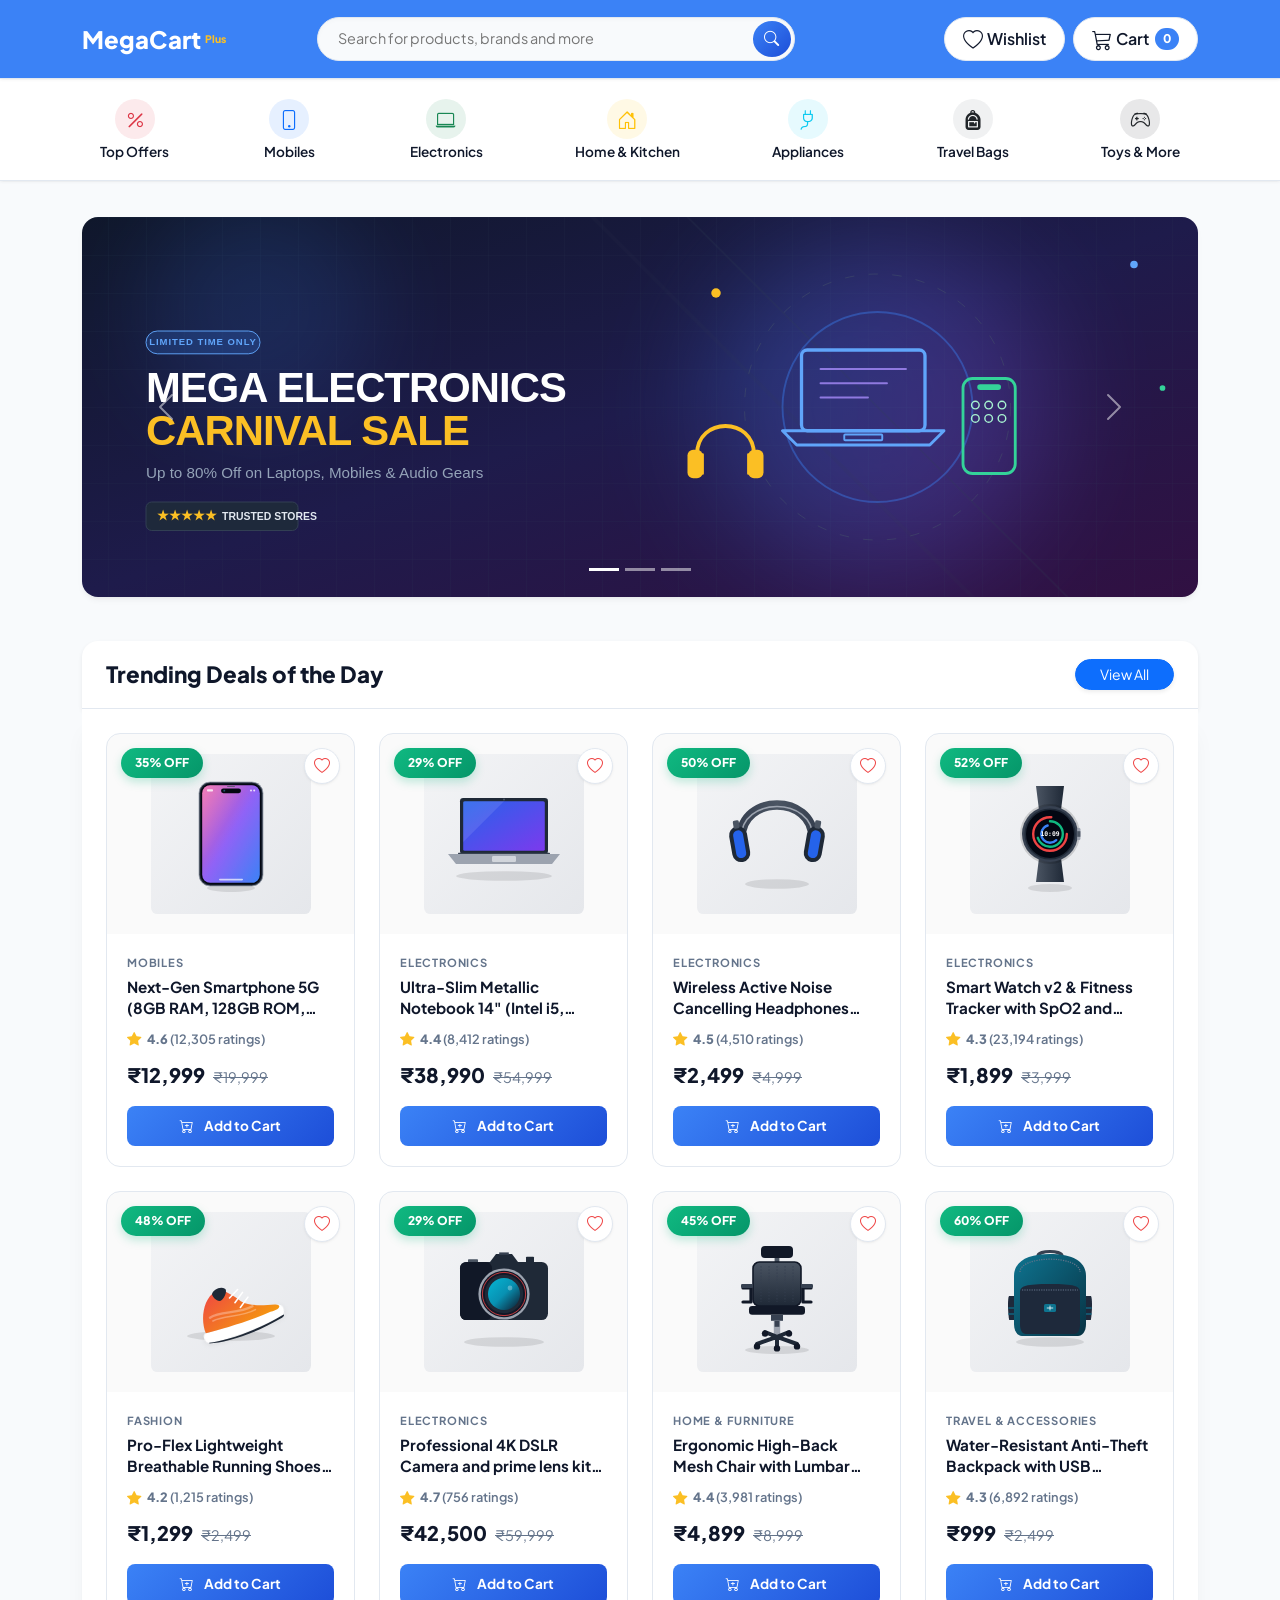
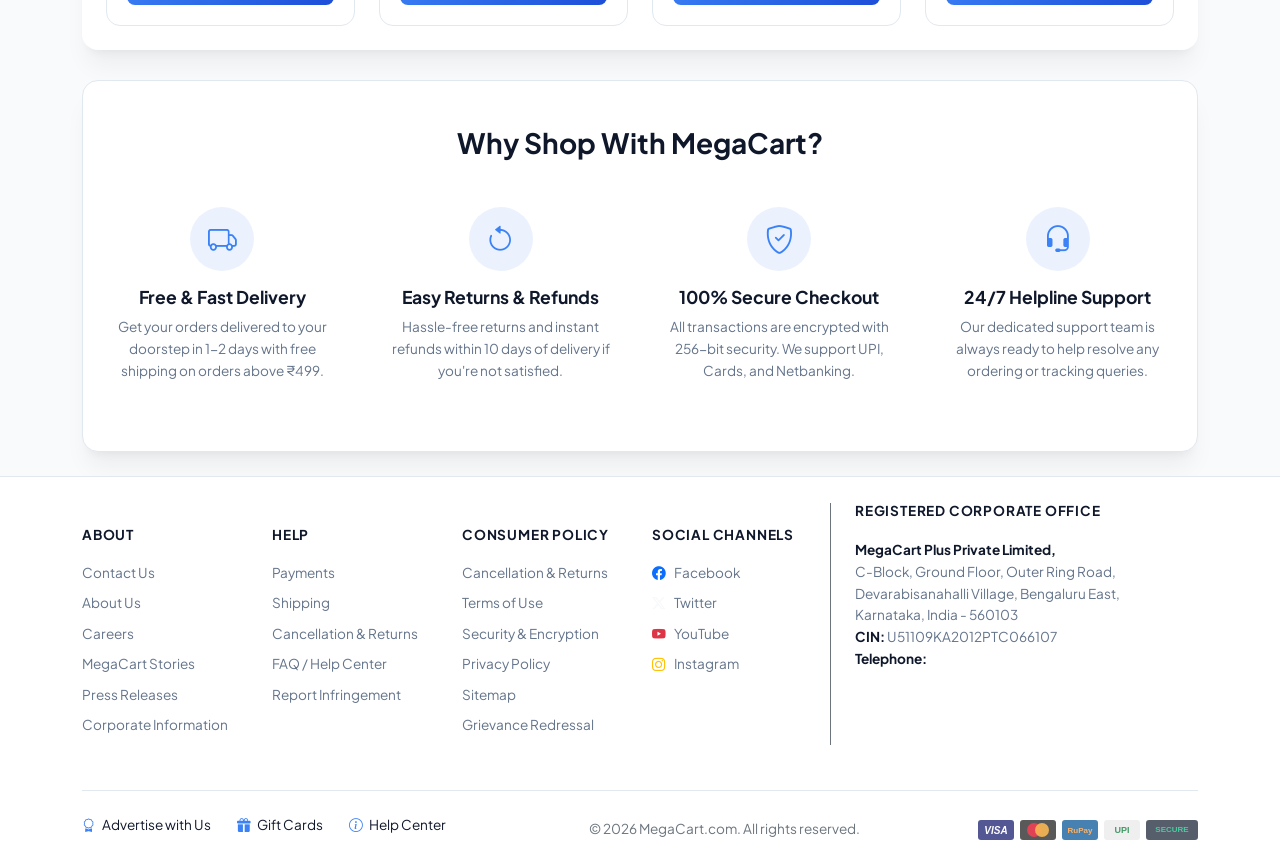
<file: index.html>
<!DOCTYPE html>
<html lang="en">
<head>
  <meta charset="UTF-8">
  <meta name="viewport" content="width=device-width, initial-scale=1.0">
  <title>MegaCart | India's Premium Shopping Destination</title>
  
  <!-- Bootstrap 5 CSS CDN -->
  <link href="https://cdn.jsdelivr.net/npm/bootstrap@5.3.2/dist/css/bootstrap.min.css" rel="stylesheet" integrity="sha384-T3c6CoIi6uLrA9TneNEoa7RxnatzjcDSCmG1MXxSR1GAsXEV/Dwwykc2MPK8M2HN" crossorigin="anonymous">
  
  <!-- Bootstrap Icons CDN -->
  <link href="https://cdn.jsdelivr.net/npm/bootstrap-icons@1.11.1/font/bootstrap-icons.css" rel="stylesheet">
  
  <!-- Custom CSS -->
  <link rel="stylesheet" href="style.css">
</head>
<body>

  <!-- ==========================================================================
       1. Header Section (Navbar)
       ========================================================================== -->
  <nav class="navbar navbar-expand-lg navbar-dark main-navbar sticky-top">
    <div class="container py-1">
      <!-- Brand Logo -->
      <a class="navbar-brand brand-logo" href="index.html">
        Mega<span>Cart</span><small class="fs-6 fw-light italic ms-1">Plus</small>
      </a>

      <!-- Mobile Toggle -->
      <button class="navbar-toggler border-0" type="button" data-bs-toggle="collapse" data-bs-target="#mainNavbarContent" aria-controls="mainNavbarContent" aria-expanded="false" aria-label="Toggle navigation">
        <span class="navbar-toggler-icon"></span>
      </button>

      <!-- Navbar Collapsible Area -->
      <div class="collapse navbar-collapse" id="mainNavbarContent">
        <!-- Search Bar (Takes maximum width on large screens) -->
        <div class="mx-lg-auto my-2 my-lg-0 col-12 col-lg-6">
          <form class="search-container" id="searchForm" onsubmit="event.preventDefault(); handleSearch();">
            <input class="search-input" type="search" placeholder="Search for products, brands and more" aria-label="Search" id="searchInput">
            <button class="search-btn" type="submit">
              <i class="bi bi-search"></i>
            </button>
          </form>
        </div>

        <!-- Right Side Nav Actions -->
        <ul class="navbar-nav align-items-lg-center ms-auto gap-2">
          <!-- Wishlist Icon Link -->
          <li class="nav-item my-1 my-lg-0">
            <a class="nav-link cart-btn text-center d-flex align-items-center justify-content-center py-2" href="#" id="navWishlistBtn" onclick="event.preventDefault(); showToast('Wishlist feature coming soon!', 'info');">
              <i class="bi bi-heart me-1 fs-5"></i>
              <span>Wishlist</span>
            </a>
          </li>
          <!-- Cart Icon Link -->
          <li class="nav-item my-1 my-lg-0">
            <a class="nav-link cart-btn text-center d-flex align-items-center justify-content-center py-2" href="cart.html">
              <i class="bi bi-cart3 me-1 fs-5"></i>
              <span>Cart</span>
              <span class="cart-badge" id="cartCountBadge">0</span>
            </a>
          </li>
        </ul>
      </div>
    </div>
  </nav>

  <!-- ==========================================================================
       2. Category Navbar
       ========================================================================== -->
  <div class="categories-bar py-2">
    <div class="container d-flex justify-content-lg-between align-items-center">
      <a href="top_offers.html" class="category-item">
        <div class="feature-icon-wrapper bg-danger bg-opacity-10 text-danger rounded-circle d-flex align-items-center justify-content-center mb-1 mx-auto" style="width: 40px; height: 40px;">
          <i class="bi bi-percent fs-5"></i>
        </div>
        Top Offers
      </a>
      <a href="mobiles.html" class="category-item">
        <div class="feature-icon-wrapper bg-primary bg-opacity-10 text-primary rounded-circle d-flex align-items-center justify-content-center mb-1 mx-auto" style="width: 40px; height: 40px;">
          <i class="bi bi-phone fs-5"></i>
        </div>
        Mobiles
      </a>
      <a href="electronics.html" class="category-item">
        <div class="feature-icon-wrapper bg-success bg-opacity-10 text-success rounded-circle d-flex align-items-center justify-content-center mb-1 mx-auto" style="width: 40px; height: 40px;">
          <i class="bi bi-laptop fs-5"></i>
        </div>
        Electronics
      </a>
      <a href="home_kitchen.html" class="category-item">
        <div class="feature-icon-wrapper bg-warning bg-opacity-10 text-warning rounded-circle d-flex align-items-center justify-content-center mb-1 mx-auto" style="width: 40px; height: 40px;">
          <i class="bi bi-house-door fs-5"></i>
        </div>
        Home & Kitchen
      </a>
      <a href="appliances.html" class="category-item">
        <div class="feature-icon-wrapper bg-info bg-opacity-10 text-info rounded-circle d-flex align-items-center justify-content-center mb-1 mx-auto" style="width: 40px; height: 40px;">
          <i class="bi bi-plug fs-5"></i>
        </div>
        Appliances
      </a>
      <a href="travel_bags.html" class="category-item">
        <div class="feature-icon-wrapper bg-secondary bg-opacity-10 text-dark rounded-circle d-flex align-items-center justify-content-center mb-1 mx-auto" style="width: 40px; height: 40px;">
          <i class="bi bi-backpack-fill fs-5"></i>
        </div>
        Travel Bags
      </a>
      <a href="toys.html" class="category-item">
        <div class="feature-icon-wrapper bg-dark bg-opacity-10 text-dark rounded-circle d-flex align-items-center justify-content-center mb-1 mx-auto" style="width: 40px; height: 40px;">
          <i class="bi bi-controller fs-5"></i>
        </div>
        Toys & More
      </a>
    </div>
  </div>

  <main class="container my-3">
    <!-- ==========================================================================
         3. Hero Section (Carousel Slider)
         ========================================================================== -->
    <section class="hero-section">
      <div id="heroPromoCarousel" class="carousel slide custom-carousel" data-bs-ride="carousel" data-bs-interval="4000">
        <!-- Indicators -->
        <div class="carousel-indicators">
          <button type="button" data-bs-target="#heroPromoCarousel" data-bs-slide-to="0" class="active" aria-current="true" aria-label="Slide 1"></button>
          <button type="button" data-bs-target="#heroPromoCarousel" data-bs-slide-to="1" aria-label="Slide 2"></button>
          <button type="button" data-bs-target="#heroPromoCarousel" data-bs-slide-to="2" aria-label="Slide 3"></button>
        </div>

        <!-- Slides -->
        <div class="carousel-inner">
          <!-- Slide 1 -->
          <div class="carousel-item active">
            <img src="images/banner_electronics.svg" class="d-block w-100" alt="Electronics Festival Banner">
          </div>
          <!-- Slide 2 -->
          <div class="carousel-item">
            <img src="images/banner_fashion.svg" class="d-block w-100" alt="Fashion Trends Banner">
          </div>
          <!-- Slide 3 -->
          <div class="carousel-item">
            <img src="images/banner_appliances.svg" class="d-block w-100" alt="Home Kitchen Appliances Banner">
          </div>
        </div>

        <!-- Prev/Next Controls -->
        <button class="carousel-control-prev" type="button" data-bs-target="#heroPromoCarousel" data-bs-slide="prev">
          <span class="carousel-control-prev-icon" aria-hidden="true"></span>
          <span class="visually-hidden">Previous</span>
        </button>
        <button class="carousel-control-next" type="button" data-bs-target="#heroPromoCarousel" data-bs-slide="next">
          <span class="carousel-control-next-icon" aria-hidden="true"></span>
          <span class="visually-hidden">Next</span>
        </button>
      </div>
    </section>

    <!-- ==========================================================================
         4. Features / Product Grid (Deals of the Day)
         ========================================================================== -->
    <section class="my-4" id="deals-grid">
      <!-- Section Title Header Bar -->
      <div class="section-title-bar d-flex justify-content-between align-items-center shadow-sm">
        <h2 class="section-title">Trending Deals of the Day</h2>
        <a href="top_offers.html" class="btn btn-primary btn-sm px-4 fw-600 rounded-pill shadow-sm">View All</a>
      </div>

      <!-- Products Grid -->
      <div class="products-wrapper">
        <div class="row g-4">
          
          <!-- Product 1: Smartphone -->
          <div class="col-12 col-sm-6 col-md-4 col-lg-3">
            <div class="product-card">
              <div class="discount-badge">35% OFF</div>
              <button class="wishlist-btn" onclick="toggleWishlist(this, 'Smartphone 5G')">
                <i class="bi bi-heart"></i>
              </button>
              <div class="card-img-container">
                <img src="images/product_phone.svg" alt="Next-Gen Smartphone 5G">
              </div>
              <div class="card-body-custom">
                <div class="product-category">Mobiles</div>
                <a href="product-detail.html?id=1" class="product-name">Next-Gen Smartphone 5G (8GB RAM, 128GB ROM, Octa-Core)</a>
                <div class="rating-container">
                  <span class="rating-star"><i class="bi bi-star-fill"></i></span>
                  <span class="rating-text"><strong>4.6</strong> (12,305 ratings)</span>
                </div>
                <div class="price-container">
                  <span class="current-price">₹12,999</span>
                  <span class="original-price">₹19,999</span>
                </div>
                <button class="add-cart-btn mt-auto" onclick="addToCart(1)">
                  <i class="bi bi-cart-plus me-1"></i> Add to Cart
                </button>
              </div>
            </div>
          </div>

          <!-- Product 2: Laptop -->
          <div class="col-12 col-sm-6 col-md-4 col-lg-3">
            <div class="product-card">
              <div class="discount-badge">29% OFF</div>
              <button class="wishlist-btn" onclick="toggleWishlist(this, 'Metallic Notebook 14')">
                <i class="bi bi-heart"></i>
              </button>
              <div class="card-img-container">
                <img src="images/product_laptop.svg" alt="Metallic Notebook 14">
              </div>
              <div class="card-body-custom">
                <div class="product-category">Electronics</div>
                <a href="product-detail.html?id=2" class="product-name">Ultra-Slim Metallic Notebook 14" (Intel i5, 16GB, 512GB SSD)</a>
                <div class="rating-container">
                  <span class="rating-star"><i class="bi bi-star-fill"></i></span>
                  <span class="rating-text"><strong>4.4</strong> (8,412 ratings)</span>
                </div>
                <div class="price-container">
                  <span class="current-price">₹38,990</span>
                  <span class="original-price">₹54,999</span>
                </div>
                <button class="add-cart-btn mt-auto" onclick="addToCart(2)">
                  <i class="bi bi-cart-plus me-1"></i> Add to Cart
                </button>
              </div>
            </div>
          </div>

          <!-- Product 3: Headphones -->
          <div class="col-12 col-sm-6 col-md-4 col-lg-3">
            <div class="product-card">
              <div class="discount-badge">50% OFF</div>
              <button class="wishlist-btn" onclick="toggleWishlist(this, 'Wireless Headphones')">
                <i class="bi bi-heart"></i>
              </button>
              <div class="card-img-container">
                <img src="images/product_headphones.svg" alt="Active Noise Cancelling Headphones">
              </div>
              <div class="card-body-custom">
                <div class="product-category">Electronics</div>
                <a href="product-detail.html?id=3" class="product-name">Wireless Active Noise Cancelling Headphones with 40H Playtime</a>
                <div class="rating-container">
                  <span class="rating-star"><i class="bi bi-star-fill"></i></span>
                  <span class="rating-text"><strong>4.5</strong> (4,510 ratings)</span>
                </div>
                <div class="price-container">
                  <span class="current-price">₹2,499</span>
                  <span class="original-price">₹4,999</span>
                </div>
                <button class="add-cart-btn mt-auto" onclick="addToCart(3)">
                  <i class="bi bi-cart-plus me-1"></i> Add to Cart
                </button>
              </div>
            </div>
          </div>

          <!-- Product 4: Smartwatch -->
          <div class="col-12 col-sm-6 col-md-4 col-lg-3">
            <div class="product-card">
              <div class="discount-badge">52% OFF</div>
              <button class="wishlist-btn" onclick="toggleWishlist(this, 'Smart Watch v2')">
                <i class="bi bi-heart"></i>
              </button>
              <div class="card-img-container">
                <img src="images/product_watch.svg" alt="Smart Watch v2">
              </div>
              <div class="card-body-custom">
                <div class="product-category">Electronics</div>
                <a href="product-detail.html?id=4" class="product-name">Smart Watch v2 & Fitness Tracker with SpO2 and Heart Rate Monitor</a>
                <div class="rating-container">
                  <span class="rating-star"><i class="bi bi-star-fill"></i></span>
                  <span class="rating-text"><strong>4.3</strong> (23,194 ratings)</span>
                </div>
                <div class="price-container">
                  <span class="current-price">₹1,899</span>
                  <span class="original-price">₹3,999</span>
                </div>
                <button class="add-cart-btn mt-auto" onclick="addToCart(4)">
                  <i class="bi bi-cart-plus me-1"></i> Add to Cart
                </button>
              </div>
            </div>
          </div>

          <!-- Product 5: Running Shoes -->
          <div class="col-12 col-sm-6 col-md-4 col-lg-3">
            <div class="product-card">
              <div class="discount-badge">48% OFF</div>
              <button class="wishlist-btn" onclick="toggleWishlist(this, 'Pro-Flex Running Shoes')">
                <i class="bi bi-heart"></i>
              </button>
              <div class="card-img-container">
                <img src="images/product_shoes.svg" alt="Pro-Flex Running Shoes">
              </div>
              <div class="card-body-custom">
                <div class="product-category">Fashion</div>
                <a href="product-detail.html?id=5" class="product-name">Pro-Flex Lightweight Breathable Running Shoes for Men</a>
                <div class="rating-container">
                  <span class="rating-star"><i class="bi bi-star-fill"></i></span>
                  <span class="rating-text"><strong>4.2</strong> (1,215 ratings)</span>
                </div>
                <div class="price-container">
                  <span class="current-price">₹1,299</span>
                  <span class="original-price">₹2,499</span>
                </div>
                <button class="add-cart-btn mt-auto" onclick="addToCart(5)">
                  <i class="bi bi-cart-plus me-1"></i> Add to Cart
                </button>
              </div>
            </div>
          </div>

          <!-- Product 6: DSLR Camera -->
          <div class="col-12 col-sm-6 col-md-4 col-lg-3">
            <div class="product-card">
              <div class="discount-badge">29% OFF</div>
              <button class="wishlist-btn" onclick="toggleWishlist(this, '4K DSLR Camera')">
                <i class="bi bi-heart"></i>
              </button>
              <div class="card-img-container">
                <img src="images/product_camera.svg" alt="4K DSLR Camera">
              </div>
              <div class="card-body-custom">
                <div class="product-category">Electronics</div>
                <a href="product-detail.html?id=6" class="product-name">Professional 4K DSLR Camera and prime lens kit (24.2 MP)</a>
                <div class="rating-container">
                  <span class="rating-star"><i class="bi bi-star-fill"></i></span>
                  <span class="rating-text"><strong>4.7</strong> (756 ratings)</span>
                </div>
                <div class="price-container">
                  <span class="current-price">₹42,500</span>
                  <span class="original-price">₹59,999</span>
                </div>
                <button class="add-cart-btn mt-auto" onclick="addToCart(6)">
                  <i class="bi bi-cart-plus me-1"></i> Add to Cart
                </button>
              </div>
            </div>
          </div>

          <!-- Product 7: Office Chair -->
          <div class="col-12 col-sm-6 col-md-4 col-lg-3">
            <div class="product-card">
              <div class="discount-badge">45% OFF</div>
              <button class="wishlist-btn" onclick="toggleWishlist(this, 'Ergonomic Office Chair')">
                <i class="bi bi-heart"></i>
              </button>
              <div class="card-img-container">
                <img src="images/product_chair.svg" alt="Ergonomic Office Chair">
              </div>
              <div class="card-body-custom">
                <div class="product-category">Home & Furniture</div>
                <a href="product-detail.html?id=7" class="product-name">Ergonomic High-Back Mesh Chair with Lumbar Support & Armrests</a>
                <div class="rating-container">
                  <span class="rating-star"><i class="bi bi-star-fill"></i></span>
                  <span class="rating-text"><strong>4.4</strong> (3,981 ratings)</span>
                </div>
                <div class="price-container">
                  <span class="current-price">₹4,899</span>
                  <span class="original-price">₹8,999</span>
                </div>
                <button class="add-cart-btn mt-auto" onclick="addToCart(7)">
                  <i class="bi bi-cart-plus me-1"></i> Add to Cart
                </button>
              </div>
            </div>
          </div>

          <!-- Product 8: Backpack -->
          <div class="col-12 col-sm-6 col-md-4 col-lg-3">
            <div class="product-card">
              <div class="discount-badge">60% OFF</div>
              <button class="wishlist-btn" onclick="toggleWishlist(this, 'Water-Resistant Backpack')">
                <i class="bi bi-heart"></i>
              </button>
              <div class="card-img-container">
                <img src="images/product_bag.svg" alt="Water-Resistant Backpack">
              </div>
              <div class="card-body-custom">
                <div class="product-category">Travel & Accessories</div>
                <a href="product-detail.html?id=8" class="product-name">Water-Resistant Anti-Theft Backpack with USB Charger Port</a>
                <div class="rating-container">
                  <span class="rating-star"><i class="bi bi-star-fill"></i></span>
                  <span class="rating-text"><strong>4.3</strong> (6,892 ratings)</span>
                </div>
                <div class="price-container">
                  <span class="current-price">₹999</span>
                  <span class="original-price">₹2,499</span>
                </div>
                <button class="add-cart-btn mt-auto" onclick="addToCart(8)">
                  <i class="bi bi-cart-plus me-1"></i> Add to Cart
                </button>
              </div>
            </div>
          </div>

        </div>
      </div>
    </section>

    <!-- ==========================================================================
         5. Features / Services Section
         ========================================================================== -->
    <section class="features-section my-4">
      <div class="container">
        <h3 class="text-center fw-bold mb-4" style="color: var(--text-dark);">Why Shop With MegaCart?</h3>
        <div class="row g-4 align-items-stretch">
          
          <!-- Feature 1: Free & Fast Delivery -->
          <div class="col-6 col-md-3">
            <div class="feature-card">
              <div class="feature-icon-wrapper">
                <i class="bi bi-truck"></i>
              </div>
              <h4 class="feature-title">Free &amp; Fast Delivery</h4>
              <p class="feature-desc">Get your orders delivered to your doorstep in 1-2 days with free shipping on orders above ₹499.</p>
            </div>
          </div>

          <!-- Feature 2: Easy Returns & Refunds -->
          <div class="col-6 col-md-3">
            <div class="feature-card">
              <div class="feature-icon-wrapper">
                <i class="bi bi-arrow-counterclockwise"></i>
              </div>
              <h4 class="feature-title">Easy Returns &amp; Refunds</h4>
              <p class="feature-desc">Hassle-free returns and instant refunds within 10 days of delivery if you're not satisfied.</p>
            </div>
          </div>

          <!-- Feature 3: 100% Secure Checkout -->
          <div class="col-6 col-md-3">
            <div class="feature-card">
              <div class="feature-icon-wrapper">
                <i class="bi bi-shield-check"></i>
              </div>
              <h4 class="feature-title">100% Secure Checkout</h4>
              <p class="feature-desc">All transactions are encrypted with 256-bit security. We support UPI, Cards, and Netbanking.</p>
            </div>
          </div>

          <!-- Feature 4: 24/7 Helpline Support -->
          <div class="col-6 col-md-3">
            <div class="feature-card">
              <div class="feature-icon-wrapper">
                <i class="bi bi-headset"></i>
              </div>
              <h4 class="feature-title">24/7 Helpline Support</h4>
              <p class="feature-desc">Our dedicated support team is always ready to help resolve any ordering or tracking queries.</p>
            </div>
          </div>

        </div>
      </div>
    </section>

  </main>

    
  <!-- ==========================================================================
       7. Footer Section
       ========================================================================== -->
  <footer class="main-footer">
    <div class="container">
      <div class="row g-4 mb-4">
        <!-- Col 1: About -->
        <div class="col-6 col-md-2">
          <h5 class="footer-heading">About</h5>
          <ul class="footer-links">
            <li><a href="#">Contact Us</a></li>
            <li><a href="#">About Us</a></li>
            <li><a href="#">Careers</a></li>
            <li><a href="#">MegaCart Stories</a></li>
            <li><a href="#">Press Releases</a></li>
            <li><a href="#">Corporate Information</a></li>
          </ul>
        </div>
        <!-- Col 2: Help -->
        <div class="col-6 col-md-2">
          <h5 class="footer-heading">Help</h5>
          <ul class="footer-links">
            <li><a href="#">Payments</a></li>
            <li><a href="#">Shipping</a></li>
            <li><a href="#">Cancellation &amp; Returns</a></li>
            <li><a href="#">FAQ / Help Center</a></li>
            <li><a href="#">Report Infringement</a></li>
          </ul>
        </div>
        <!-- Col 3: Consumer Policy -->
        <div class="col-6 col-md-2">
          <h5 class="footer-heading">Consumer Policy</h5>
          <ul class="footer-links">
            <li><a href="#">Cancellation &amp; Returns</a></li>
            <li><a href="#">Terms of Use</a></li>
            <li><a href="#">Security &amp; Encryption</a></li>
            <li><a href="#">Privacy Policy</a></li>
            <li><a href="#">Sitemap</a></li>
            <li><a href="#">Grievance Redressal</a></li>
          </ul>
        </div>
        <!-- Col 4: Social Media -->
        <div class="col-6 col-md-2">
          <h5 class="footer-heading">Social Channels</h5>
          <ul class="footer-links">
            <li><a href="#"><i class="bi bi-facebook me-2 text-primary"></i>Facebook</a></li>
            <li><a href="#"><i class="bi bi-twitter-x me-2 text-light"></i>Twitter</a></li>
            <li><a href="#"><i class="bi bi-youtube me-2 text-danger"></i>YouTube</a></li>
            <li><a href="#"><i class="bi bi-instagram me-2 text-warning"></i>Instagram</a></li>
          </ul>
        </div>
        <!-- Col 5: Mail Us / Address -->
        <div class="col-12 col-md-4 border-start border-secondary ps-md-4 mt-4 mt-md-0">
          <h5 class="footer-heading">Registered Corporate Office</h5>
          <p class="footer-address">
            <strong>MegaCart Plus Private Limited,</strong><br>
            C-Block, Ground Floor, Outer Ring Road,<br>
            Devarabisanahalli Village, Bengaluru East,<br>
            Karnataka, India - 560103<br>
            <strong>CIN:</strong> U51109KA2012PTC066107<br>
            <strong>Telephone:</strong> <a href="tel:044-45614700" class="text-white">044-45614700</a>
          </p>
        </div>
      </div>

      <!-- Footer Bottom Bar -->
      <div class="footer-bottom-bar d-flex flex-wrap justify-content-between align-items-center">
        <!-- Links -->
        <div class="footer-bottom-links mb-2 mb-md-0">
          <a href="#" class="footer-bottom-link"><i class="bi bi-award"></i>Advertise with Us</a>
          <a href="#" class="footer-bottom-link"><i class="bi bi-gift-fill"></i>Gift Cards</a>
          <a href="#" class="footer-bottom-link"><i class="bi bi-info-circle"></i>Help Center</a>
        </div>
        <!-- Copyright -->
        <div class="mb-2 mb-md-0">
          <span class="text-secondary">&copy; 2026 MegaCart.com. All rights reserved.</span>
        </div>
        <!-- Secure Payments Illustration SVG -->
        <div class="payment-methods">
          <svg width="220" height="24" viewBox="0 0 220 24" fill="none" xmlns="http://www.w3.org/2000/svg" class="opacity-75">
            <!-- Visa -->
            <rect x="0" y="2" width="36" height="20" rx="3" fill="#1A1F71" />
            <text x="18" y="16" fill="#FFF" font-family="sans-serif" font-weight="bold" font-style="italic" font-size="10" text-anchor="middle">VISA</text>
            <!-- Mastercard -->
            <rect x="42" y="2" width="36" height="20" rx="3" fill="#222" />
            <circle cx="56" cy="12" r="7" fill="#EB001B" opacity="0.9" />
            <circle cx="64" cy="12" r="7" fill="#F79E1B" opacity="0.9" />
            <!-- Rupay -->
            <rect x="84" y="2" width="36" height="20" rx="3" fill="#095797" />
            <text x="102" y="15" fill="#FF9933" font-family="sans-serif" font-weight="bold" font-size="8" text-anchor="middle">RuPay</text>
            <!-- UPI -->
            <rect x="126" y="2" width="36" height="20" rx="3" fill="#EAEAEA" />
            <text x="144" y="15" fill="#097939" font-family="sans-serif" font-weight="900" font-size="9" text-anchor="middle">UPI</text>
            <!-- Secure Shield -->
            <rect x="168" y="2" width="52" height="20" rx="3" fill="#1E293B" />
            <text x="194" y="14" fill="#10B981" font-family="sans-serif" font-weight="bold" font-size="8" text-anchor="middle">SECURE</text>
          </svg>
        </div>
      </div>
    </div>
  </footer>

  <!-- Toast Notification Container for interactive feedbacks -->
  <div class="position-fixed bottom-0 end-0 p-3" style="z-index: 1100;">
    <div id="cartToast" class="toast align-items-center text-white bg-success border-0" role="alert" aria-live="assertive" aria-atomic="true">
      <div class="d-flex">
        <div class="toast-body d-flex align-items-center">
          <i class="bi bi-check-circle-fill me-2 fs-5"></i>
          <span id="toastMessage">Product added to cart successfully!</span>
        </div>
        <button type="button" class="btn-close btn-close-white me-2 m-auto" data-bs-dismiss="toast" aria-label="Close"></button>
      </div>
    </div>
  </div>

  <!-- ==========================================================================
       Interactive Javascript Link
       ========================================================================== -->
  <!-- Bootstrap 5 JS Bundle CDN (Includes Popper) -->
  <script src="https://cdn.jsdelivr.net/npm/bootstrap@5.3.2/dist/js/bootstrap.bundle.min.js" integrity="sha384-C6RzsynM9kWDrMNeT87bh95OGNyZPhcTNXj1NW7RuBCsyN/o0jlpcV8Qyq46cDfL" crossorigin="anonymous"></script>
  
  <!-- Custom JS -->
  <script src="script.js"></script>
</body>
</html>
</file>
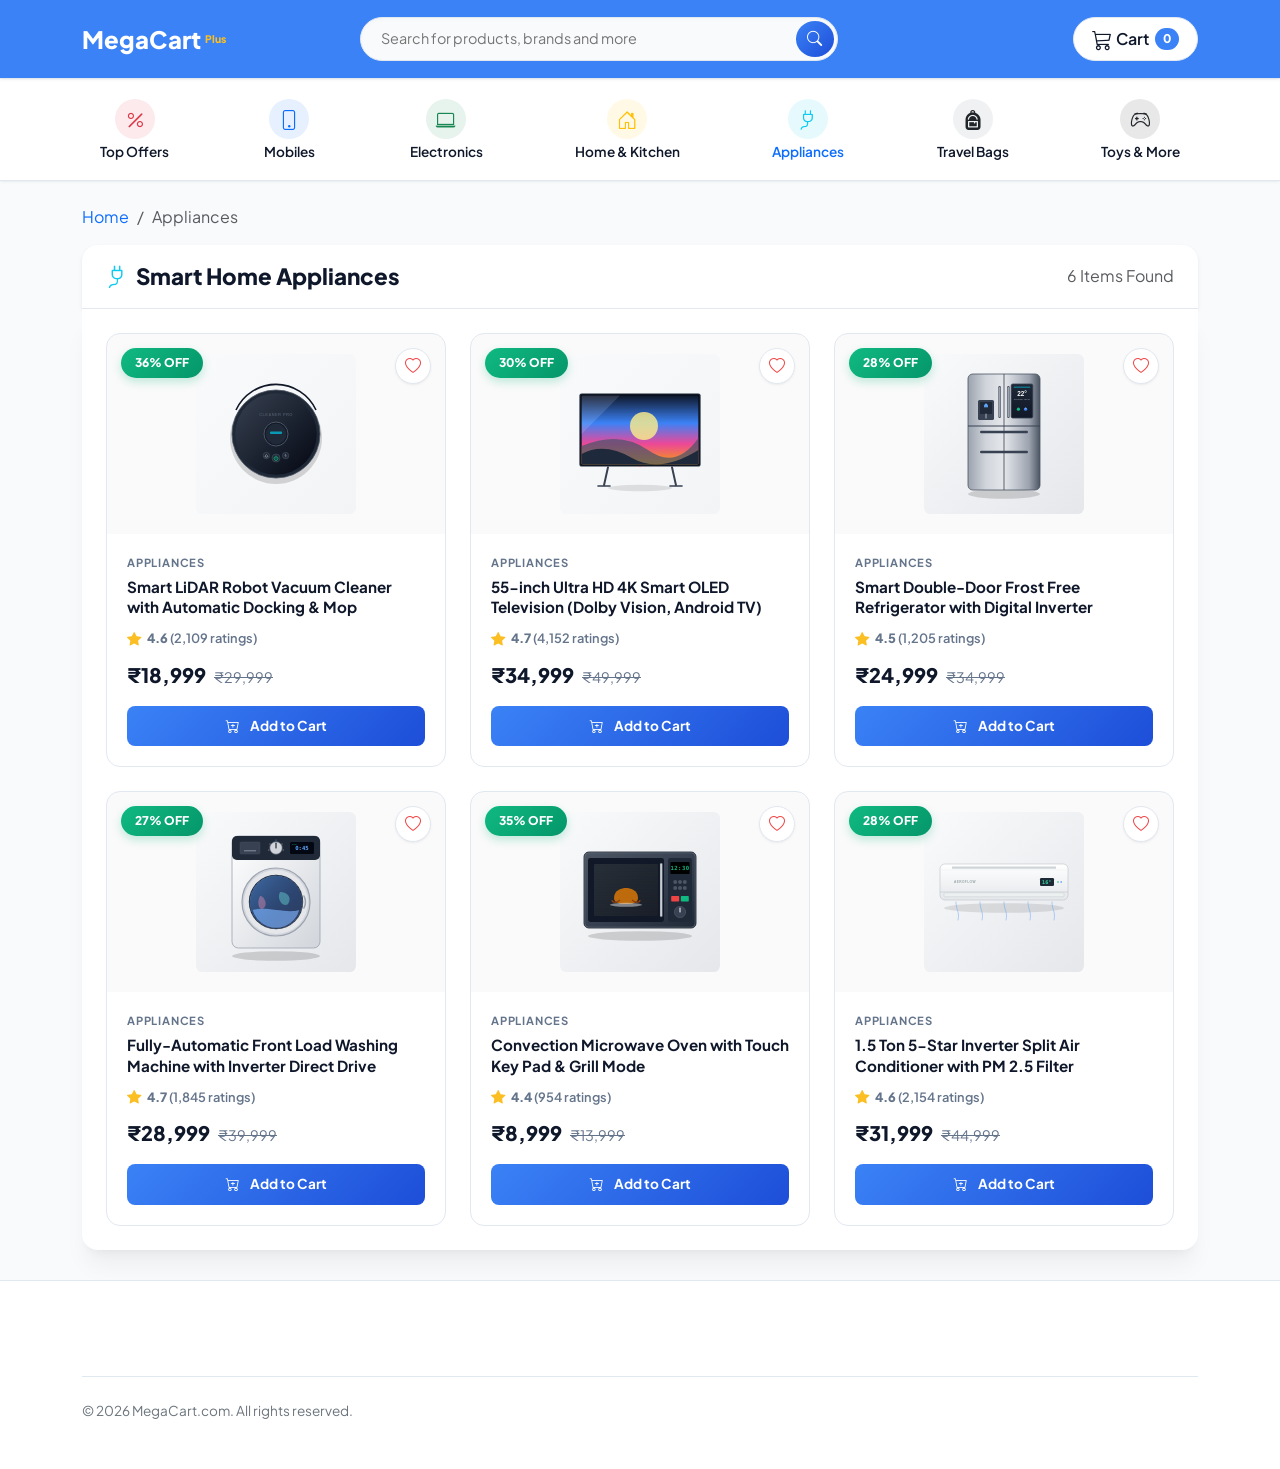
<file: appliances.html>
<!DOCTYPE html>
<html lang="en">
<head>
  <meta charset="UTF-8">
  <meta name="viewport" content="width=device-width, initial-scale=1.0">
  <title>Appliances | MegaCart Plus</title>
  
  <!-- Bootstrap 5 CSS CDN -->
  <link href="https://cdn.jsdelivr.net/npm/bootstrap@5.3.2/dist/css/bootstrap.min.css" rel="stylesheet" integrity="sha384-T3c6CoIi6uLrA9TneNEoa7RxnatzjcDSCmG1MXxSR1GAsXEV/Dwwykc2MPK8M2HN" crossorigin="anonymous">
  <!-- Bootstrap Icons CDN -->
  <link href="https://cdn.jsdelivr.net/npm/bootstrap-icons@1.11.1/font/bootstrap-icons.css" rel="stylesheet">
  <!-- Custom CSS -->
  <link rel="stylesheet" href="style.css">
</head>
<body>

  <!-- Header Section -->
  <nav class="navbar navbar-expand-lg navbar-dark main-navbar sticky-top">
    <div class="container py-1">
      <a class="navbar-brand brand-logo" href="index.html">
        Mega<span>Cart</span><small class="fs-6 fw-light italic ms-1">Plus</small>
      </a>
      <button class="navbar-toggler border-0" type="button" data-bs-toggle="collapse" data-bs-target="#mainNavbarContent" aria-controls="mainNavbarContent" aria-expanded="false" aria-label="Toggle navigation">
        <span class="navbar-toggler-icon"></span>
      </button>
      <div class="collapse navbar-collapse" id="mainNavbarContent">
        <div class="mx-lg-auto my-2 my-lg-0 col-12 col-lg-6">
          <form class="search-container" id="searchForm" onsubmit="event.preventDefault(); handleSearch();">
            <input class="search-input" type="search" placeholder="Search for products, brands and more" aria-label="Search" id="searchInput">
            <button class="search-btn" type="submit"><i class="bi bi-search"></i></button>
          </form>
        </div>
        <ul class="navbar-nav align-items-lg-center ms-auto">
          <li class="nav-item my-1 my-lg-0">
            <a class="nav-link cart-btn text-center d-flex align-items-center justify-content-center py-2" href="cart.html">
              <i class="bi bi-cart3 me-1 fs-5"></i>
              <span>Cart</span>
              <span class="cart-badge" id="cartCountBadge">0</span>
            </a>
          </li>
        </ul>
      </div>
    </div>
  </nav>

  <!-- Category Navbar -->
  <div class="categories-bar py-2">
    <div class="container d-flex justify-content-lg-between align-items-center">
      <a href="top_offers.html" class="category-item">
        <div class="feature-icon-wrapper bg-danger bg-opacity-10 text-danger rounded-circle d-flex align-items-center justify-content-center mb-1 mx-auto" style="width: 40px; height: 40px;"><i class="bi bi-percent fs-5"></i></div>Top Offers
      </a>
      <a href="mobiles.html" class="category-item">
        <div class="feature-icon-wrapper bg-primary bg-opacity-10 text-primary rounded-circle d-flex align-items-center justify-content-center mb-1 mx-auto" style="width: 40px; height: 40px;"><i class="bi bi-phone fs-5"></i></div>Mobiles
      </a>
      <a href="electronics.html" class="category-item">
        <div class="feature-icon-wrapper bg-success bg-opacity-10 text-success rounded-circle d-flex align-items-center justify-content-center mb-1 mx-auto" style="width: 40px; height: 40px;"><i class="bi bi-laptop fs-5"></i></div>Electronics
      </a>
      <a href="home_kitchen.html" class="category-item">
        <div class="feature-icon-wrapper bg-warning bg-opacity-10 text-warning rounded-circle d-flex align-items-center justify-content-center mb-1 mx-auto" style="width: 40px; height: 40px;"><i class="bi bi-house-door fs-5"></i></div>Home & Kitchen
      </a>
      <a href="appliances.html" class="category-item active text-primary">
        <div class="feature-icon-wrapper bg-info bg-opacity-10 text-info rounded-circle d-flex align-items-center justify-content-center mb-1 mx-auto" style="width: 40px; height: 40px;"><i class="bi bi-plug fs-5"></i></div>Appliances
      </a>
      <a href="travel_bags.html" class="category-item">
        <div class="feature-icon-wrapper bg-secondary bg-opacity-10 text-dark rounded-circle d-flex align-items-center justify-content-center mb-1 mx-auto" style="width: 40px; height: 40px;"><i class="bi bi-backpack-fill fs-5"></i></div>Travel Bags
      </a>
      <a href="toys.html" class="category-item">
        <div class="feature-icon-wrapper bg-dark bg-opacity-10 text-dark rounded-circle d-flex align-items-center justify-content-center mb-1 mx-auto" style="width: 40px; height: 40px;"><i class="bi bi-controller fs-5"></i></div>Toys & More
      </a>
    </div>
  </div>

  <main class="container my-4">
    <!-- Breadcrumbs -->
    <nav aria-label="breadcrumb">
      <ol class="breadcrumb">
        <li class="breadcrumb-item"><a href="index.html" class="text-decoration-none">Home</a></li>
        <li class="breadcrumb-item active" aria-current="page">Appliances</li>
      </ol>
    </nav>

    <!-- Content Title -->
    <div class="section-title-bar d-flex justify-content-between align-items-center shadow-sm">
      <h2 class="section-title"><i class="bi bi-plug me-2 text-info"></i>Smart Home Appliances</h2>
      <span class="text-muted fs-6">6 Items Found</span>
    </div>

    <!-- Products Wrapper -->
    <div class="products-wrapper">
      <div class="row g-4">
        
        <!-- Product 1: Vacuum -->
        <div class="col-12 col-sm-6 col-md-4 ">
          <div class="product-card">
            <div class="discount-badge">36% OFF</div>
            <button class="wishlist-btn" onclick="toggleWishlist(this, 'Robot Vacuum Cleaner')"><i class="bi bi-heart"></i></button>
            <div class="card-img-container"><img src="images/product_vacuum.svg" alt="Robot Vacuum Cleaner"></div>
            <div class="card-body-custom">
              <div class="product-category">Appliances</div>
              <a href="product-detail.html?id=13" class="product-name">Smart LiDAR Robot Vacuum Cleaner with Automatic Docking &amp; Mop</a>
              <div class="rating-container">
                <span class="rating-star"><i class="bi bi-star-fill"></i></span>
                <span class="rating-text"><strong>4.6</strong> (2,109 ratings)</span>
              </div>
              <div class="price-container">
                <span class="current-price">₹18,999</span>
                <span class="original-price">₹29,999</span>
              </div>
              <button class="add-cart-btn mt-auto" onclick="addToCart(13)"><i class="bi bi-cart-plus me-1"></i> Add to Cart</button>
            </div>
          </div>
        </div>

        <!-- Product 2: Smart TV -->
        <div class="col-12 col-sm-6 col-md-4">
          <div class="product-card">
            <div class="discount-badge">30% OFF</div>
            <button class="wishlist-btn" onclick="toggleWishlist(this, 'Smart OLED TV')"><i class="bi bi-heart"></i></button>
            <div class="card-img-container"><img src="images/product_tv.svg" alt="Smart OLED TV"></div>
            <div class="card-body-custom">
              <div class="product-category">Appliances</div>
              <a href="product-detail.html?id=14" class="product-name">55-inch Ultra HD 4K Smart OLED Television (Dolby Vision, Android TV)</a>
              <div class="rating-container">
                <span class="rating-star"><i class="bi bi-star-fill"></i></span>
                <span class="rating-text"><strong>4.7</strong> (4,152 ratings)</span>
              </div>
              <div class="price-container">
                <span class="current-price">₹34,999</span>
                <span class="original-price">₹49,999</span>
              </div>
              <button class="add-cart-btn mt-auto" onclick="addToCart(14)"><i class="bi bi-cart-plus me-1"></i> Add to Cart</button>
            </div>
          </div>
        </div>

        <!-- Product 3: Refrigerator -->
        <div class="col-12 col-sm-6 col-md-4 ">
          <div class="product-card">
            <div class="discount-badge">28% OFF</div>
            <button class="wishlist-btn" onclick="toggleWishlist(this, 'Double-Door Refrigerator')"><i class="bi bi-heart"></i></button>
            <div class="card-img-container"><img src="images/product_refrigerator.svg" alt="Double-Door Refrigerator"></div>
            <div class="card-body-custom">
              <div class="product-category">Appliances</div>
              <a href="product-detail.html?id=20" class="product-name">Smart Double-Door Frost Free Refrigerator with Digital Inverter</a>
              <div class="rating-container">
                <span class="rating-star"><i class="bi bi-star-fill"></i></span>
                <span class="rating-text"><strong>4.5</strong> (1,205 ratings)</span>
              </div>
              <div class="price-container">
                <span class="current-price">₹24,999</span>
                <span class="original-price">₹34,999</span>
              </div>
              <button class="add-cart-btn mt-auto" onclick="addToCart(20)"><i class="bi bi-cart-plus me-1"></i> Add to Cart</button>
            </div>
          </div>
        </div>

        <!-- Product 4: Washing Machine -->
        <div class="col-12 col-sm-6 col-md-4 ">
          <div class="product-card">
            <div class="discount-badge">27% OFF</div>
            <button class="wishlist-btn" onclick="toggleWishlist(this, 'Front Load Washing Machine')"><i class="bi bi-heart"></i></button>
            <div class="card-img-container"><img src="images/product_washing_machine.svg" alt="Front Load Washing Machine"></div>
            <div class="card-body-custom">
              <div class="product-category">Appliances</div>
              <a href="product-detail.html?id=21" class="product-name">Fully-Automatic Front Load Washing Machine with Inverter Direct Drive</a>
              <div class="rating-container">
                <span class="rating-star"><i class="bi bi-star-fill"></i></span>
                <span class="rating-text"><strong>4.7</strong> (1,845 ratings)</span>
              </div>
              <div class="price-container">
                <span class="current-price">₹28,999</span>
                <span class="original-price">₹39,999</span>
              </div>
              <button class="add-cart-btn mt-auto" onclick="addToCart(21)"><i class="bi bi-cart-plus me-1"></i> Add to Cart</button>
            </div>
          </div>
        </div>

        <!-- Product 5: Microwave -->
        <div class="col-12 col-sm-6 col-md-4 ">
          <div class="product-card">
            <div class="discount-badge">35% OFF</div>
            <button class="wishlist-btn" onclick="toggleWishlist(this, 'Microwave Oven')"><i class="bi bi-heart"></i></button>
            <div class="card-img-container"><img src="images/product_microwave.svg" alt="Microwave Oven"></div>
            <div class="card-body-custom">
              <div class="product-category">Appliances</div>
              <a href="product-detail.html?id=22" class="product-name">Convection Microwave Oven with Touch Key Pad &amp; Grill Mode</a>
              <div class="rating-container">
                <span class="rating-star"><i class="bi bi-star-fill"></i></span>
                <span class="rating-text"><strong>4.4</strong> (954 ratings)</span>
              </div>
              <div class="price-container">
                <span class="current-price">₹8,999</span>
                <span class="original-price">₹13,999</span>
              </div>
              <button class="add-cart-btn mt-auto" onclick="addToCart(22)"><i class="bi bi-cart-plus me-1"></i> Add to Cart</button>
            </div>
          </div>
        </div>

        <!-- Product 6: AC -->
        <div class="col-12 col-sm-6 col-md-4 ">
          <div class="product-card">
            <div class="discount-badge">28% OFF</div>
            <button class="wishlist-btn" onclick="toggleWishlist(this, 'Split Air Conditioner')"><i class="bi bi-heart"></i></button>
            <div class="card-img-container"><img src="images/product_air_conditioner.svg" alt="Split Air Conditioner"></div>
            <div class="card-body-custom">
              <div class="product-category">Appliances</div>
              <a href="product-detail.html?id=23" class="product-name">1.5 Ton 5-Star Inverter Split Air Conditioner with PM 2.5 Filter</a>
              <div class="rating-container">
                <span class="rating-star"><i class="bi bi-star-fill"></i></span>
                <span class="rating-text"><strong>4.6</strong> (2,154 ratings)</span>
              </div>
              <div class="price-container">
                <span class="current-price">₹31,999</span>
                <span class="original-price">₹44,999</span>
              </div>
              <button class="add-cart-btn mt-auto" onclick="addToCart(23)"><i class="bi bi-cart-plus me-1"></i> Add to Cart</button>
            </div>
          </div>
        </div>

      </div>
    </div>
  </main>

  <!-- Footer Section -->
  <footer class="main-footer">
    <div class="container pb-4">
      <div class="footer-bottom-bar d-flex flex-wrap justify-content-between align-items-center">
        <div><span class="text-secondary">&copy; 2026 MegaCart.com. All rights reserved.</span></div>
      </div>
    </div>
  </footer>

  <!-- Toast Notification -->
  <div class="position-fixed bottom-0 end-0 p-3" style="z-index: 1100;">
    <div id="cartToast" class="toast align-items-center text-white bg-success border-0" role="alert"><div class="d-flex"><div class="toast-body"><span id="toastMessage"></span></div><button type="button" class="btn-close btn-close-white me-2 m-auto" data-bs-dismiss="toast"></button></div></div>
  </div>

  <script src="https://cdn.jsdelivr.net/npm/bootstrap@5.3.2/dist/js/bootstrap.bundle.min.js"></script>
  <script src="script.js"></script>
</body>
</html>
</file>
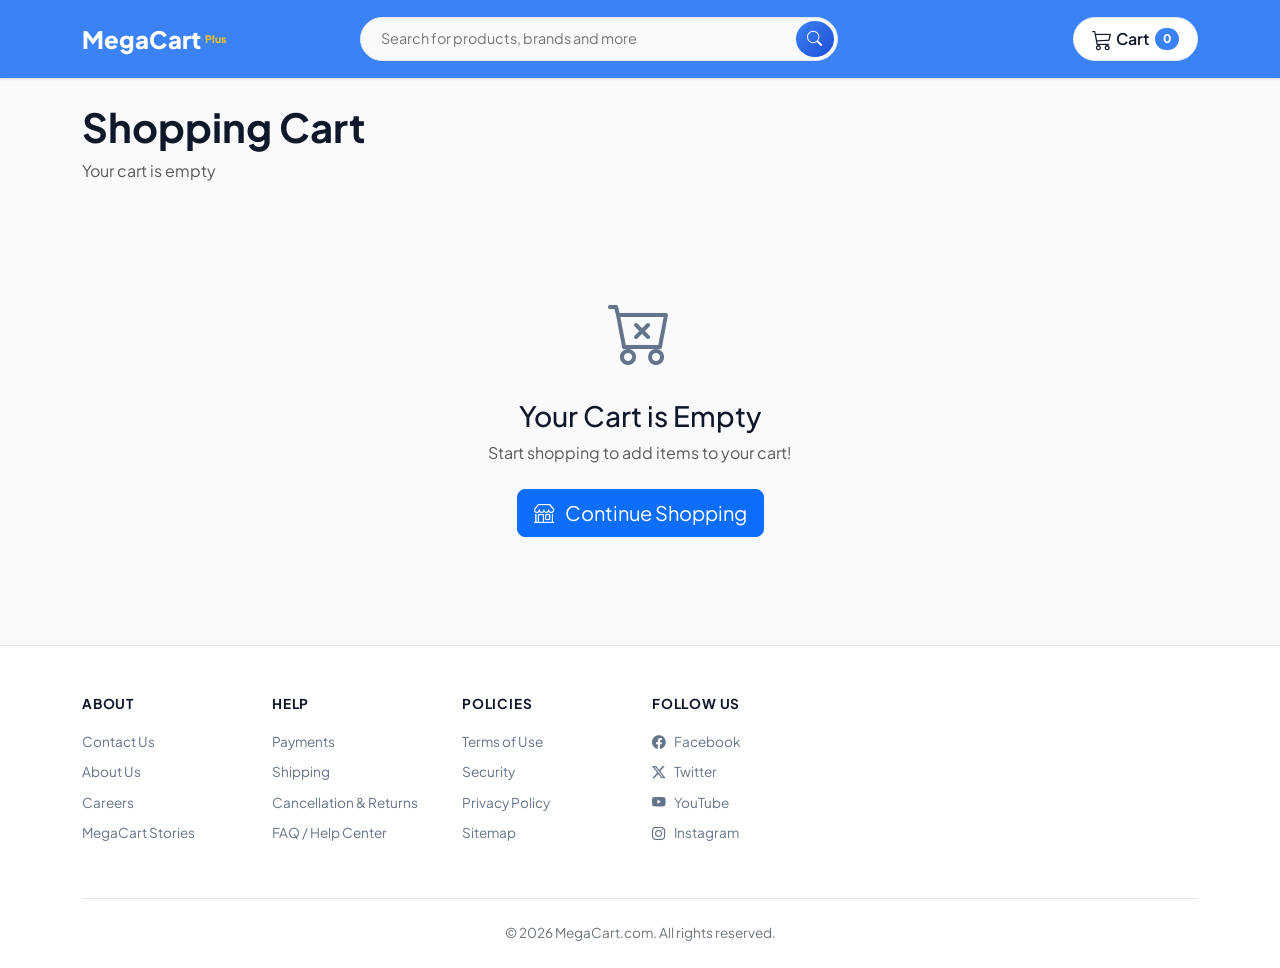
<file: cart.html>
<!DOCTYPE html>
<html lang="en">
<head>
  <meta charset="UTF-8">
  <meta name="viewport" content="width=device-width, initial-scale=1.0">
  <title>Shopping Cart | MegaCart</title>
  
  <!-- Bootstrap 5 CSS CDN -->
  <link href="https://cdn.jsdelivr.net/npm/bootstrap@5.3.2/dist/css/bootstrap.min.css" rel="stylesheet" integrity="sha384-T3c6CoIi6uLrA9TneNEoa7RxnatzjcDSCmG1MXxSR1GAsXEV/Dwwykc2MPK8M2HN" crossorigin="anonymous">
  
  <!-- Bootstrap Icons CDN -->
  <link href="https://cdn.jsdelivr.net/npm/bootstrap-icons@1.11.1/font/bootstrap-icons.css" rel="stylesheet">
  
  <!-- Custom CSS -->
  <link rel="stylesheet" href="style.css">
  <style>
    .cart-item {
      display: flex;
      gap: 20px;
      padding: 20px;
      border: 1px solid var(--border-color);
      border-radius: 8px;
      background-color: #fff;
      margin-bottom: 16px;
      transition: var(--transition-smooth);
    }

    .cart-item:hover {
      box-shadow: var(--shadow-md);
    }

    .cart-item-image {
      width: 120px;
      height: 120px;
      background-color: #f5f5f5;
      border-radius: 8px;
      display: flex;
      align-items: center;
      justify-content: center;
      flex-shrink: 0;
      overflow: hidden;
    }

    .cart-item-image img {
      max-width: 100%;
      max-height: 100%;
      object-fit: contain;
    }

    .cart-item-details {
      flex: 1;
      display: flex;
      flex-direction: column;
    }

    .cart-item-name {
      font-weight: 600;
      color: var(--text-dark);
      margin-bottom: 8px;
      text-decoration: none;
      transition: var(--transition-fast);
    }

    .cart-item-name:hover {
      color: var(--primary-blue);
    }

    .cart-item-category {
      font-size: 0.85rem;
      color: var(--text-muted);
      margin-bottom: 8px;
      text-transform: uppercase;
    }

    .cart-item-price {
      font-size: 1.15rem;
      font-weight: 700;
      color: var(--text-dark);
    }

    .cart-item-actions {
      display: flex;
      align-items: center;
      gap: 12px;
      margin-left: auto;
      flex-direction: column;
    }

    .quantity-control {
      display: flex;
      align-items: center;
      border: 1px solid var(--border-color);
      border-radius: 4px;
    }

    .quantity-control button {
      background: none;
      border: none;
      padding: 6px 10px;
      color: var(--primary-blue);
      cursor: pointer;
      font-weight: bold;
      transition: var(--transition-fast);
    }

    .quantity-control button:hover {
      background-color: #f5f5f5;
    }

    .quantity-control input {
      border: none;
      width: 40px;
      text-align: center;
      font-weight: 600;
      padding: 6px;
    }

    .btn-remove {
      color: #ef4444;
      background: none;
      border: none;
      padding: 6px 12px;
      cursor: pointer;
      font-size: 0.9rem;
      transition: var(--transition-fast);
    }

    .btn-remove:hover {
      background-color: rgba(239, 68, 68, 0.1);
      border-radius: 4px;
    }

    .cart-summary {
      background-color: #fff;
      border: 1px solid var(--border-color);
      border-radius: 8px;
      padding: 24px;
      position: sticky;
      top: 100px;
    }

    .summary-row {
      display: flex;
      justify-content: space-between;
      margin-bottom: 12px;
      padding-bottom: 12px;
      border-bottom: 1px solid var(--border-color);
    }

    .summary-row:last-child {
      border-bottom: none;
      margin-bottom: 0;
      padding-bottom: 0;
    }

    .summary-total {
      display: flex;
      justify-content: space-between;
      font-size: 1.2rem;
      font-weight: 700;
      color: var(--text-dark);
      margin-top: 16px;
      padding-top: 16px;
      border-top: 2px solid var(--border-color);
    }

    .btn-checkout {
      width: 100%;
      background-color: var(--primary-blue);
      color: white;
      padding: 14px;
      border: none;
      border-radius: 6px;
      font-weight: 600;
      font-size: 1rem;
      margin-top: 20px;
      cursor: pointer;
      transition: var(--transition-smooth);
    }

    .btn-checkout:hover {
      background-color: var(--primary-blue-hover);
      transform: translateY(-2px);
      box-shadow: var(--shadow-lg);
    }

    .btn-continue-shopping {
      width: 100%;
      background-color: transparent;
      color: var(--primary-blue);
      padding: 12px;
      border: 2px solid var(--primary-blue);
      border-radius: 6px;
      font-weight: 600;
      margin-top: 12px;
      cursor: pointer;
      transition: var(--transition-smooth);
    }

    .btn-continue-shopping:hover {
      background-color: rgba(26, 86, 219, 0.05);
    }

    .empty-cart {
      text-align: center;
      padding: 60px 20px;
    }

    .empty-cart-icon {
      font-size: 4rem;
      color: var(--text-muted);
      margin-bottom: 20px;
    }

    .savings-badge {
      background-color: #10b981;
      color: white;
      padding: 8px 12px;
      border-radius: 4px;
      font-weight: 600;
      font-size: 0.85rem;
    }

    @media (max-width: 768px) {
      .cart-summary {
        position: relative;
        top: auto;
        margin-top: 24px;
      }

      .cart-item {
        flex-direction: column;
      }

      .cart-item-image {
        width: 100%;
        height: 150px;
      }

      .cart-item-actions {
        margin-left: 0;
        flex-direction: row;
        justify-content: space-between;
        align-items: center;
      }
    }
  </style>
</head>
<body>

  <!-- ==========================================================================
       Header & Navigation
       ========================================================================== -->
  <nav class="navbar navbar-expand-lg navbar-dark main-navbar sticky-top">
    <div class="container py-1">
      <a class="navbar-brand brand-logo" href="index.html">
        Mega<span>Cart</span><small class="fs-6 fw-light italic ms-1">Plus</small>
      </a>

      <button class="navbar-toggler border-0" type="button" data-bs-toggle="collapse" data-bs-target="#mainNavbarContent">
        <span class="navbar-toggler-icon"></span>
      </button>

      <div class="collapse navbar-collapse" id="mainNavbarContent">
        <div class="mx-lg-auto my-2 my-lg-0 col-12 col-lg-6">
          <form class="search-container" id="searchForm" onsubmit="event.preventDefault(); handleSearch();">
            <input class="search-input" type="search" placeholder="Search for products, brands and more" id="searchInput">
            <button class="search-btn" type="submit">
              <i class="bi bi-search"></i>
            </button>
          </form>
        </div>

        <ul class="navbar-nav align-items-lg-center ms-auto">
          <li class="nav-item my-1 my-lg-0">
            <a class="nav-link cart-btn text-center d-flex align-items-center justify-content-center py-2" href="cart.html">
              <i class="bi bi-cart3 me-1 fs-5"></i>
              <span>Cart</span>
              <span class="cart-badge" id="cartCountBadge">0</span>
            </a>
          </li>
        </ul>
      </div>
    </div>
  </nav>

  <!-- Main Content -->
  <main class="container my-4">
    <div class="row mb-4">
      <div class="col-12">
        <h1 class="fw-bold mb-2">Shopping Cart</h1>
        <p class="text-muted" id="cartItemsInfo">Your cart is empty</p>
      </div>
    </div>

    <div class="row" id="cartContent">
      <div class="col-12">
        <div class="empty-cart">
          <div class="empty-cart-icon">
            <i class="bi bi-cart-x"></i>
          </div>
          <h3 class="mb-2">Your Cart is Empty</h3>
          <p class="text-muted mb-4">Start shopping to add items to your cart!</p>
          <a href="index.html" class="btn btn-primary btn-lg">
            <i class="bi bi-shop me-2"></i> Continue Shopping
          </a>
        </div>
      </div>
    </div>
  </main>

  <!-- Toast Notification -->
  <div class="position-fixed bottom-0 end-0 p-3" style="z-index: 1100;">
    <div id="cartToast" class="toast align-items-center text-white bg-success border-0" role="alert" aria-live="assertive" aria-atomic="true">
      <div class="d-flex">
        <div class="toast-body d-flex align-items-center">
          <i class="bi bi-check-circle-fill me-2 fs-5"></i>
          <span id="toastMessage">Product updated!</span>
        </div>
        <button type="button" class="btn-close btn-close-white me-2 m-auto" data-bs-dismiss="toast"></button>
      </div>
    </div>
  </div>

  <!-- Footer -->
  <footer class="main-footer mt-5">
    <div class="container">
      <div class="row g-4 mb-4">
        <div class="col-6 col-md-2">
          <h5 class="footer-heading">About</h5>
          <ul class="footer-links">
            <li><a href="#">Contact Us</a></li>
            <li><a href="#">About Us</a></li>
            <li><a href="#">Careers</a></li>
            <li><a href="#">MegaCart Stories</a></li>
          </ul>
        </div>
        <div class="col-6 col-md-2">
          <h5 class="footer-heading">Help</h5>
          <ul class="footer-links">
            <li><a href="#">Payments</a></li>
            <li><a href="#">Shipping</a></li>
            <li><a href="#">Cancellation & Returns</a></li>
            <li><a href="#">FAQ / Help Center</a></li>
          </ul>
        </div>
        <div class="col-6 col-md-2">
          <h5 class="footer-heading">Policies</h5>
          <ul class="footer-links">
            <li><a href="#">Terms of Use</a></li>
            <li><a href="#">Security</a></li>
            <li><a href="#">Privacy Policy</a></li>
            <li><a href="#">Sitemap</a></li>
          </ul>
        </div>
        <div class="col-6 col-md-2">
          <h5 class="footer-heading">Follow Us</h5>
          <ul class="footer-links">
            <li><a href="#"><i class="bi bi-facebook me-2"></i>Facebook</a></li>
            <li><a href="#"><i class="bi bi-twitter-x me-2"></i>Twitter</a></li>
            <li><a href="#"><i class="bi bi-youtube me-2"></i>YouTube</a></li>
            <li><a href="#"><i class="bi bi-instagram me-2"></i>Instagram</a></li>
          </ul>
        </div>
      </div>
      <div class="footer-bottom-bar text-center">
        <p class="text-secondary mb-0">&copy; 2026 MegaCart.com. All rights reserved.</p>
      </div>
    </div>
  </footer>

  <!-- Scripts -->
  <script src="https://cdn.jsdelivr.net/npm/bootstrap@5.3.2/dist/js/bootstrap.bundle.min.js"></script>
  <script src="script.js"></script>
  <script>
    function renderCart() {
      const cartItems = cart.getCart();
      const cartContent = document.getElementById('cartContent');
      const cartItemsInfo = document.getElementById('cartItemsInfo');

      if (cartItems.length === 0) {
        cartContent.innerHTML = `
          <div class="col-12">
            <div class="empty-cart">
              <div class="empty-cart-icon">
                <i class="bi bi-cart-x"></i>
              </div>
              <h3 class="mb-2">Your Cart is Empty</h3>
              <p class="text-muted mb-4">Start shopping to add items to your cart!</p>
              <a href="index.html" class="btn btn-primary btn-lg">
                <i class="bi bi-shop me-2"></i> Continue Shopping
              </a>
            </div>
          </div>
        `;
        cartItemsInfo.textContent = 'Your cart is empty';
        return;
      }

      const totalSavings = cartItems.reduce((sum, item) => sum + ((item.original_price - item.price) * item.quantity), 0);
      const totalPrice = cart.getTotalPrice();

      let cartHTML = '<div class="col-12 col-lg-8">';
      
      cartItems.forEach(item => {
        const itemTotal = item.price * item.quantity;
        cartHTML += `
          <div class="cart-item">
            <div class="cart-item-image">
              <img src="${item.image}" alt="${item.name}">
            </div>
            <div class="cart-item-details">
              <a href="product-detail.html?id=${item.id}" class="cart-item-name">${item.name}</a>
              <div class="cart-item-category">${item.category}</div>
              <div class="cart-item-price">₹${itemTotal.toLocaleString()}</div>
              <small class="text-muted">₹${item.price.toLocaleString()} each</small>
            </div>
            <div class="cart-item-actions">
              <div class="quantity-control">
                <button onclick="updateQuantity(${item.id}, ${item.quantity - 1})">−</button>
                <input type="number" value="${item.quantity}" readonly>
                <button onclick="updateQuantity(${item.id}, ${item.quantity + 1})">+</button>
              </div>
              <button class="btn-remove" onclick="removeFromCart(${item.id})">
                <i class="bi bi-trash me-1"></i> Remove
              </button>
            </div>
          </div>
        `;
      });

      cartHTML += '</div>';

      // Cart Summary
      cartHTML += `
        <div class="col-12 col-lg-4">
          <div class="cart-summary">
            <h5 class="mb-3">Order Summary</h5>
            <div class="summary-row">
              <span>Subtotal (${cartItems.length} items)</span>
              <span>₹${totalPrice.toLocaleString()}</span>
            </div>
            <div class="summary-row">
              <span>Discount</span>
              <span class="savings-badge">-₹${totalSavings.toLocaleString()}</span>
            </div>
            <div class="summary-row">
              <span>Delivery Fee</span>
              <span>Free</span>
            </div>
            <div class="summary-total">
              <span>Total</span>
              <span>₹${totalPrice.toLocaleString()}</span>
            </div>
            <button class="btn-checkout" onclick="proceedToCheckout()">
              <i class="bi bi-lock-fill me-2"></i> Proceed to Checkout
            </button>
            <button class="btn-continue-shopping" onclick="continueShopping()">
              <i class="bi bi-shop me-2"></i> Continue Shopping
            </button>
          </div>
        </div>
      `;

      cartContent.innerHTML = cartHTML;
      cartItemsInfo.textContent = `You have ${cartItems.length} item${cartItems.length > 1 ? 's' : ''} in your cart`;
    }

    function updateQuantity(productId, newQuantity) {
      if (newQuantity < 1) {
        removeFromCart(productId);
      } else {
        cart.updateQuantity(productId, newQuantity);
        showToast('Quantity updated!', 'info');
        renderCart();
      }
    }

    function removeFromCart(productId) {
      const item = productDatabase[productId];
      cart.removeItem(productId);
      showToast(`<strong>${item.name}</strong> removed from cart`, 'danger');
      renderCart();
    }

    function proceedToCheckout() {
      showToast('Redirecting to secure checkout...', 'success');
      setTimeout(() => {
        // In real app, redirect to checkout page
        alert('Checkout page would open here. Total: ₹' + cart.getTotalPrice().toLocaleString());
      }, 1000);
    }

    function continueShopping() {
      window.location.href = 'index.html';
    }
    

    // Initialize
    document.addEventListener('DOMContentLoaded', function() {
      cart.loadCart();
      renderCart();
    });
  </script>
</body>
</html>
</file>
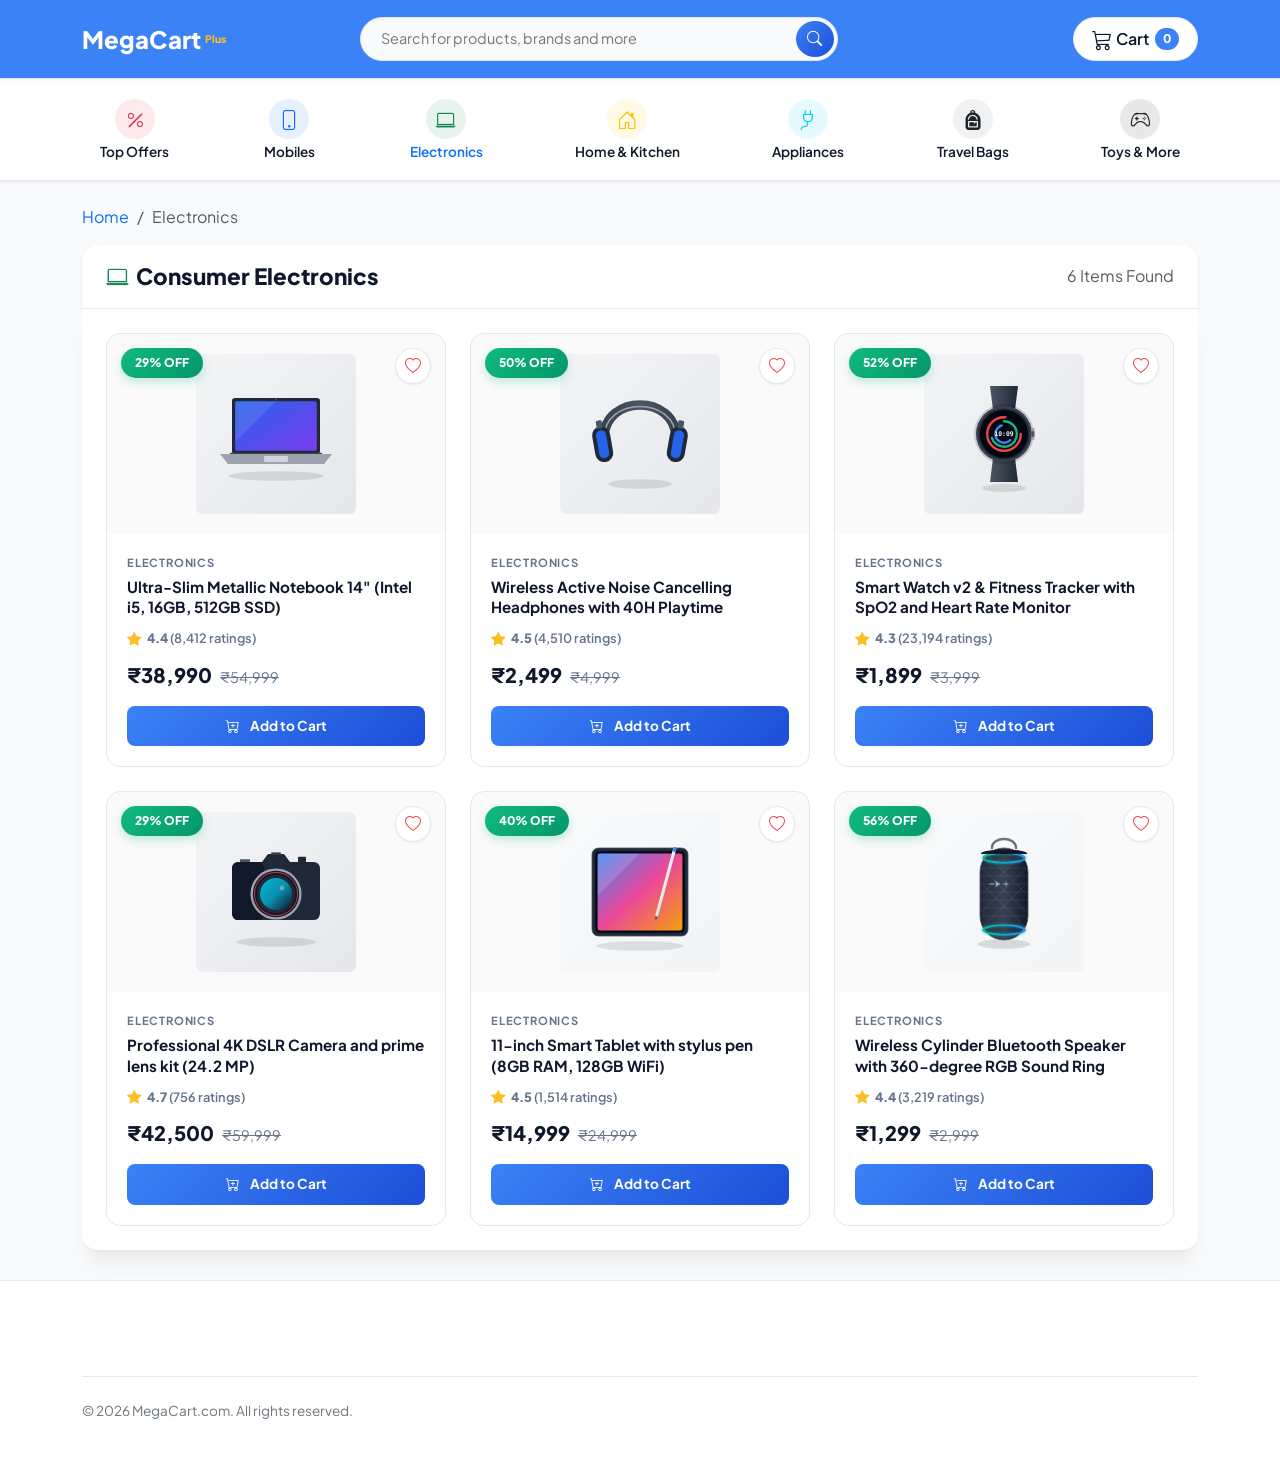
<file: electronics.html>
<!DOCTYPE html>
<html lang="en">
<head>
  <meta charset="UTF-8">
  <meta name="viewport" content="width=device-width, initial-scale=1.0">
  <title>Electronics | MegaCart Plus</title>
  
  <!-- Bootstrap 5 CSS CDN -->
  <link href="https://cdn.jsdelivr.net/npm/bootstrap@5.3.2/dist/css/bootstrap.min.css" rel="stylesheet" integrity="sha384-T3c6CoIi6uLrA9TneNEoa7RxnatzjcDSCmG1MXxSR1GAsXEV/Dwwykc2MPK8M2HN" crossorigin="anonymous">
  <!-- Bootstrap Icons CDN -->
  <link href="https://cdn.jsdelivr.net/npm/bootstrap-icons@1.11.1/font/bootstrap-icons.css" rel="stylesheet">
  <!-- Custom CSS -->
  <link rel="stylesheet" href="style.css">
</head>
<body>

  <!-- Header Section -->
  <nav class="navbar navbar-expand-lg navbar-dark main-navbar sticky-top">
    <div class="container py-1">
      <a class="navbar-brand brand-logo" href="index.html">
        Mega<span>Cart</span><small class="fs-6 fw-light italic ms-1">Plus</small>
      </a>
      <button class="navbar-toggler border-0" type="button" data-bs-toggle="collapse" data-bs-target="#mainNavbarContent" aria-controls="mainNavbarContent" aria-expanded="false" aria-label="Toggle navigation">
        <span class="navbar-toggler-icon"></span>
      </button>
      <div class="collapse navbar-collapse" id="mainNavbarContent">
        <div class="mx-lg-auto my-2 my-lg-0 col-12 col-lg-6">
          <form class="search-container" id="searchForm" onsubmit="event.preventDefault(); handleSearch();">
            <input class="search-input" type="search" placeholder="Search for products, brands and more" aria-label="Search" id="searchInput">
            <button class="search-btn" type="submit"><i class="bi bi-search"></i></button>
          </form>
        </div>
        <ul class="navbar-nav align-items-lg-center ms-auto">
          <li class="nav-item my-1 my-lg-0">
            <a class="nav-link cart-btn text-center d-flex align-items-center justify-content-center py-2" href="cart.html">
              <i class="bi bi-cart3 me-1 fs-5"></i>
              <span>Cart</span>
              <span class="cart-badge" id="cartCountBadge">0</span>
            </a>
          </li>
        </ul>
      </div>
    </div>
  </nav>

  <!-- Category Navbar -->
  <div class="categories-bar py-2">
    <div class="container d-flex justify-content-lg-between align-items-center">
      <a href="top_offers.html" class="category-item">
        <div class="feature-icon-wrapper bg-danger bg-opacity-10 text-danger rounded-circle d-flex align-items-center justify-content-center mb-1 mx-auto" style="width: 40px; height: 40px;"><i class="bi bi-percent fs-5"></i></div>Top Offers
      </a>
      <a href="mobiles.html" class="category-item">
        <div class="feature-icon-wrapper bg-primary bg-opacity-10 text-primary rounded-circle d-flex align-items-center justify-content-center mb-1 mx-auto" style="width: 40px; height: 40px;"><i class="bi bi-phone fs-5"></i></div>Mobiles
      </a>
      <a href="electronics.html" class="category-item active text-primary">
        <div class="feature-icon-wrapper bg-success bg-opacity-10 text-success rounded-circle d-flex align-items-center justify-content-center mb-1 mx-auto" style="width: 40px; height: 40px;"><i class="bi bi-laptop fs-5"></i></div>Electronics
      </a>
      <a href="home_kitchen.html" class="category-item">
        <div class="feature-icon-wrapper bg-warning bg-opacity-10 text-warning rounded-circle d-flex align-items-center justify-content-center mb-1 mx-auto" style="width: 40px; height: 40px;"><i class="bi bi-house-door fs-5"></i></div>Home & Kitchen
      </a>
      <a href="appliances.html" class="category-item">
        <div class="feature-icon-wrapper bg-info bg-opacity-10 text-info rounded-circle d-flex align-items-center justify-content-center mb-1 mx-auto" style="width: 40px; height: 40px;"><i class="bi bi-plug fs-5"></i></div>Appliances
      </a>
      <a href="travel_bags.html" class="category-item">
        <div class="feature-icon-wrapper bg-secondary bg-opacity-10 text-dark rounded-circle d-flex align-items-center justify-content-center mb-1 mx-auto" style="width: 40px; height: 40px;"><i class="bi bi-backpack-fill fs-5"></i></div>Travel Bags
      </a>
      <a href="toys.html" class="category-item">
        <div class="feature-icon-wrapper bg-dark bg-opacity-10 text-dark rounded-circle d-flex align-items-center justify-content-center mb-1 mx-auto" style="width: 40px; height: 40px;"><i class="bi bi-controller fs-5"></i></div>Toys & More
      </a>
      
    </div>
  </div>

  <main class="container my-4">
    <!-- Breadcrumbs -->
    <nav aria-label="breadcrumb">
      <ol class="breadcrumb">
        <li class="breadcrumb-item"><a href="index.html" class="text-decoration-none">Home</a></li>
        <li class="breadcrumb-item active" aria-current="page">Electronics</li>
      </ol>
    </nav>

    <!-- Content Title -->
    <div class="section-title-bar d-flex justify-content-between align-items-center shadow-sm">
      <h2 class="section-title"><i class="bi bi-laptop me-2 text-success"></i>Consumer Electronics</h2>
      <span class="text-muted fs-6">6 Items Found</span>
    </div>

    <!-- Products Wrapper -->
    <div class="products-wrapper">
      <div class="row g-4">
        
        <!-- Product 1: Laptop -->
        <div class="col-12 col-sm-6 col-md-4 ">
          <div class="product-card">
            <div class="discount-badge">29% OFF</div>
            <button class="wishlist-btn" onclick="toggleWishlist(this, 'Metallic Notebook 14')"><i class="bi bi-heart"></i></button>
            <div class="card-img-container"><img src="images/product_laptop.svg" alt="Metallic Notebook 14"></div>
            <div class="card-body-custom">
              <div class="product-category">Electronics</div>
              <a href="product-detail.html?id=2" class="product-name">Ultra-Slim Metallic Notebook 14" (Intel i5, 16GB, 512GB SSD)</a>
              <div class="rating-container">
                <span class="rating-star"><i class="bi bi-star-fill"></i></span>
                <span class="rating-text"><strong>4.4</strong> (8,412 ratings)</span>
              </div>
              <div class="price-container">
                <span class="current-price">₹38,990</span>
                <span class="original-price">₹54,999</span>
              </div>
              <button class="add-cart-btn mt-auto" onclick="addToCart(2)"><i class="bi bi-cart-plus me-1"></i> Add to Cart</button>
            </div>
          </div>
        </div>

        <!-- Product 2: Headphones -->
        <div class="col-12 col-sm-6 col-md-4">
          <div class="product-card">
            <div class="discount-badge">50% OFF</div>
            <button class="wishlist-btn" onclick="toggleWishlist(this, 'Wireless Headphones')"><i class="bi bi-heart"></i></button>
            <div class="card-img-container"><img src="images/product_headphones.svg" alt="Active Noise Cancelling Headphones"></div>
            <div class="card-body-custom">
              <div class="product-category">Electronics</div>
              <a href="product-detail.html?id=3" class="product-name">Wireless Active Noise Cancelling Headphones with 40H Playtime</a>
              <div class="rating-container">
                <span class="rating-star"><i class="bi bi-star-fill"></i></span>
                <span class="rating-text"><strong>4.5</strong> (4,510 ratings)</span>
              </div>
              <div class="price-container">
                <span class="current-price">₹2,499</span>
                <span class="original-price">₹4,999</span>
              </div>
              <button class="add-cart-btn mt-auto" onclick="addToCart(3)"><i class="bi bi-cart-plus me-1"></i> Add to Cart</button>
            </div>
          </div>
        </div>

        <!-- Product 3: Watch -->
        <div class="col-12 col-sm-6 col-md-4">
          <div class="product-card">
            <div class="discount-badge">52% OFF</div>
            <button class="wishlist-btn" onclick="toggleWishlist(this, 'Smart Watch v2')"><i class="bi bi-heart"></i></button>
            <div class="card-img-container"><img src="images/product_watch.svg" alt="Smart Watch v2"></div>
            <div class="card-body-custom">
              <div class="product-category">Electronics</div>
              <a href="product-detail.html?id=4" class="product-name">Smart Watch v2 &amp; Fitness Tracker with SpO2 and Heart Rate Monitor</a>
              <div class="rating-container">
                <span class="rating-star"><i class="bi bi-star-fill"></i></span>
                <span class="rating-text"><strong>4.3</strong> (23,194 ratings)</span>
              </div>
              <div class="price-container">
                <span class="current-price">₹1,899</span>
                <span class="original-price">₹3,999</span>
              </div>
              <button class="add-cart-btn mt-auto" onclick="addToCart(4)"><i class="bi bi-cart-plus me-1"></i> Add to Cart</button>
            </div>
          </div>
        </div>

        <!-- Product 4: DSLR Camera -->
        <div class="col-12 col-sm-6 col-md-4 ">
          <div class="product-card">
            <div class="discount-badge">29% OFF</div>
            <button class="wishlist-btn" onclick="toggleWishlist(this, '4K DSLR Camera')"><i class="bi bi-heart"></i></button>
            <div class="card-img-container"><img src="images/product_camera.svg" alt="4K DSLR Camera"></div>
            <div class="card-body-custom">
              <div class="product-category">Electronics</div>
              <a href="product-detail.html?id=6" class="product-name">Professional 4K DSLR Camera and prime lens kit (24.2 MP)</a>
              <div class="rating-container">
                <span class="rating-star"><i class="bi bi-star-fill"></i></span>
                <span class="rating-text"><strong>4.7</strong> (756 ratings)</span>
              </div>
              <div class="price-container">
                <span class="current-price">₹42,500</span>
                <span class="original-price">₹59,999</span>
              </div>
              <button class="add-cart-btn mt-auto" onclick="addToCart(6)"><i class="bi bi-cart-plus me-1"></i> Add to Cart</button>
            </div>
          </div>
        </div>

        <!-- Product 5: Smart Tablet -->
        <div class="col-12 col-sm-6 col-md-4 ">
          <div class="product-card">
            <div class="discount-badge">40% OFF</div>
            <button class="wishlist-btn" onclick="toggleWishlist(this, 'Stylus Smart Tablet')"><i class="bi bi-heart"></i></button>
            <div class="card-img-container"><img src="images/product_tablet.svg" alt="Stylus Smart Tablet"></div>
            <div class="card-body-custom">
              <div class="product-category">Electronics</div>
              <a href="product-detail.html?id=9" class="product-name">11-inch Smart Tablet with stylus pen (8GB RAM, 128GB WiFi)</a>
              <div class="rating-container">
                <span class="rating-star"><i class="bi bi-star-fill"></i></span>
                <span class="rating-text"><strong>4.5</strong> (1,514 ratings)</span>
              </div>
              <div class="price-container">
                <span class="current-price">₹14,999</span>
                <span class="original-price">₹24,999</span>
              </div>
              <button class="add-cart-btn mt-auto" onclick="addToCart(9)"><i class="bi bi-cart-plus me-1"></i> Add to Cart</button>
            </div>
          </div>
        </div>

        <!-- Product 6: Speaker -->
        <div class="col-12 col-sm-6 col-md-4">
          <div class="product-card">
            <div class="discount-badge">56% OFF</div>
            <button class="wishlist-btn" onclick="toggleWishlist(this, 'Wireless Bluetooth Speaker')"><i class="bi bi-heart"></i></button>
            <div class="card-img-container"><img src="images/product_speaker.svg" alt="Wireless Bluetooth Speaker"></div>
            <div class="card-body-custom">
              <div class="product-category">Electronics</div>
              <a href="product-detail.html?id=10" class="product-name">Wireless Cylinder Bluetooth Speaker with 360-degree RGB Sound Ring</a>
              <div class="rating-container">
                <span class="rating-star"><i class="bi bi-star-fill"></i></span>
                <span class="rating-text"><strong>4.4</strong> (3,219 ratings)</span>
              </div>
              <div class="price-container">
                <span class="current-price">₹1,299</span>
                <span class="original-price">₹2,999</span>
              </div>
              <button class="add-cart-btn mt-auto" onclick="addToCart(10)"><i class="bi bi-cart-plus me-1"></i> Add to Cart</button>
            </div>
          </div>
      </div>
    </div>
  </main>

  <!-- Footer Section -->
  <footer class="main-footer">
    <div class="container pb-4">
      <div class="footer-bottom-bar d-flex flex-wrap justify-content-between align-items-center">
        <div><span class="text-secondary">&copy; 2026 MegaCart.com. All rights reserved.</span></div>
      </div>
    </div>
  </footer>

  <!-- Toast Notification -->
  <div class="position-fixed bottom-0 end-0 p-3" style="z-index: 1100;">
    <div id="cartToast" class="toast align-items-center text-white bg-success border-0" role="alert"><div class="d-flex"><div class="toast-body"><span id="toastMessage"></span></div><button type="button" class="btn-close btn-close-white me-2 m-auto" data-bs-dismiss="toast"></button></div></div>
  </div>

  <script src="https://cdn.jsdelivr.net/npm/bootstrap@5.3.2/dist/js/bootstrap.bundle.min.js"></script>
  <script src="script.js"></script>
</body>
</html>
</file>
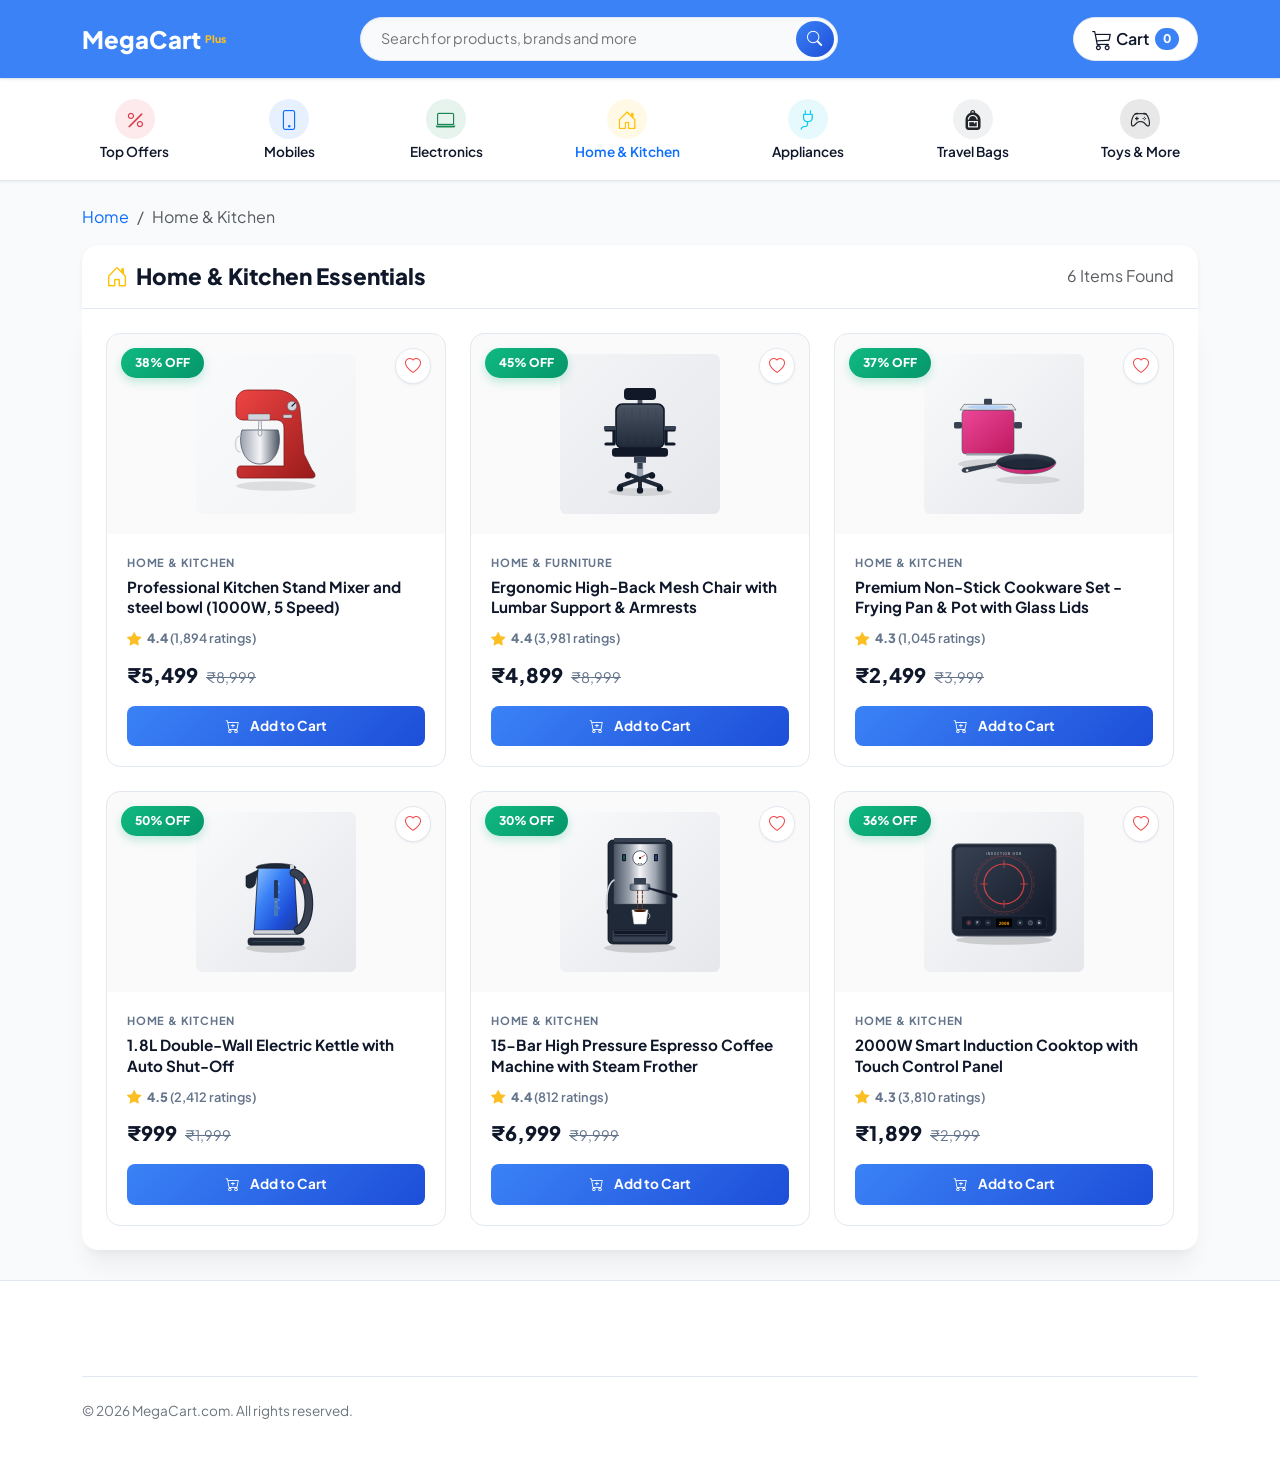
<file: home_kitchen.html>
<!DOCTYPE html>
<html lang="en">
<head>
  <meta charset="UTF-8">
  <meta name="viewport" content="width=device-width, initial-scale=1.0">
  <title>Home &amp; Kitchen | MegaCart Plus</title>
  
  <!-- Bootstrap 5 CSS CDN -->
  <link href="https://cdn.jsdelivr.net/npm/bootstrap@5.3.2/dist/css/bootstrap.min.css" rel="stylesheet" integrity="sha384-T3c6CoIi6uLrA9TneNEoa7RxnatzjcDSCmG1MXxSR1GAsXEV/Dwwykc2MPK8M2HN" crossorigin="anonymous">
  <!-- Bootstrap Icons CDN -->
  <link href="https://cdn.jsdelivr.net/npm/bootstrap-icons@1.11.1/font/bootstrap-icons.css" rel="stylesheet">
  <!-- Custom CSS -->
  <link rel="stylesheet" href="style.css">
</head>
<body>

  <!-- Header Section -->
  <nav class="navbar navbar-expand-lg navbar-dark main-navbar sticky-top">
    <div class="container py-1">
      <a class="navbar-brand brand-logo" href="index.html">
        Mega<span>Cart</span><small class="fs-6 fw-light italic ms-1">Plus</small>
      </a>
      <button class="navbar-toggler border-0" type="button" data-bs-toggle="collapse" data-bs-target="#mainNavbarContent" aria-controls="mainNavbarContent" aria-expanded="false" aria-label="Toggle navigation">
        <span class="navbar-toggler-icon"></span>
      </button>
      <div class="collapse navbar-collapse" id="mainNavbarContent">
        <div class="mx-lg-auto my-2 my-lg-0 col-12 col-lg-6">
          <form class="search-container" id="searchForm" onsubmit="event.preventDefault(); handleSearch();">
            <input class="search-input" type="search" placeholder="Search for products, brands and more" aria-label="Search" id="searchInput">
            <button class="search-btn" type="submit"><i class="bi bi-search"></i></button>
          </form>
        </div>
        <ul class="navbar-nav align-items-lg-center ms-auto">
          <li class="nav-item my-1 my-lg-0">
            <a class="nav-link cart-btn text-center d-flex align-items-center justify-content-center py-2" href="cart.html">
              <i class="bi bi-cart3 me-1 fs-5"></i>
              <span>Cart</span>
              <span class="cart-badge" id="cartCountBadge">0</span>
            </a>
          </li>
        </ul>
      </div>
    </div>
  </nav>

  <!-- Category Navbar -->
  <div class="categories-bar py-2">
    <div class="container d-flex justify-content-lg-between align-items-center">
      <a href="top_offers.html" class="category-item">
        <div class="feature-icon-wrapper bg-danger bg-opacity-10 text-danger rounded-circle d-flex align-items-center justify-content-center mb-1 mx-auto" style="width: 40px; height: 40px;"><i class="bi bi-percent fs-5"></i></div>Top Offers
      </a>
      <a href="mobiles.html" class="category-item">
        <div class="feature-icon-wrapper bg-primary bg-opacity-10 text-primary rounded-circle d-flex align-items-center justify-content-center mb-1 mx-auto" style="width: 40px; height: 40px;"><i class="bi bi-phone fs-5"></i></div>Mobiles
      </a>
      <a href="electronics.html" class="category-item">
        <div class="feature-icon-wrapper bg-success bg-opacity-10 text-success rounded-circle d-flex align-items-center justify-content-center mb-1 mx-auto" style="width: 40px; height: 40px;"><i class="bi bi-laptop fs-5"></i></div>Electronics
      </a>
      <a href="home_kitchen.html" class="category-item active text-primary">
        <div class="feature-icon-wrapper bg-warning bg-opacity-10 text-warning rounded-circle d-flex align-items-center justify-content-center mb-1 mx-auto" style="width: 40px; height: 40px;"><i class="bi bi-house-door fs-5"></i></div>Home & Kitchen
      </a>
      <a href="appliances.html" class="category-item">
        <div class="feature-icon-wrapper bg-info bg-opacity-10 text-info rounded-circle d-flex align-items-center justify-content-center mb-1 mx-auto" style="width: 40px; height: 40px;"><i class="bi bi-plug fs-5"></i></div>Appliances
      </a>
      <a href="travel_bags.html" class="category-item">
        <div class="feature-icon-wrapper bg-secondary bg-opacity-10 text-dark rounded-circle d-flex align-items-center justify-content-center mb-1 mx-auto" style="width: 40px; height: 40px;"><i class="bi bi-backpack-fill fs-5"></i></div>Travel Bags
      </a>
      <a href="toys.html" class="category-item">
        <div class="feature-icon-wrapper bg-dark bg-opacity-10 text-dark rounded-circle d-flex align-items-center justify-content-center mb-1 mx-auto" style="width: 40px; height: 40px;"><i class="bi bi-controller fs-5"></i></div>Toys & More
      </a>
    </div>
  </div>

  <main class="container my-4">
    <!-- Breadcrumbs -->
    <nav aria-label="breadcrumb">
      <ol class="breadcrumb">
        <li class="breadcrumb-item"><a href="index.html" class="text-decoration-none">Home</a></li>
        <li class="breadcrumb-item active" aria-current="page">Home &amp; Kitchen</li>
      </ol>
    </nav>

    <!-- Content Title -->
    <div class="section-title-bar d-flex justify-content-between align-items-center shadow-sm">
      <h2 class="section-title"><i class="bi bi-house-door me-2 text-warning"></i>Home &amp; Kitchen Essentials</h2>
      <span class="text-muted fs-6">6 Items Found</span>
    </div>

    <!-- Products Wrapper -->
    <div class="products-wrapper">
      <div class="row g-4">
        
        <!-- Product 1: Mixer -->
        <div class="col-12 col-sm-6 col-md-4 ">
          <div class="product-card">
            <div class="discount-badge">38% OFF</div>
            <button class="wishlist-btn" onclick="toggleWishlist(this, 'Kitchen Stand Mixer')"><i class="bi bi-heart"></i></button>
            <div class="card-img-container"><img src="images/product_mixer.svg" alt="Kitchen Stand Mixer"></div>
            <div class="card-body-custom">
              <div class="product-category">Home &amp; Kitchen</div>
              <a href="product-detail.html?id=15" class="product-name">Professional Kitchen Stand Mixer and steel bowl (1000W, 5 Speed)</a>
              <div class="rating-container">
                <span class="rating-star"><i class="bi bi-star-fill"></i></span>
                <span class="rating-text"><strong>4.4</strong> (1,894 ratings)</span>
              </div>
              <div class="price-container">
                <span class="current-price">₹5,499</span>
                <span class="original-price">₹8,999</span>
              </div>
              <button class="add-cart-btn mt-auto" onclick="addToCart(15)"><i class="bi bi-cart-plus me-1"></i> Add to Cart</button>
            </div>
          </div>
        </div>

        <!-- Product 2: Office Chair -->
        <div class="col-12 col-sm-6 col-md-4 ">
          <div class="product-card">
            <div class="discount-badge">45% OFF</div>
            <button class="wishlist-btn" onclick="toggleWishlist(this, 'Ergonomic Office Chair')"><i class="bi bi-heart"></i></button>
            <div class="card-img-container"><img src="images/product_chair.svg" alt="Ergonomic Office Chair"></div>
            <div class="card-body-custom">
              <div class="product-category">Home &amp; Furniture</div>
              <a href="product-detail.html?id=7" class="product-name">Ergonomic High-Back Mesh Chair with Lumbar Support &amp; Armrests</a>
              <div class="rating-container">
                <span class="rating-star"><i class="bi bi-star-fill"></i></span>
                <span class="rating-text"><strong>4.4</strong> (3,981 ratings)</span>
              </div>
              <div class="price-container">
                <span class="current-price">₹4,899</span>
                <span class="original-price">₹8,999</span>
              </div>
              <button class="add-cart-btn mt-auto" onclick="addToCart(7)"><i class="bi bi-cart-plus me-1"></i> Add to Cart</button>
            </div>
          </div>
        </div>

        <!-- Product 3: Cookware -->
        <div class="col-12 col-sm-6 col-md-4 ">
          <div class="product-card">
            <div class="discount-badge">37% OFF</div>
            <button class="wishlist-btn" onclick="toggleWishlist(this, 'Non-Stick Cookware Set')"><i class="bi bi-heart"></i></button>
            <div class="card-img-container"><img src="images/product_cookware.svg" alt="Non-Stick Cookware Set"></div>
            <div class="card-body-custom">
              <div class="product-category">Home &amp; Kitchen</div>
              <a href="product-detail.html?id=24" class="product-name">Premium Non-Stick Cookware Set - Frying Pan &amp; Pot with Glass Lids</a>
              <div class="rating-container">
                <span class="rating-star"><i class="bi bi-star-fill"></i></span>
                <span class="rating-text"><strong>4.3</strong> (1,045 ratings)</span>
              </div>
              <div class="price-container">
                <span class="current-price">₹2,499</span>
                <span class="original-price">₹3,999</span>
              </div>
              <button class="add-cart-btn mt-auto" onclick="addToCart(24)"><i class="bi bi-cart-plus me-1"></i> Add to Cart</button>
            </div>
          </div>
        </div>

        <!-- Product 4: Kettle -->
        <div class="col-12 col-sm-6 col-md-4 ">
          <div class="product-card">
            <div class="discount-badge">50% OFF</div>
            <button class="wishlist-btn" onclick="toggleWishlist(this, 'Electric Kettle')"><i class="bi bi-heart"></i></button>
            <div class="card-img-container"><img src="images/product_kettle.svg" alt="Electric Kettle"></div>
            <div class="card-body-custom">
              <div class="product-category">Home &amp; Kitchen</div>
              <a href="product-detail.html?id=25" class="product-name">1.8L Double-Wall Electric Kettle with Auto Shut-Off</a>
              <div class="rating-container">
                <span class="rating-star"><i class="bi bi-star-fill"></i></span>
                <span class="rating-text"><strong>4.5</strong> (2,412 ratings)</span>
              </div>
              <div class="price-container">
                <span class="current-price">₹999</span>
                <span class="original-price">₹1,999</span>
              </div>
              <button class="add-cart-btn mt-auto" onclick="addToCart(25)"><i class="bi bi-cart-plus me-1"></i> Add to Cart</button>
            </div>
          </div>
        </div>

        <!-- Product 5: Espresso Coffee Maker -->
        <div class="col-12 col-sm-6 col-md-4 ">
          <div class="product-card">
            <div class="discount-badge">30% OFF</div>
            <button class="wishlist-btn" onclick="toggleWishlist(this, 'Espresso Coffee Maker')"><i class="bi bi-heart"></i></button>
            <div class="card-img-container"><img src="images/product_espresso.svg" alt="Espresso Coffee Maker"></div>
            <div class="card-body-custom">
              <div class="product-category">Home &amp; Kitchen</div>
              <a href="product-detail.html?id=26" class="product-name">15-Bar High Pressure Espresso Coffee Machine with Steam Frother</a>
              <div class="rating-container">
                <span class="rating-star"><i class="bi bi-star-fill"></i></span>
                <span class="rating-text"><strong>4.4</strong> (812 ratings)</span>
              </div>
              <div class="price-container">
                <span class="current-price">₹6,999</span>
                <span class="original-price">₹9,999</span>
              </div>
              <button class="add-cart-btn mt-auto" onclick="addToCart(26)"><i class="bi bi-cart-plus me-1"></i> Add to Cart</button>
            </div>
          </div>
        </div>

        <!-- Product 6: Induction Cooktop -->
        <div class="col-12 col-sm-6 col-md-4">
          <div class="product-card">
            <div class="discount-badge">36% OFF</div>
            <button class="wishlist-btn" onclick="toggleWishlist(this, 'Induction Cooktop')"><i class="bi bi-heart"></i></button>
            <div class="card-img-container"><img src="images/product_induction.svg" alt="Induction Cooktop"></div>
            <div class="card-body-custom">
              <div class="product-category">Home &amp; Kitchen</div>
              <a href="product-detail.html?id=27" class="product-name">2000W Smart Induction Cooktop with Touch Control Panel</a>
              <div class="rating-container">
                <span class="rating-star"><i class="bi bi-star-fill"></i></span>
                <span class="rating-text"><strong>4.3</strong> (3,810 ratings)</span>
              </div>
              <div class="price-container">
                <span class="current-price">₹1,899</span>
                <span class="original-price">₹2,999</span>
              </div>
              <button class="add-cart-btn mt-auto" onclick="addToCart(27)"><i class="bi bi-cart-plus me-1"></i> Add to Cart</button>
            </div>
          </div>
        </div>

      </div>
    </div>
  </main>

  <!-- Footer Section -->
  <footer class="main-footer">
    <div class="container pb-4">
      <div class="footer-bottom-bar d-flex flex-wrap justify-content-between align-items-center">
        <div><span class="text-secondary">&copy; 2026 MegaCart.com. All rights reserved.</span></div>
      </div>
    </div>
  </footer>

  <!-- Toast Notification -->
  <div class="position-fixed bottom-0 end-0 p-3" style="z-index: 1100;">
    <div id="cartToast" class="toast align-items-center text-white bg-success border-0" role="alert"><div class="d-flex"><div class="toast-body"><span id="toastMessage"></span></div><button type="button" class="btn-close btn-close-white me-2 m-auto" data-bs-dismiss="toast"></button></div></div>
  </div>

  <script src="https://cdn.jsdelivr.net/npm/bootstrap@5.3.2/dist/js/bootstrap.bundle.min.js"></script>
  <script src="script.js"></script>
</body>
</html>
</file>
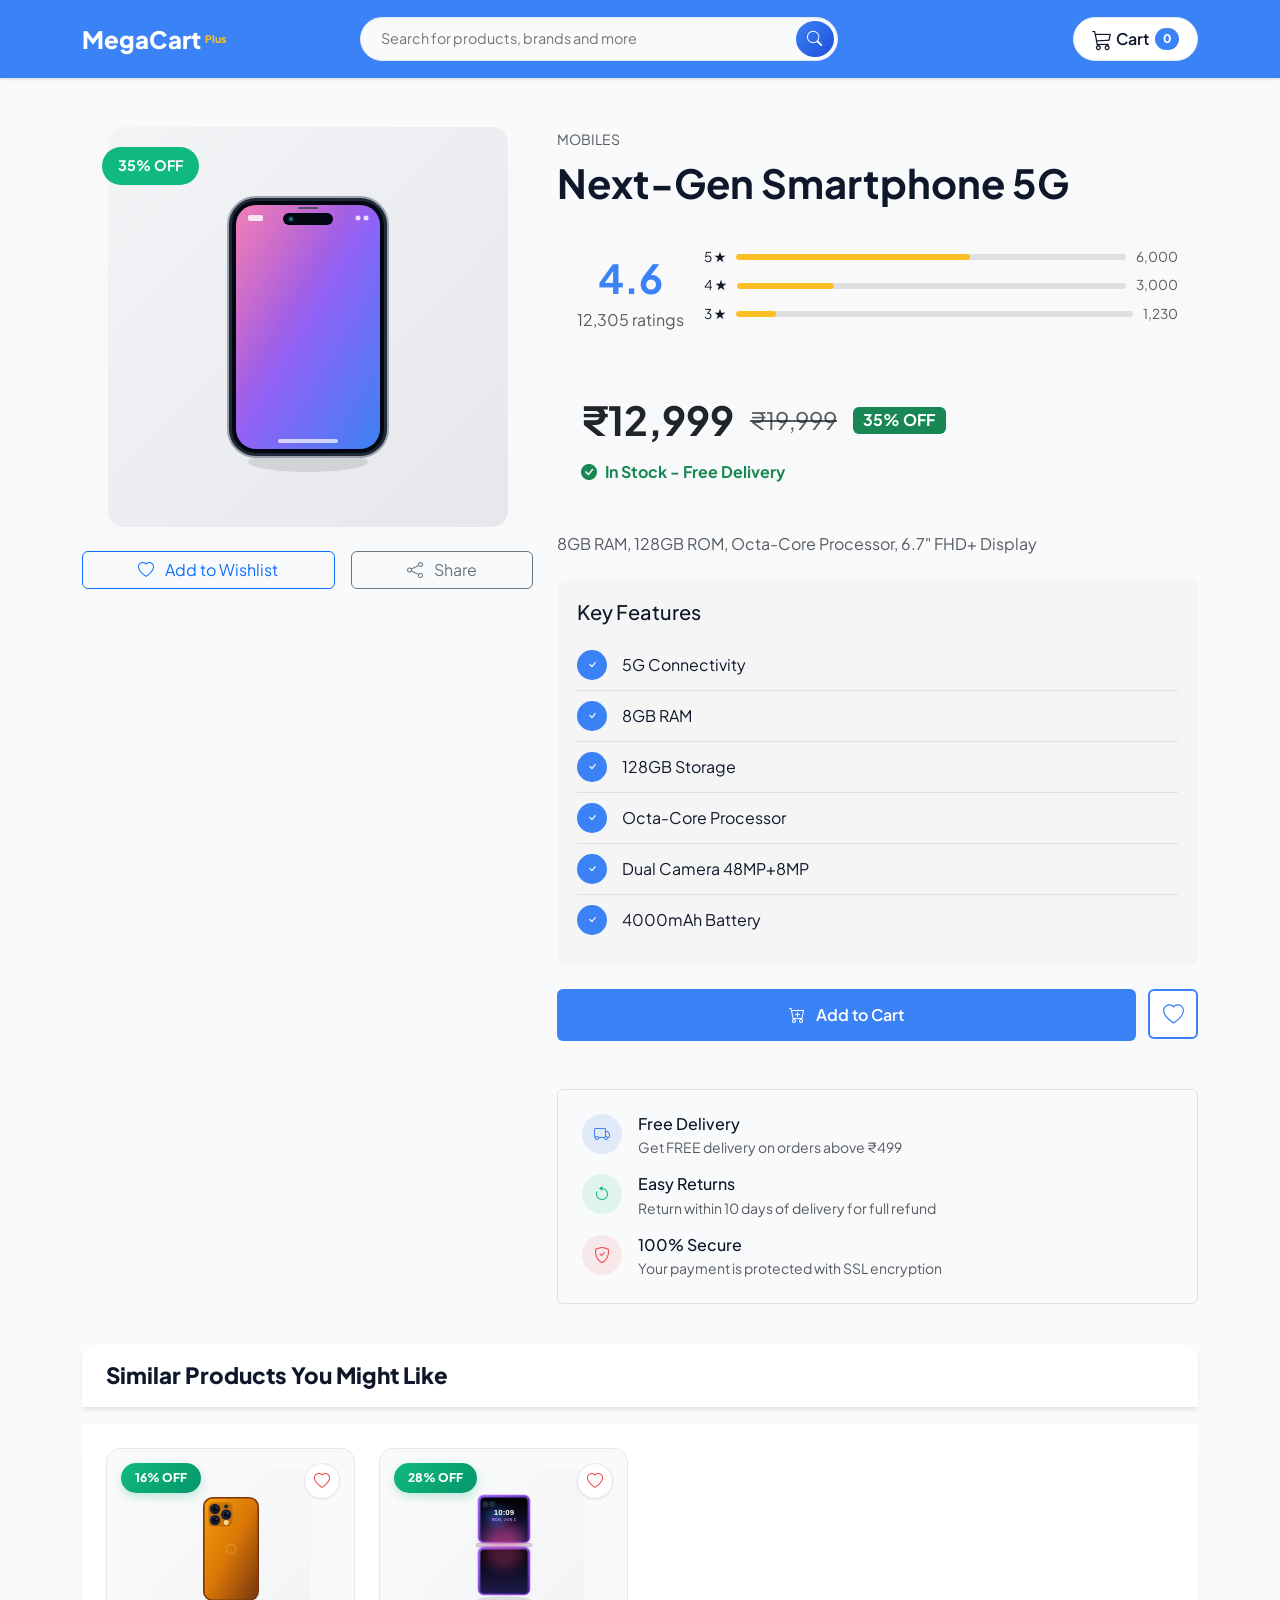
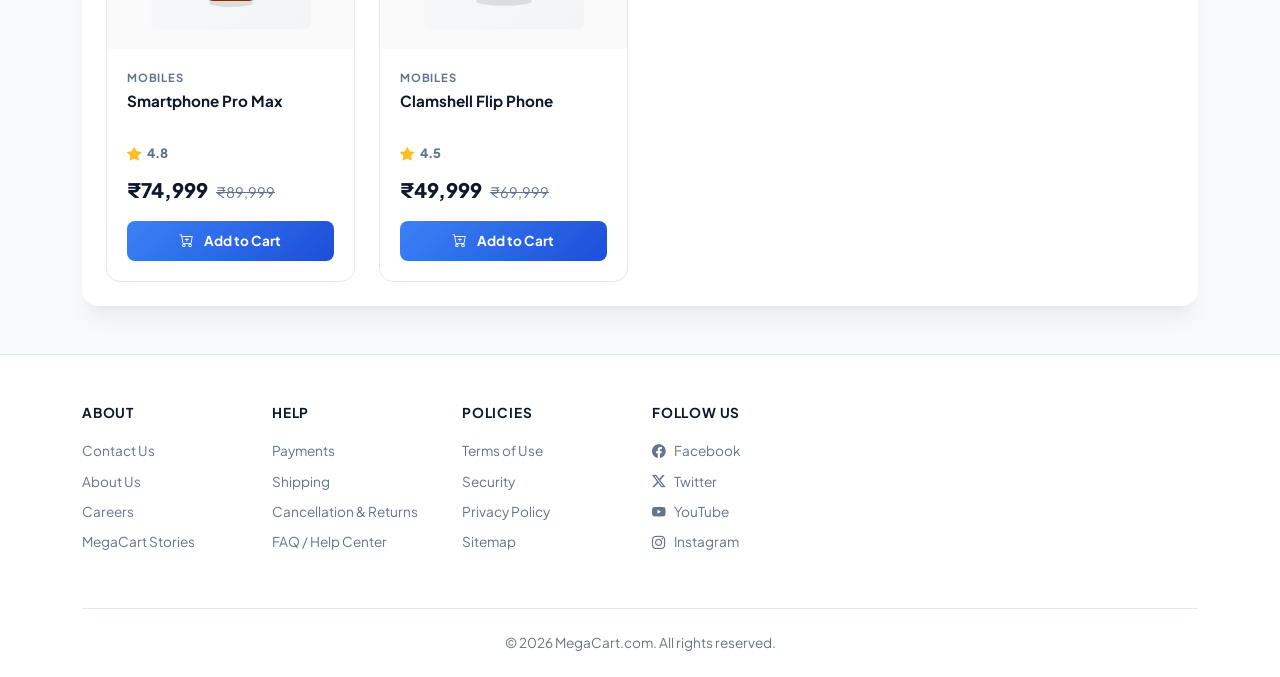
<file: product-detail.html>
<!DOCTYPE html>
<html lang="en">
<head>
  <meta charset="UTF-8">
  <meta name="viewport" content="width=device-width, initial-scale=1.0">
  <title>Product Details | MegaCart</title>
  
  <!-- Bootstrap 5 CSS CDN -->
  <link href="https://cdn.jsdelivr.net/npm/bootstrap@5.3.2/dist/css/bootstrap.min.css" rel="stylesheet" integrity="sha384-T3c6CoIi6uLrA9TneNEoa7RxnatzjcDSCmG1MXxSR1GAsXEV/Dwwykc2MPK8M2HN" crossorigin="anonymous">
  
  <!-- Bootstrap Icons CDN -->
  <link href="https://cdn.jsdelivr.net/npm/bootstrap-icons@1.11.1/font/bootstrap-icons.css" rel="stylesheet">
  
  <!-- Custom CSS -->
  <link rel="stylesheet" href="style.css">
  <style>
    .product-detail-gallery {
      position: relative;
      height: 400px;
      display: flex;
      align-items: center;
      justify-content: center;
      background-color: #f9f9f9;
      border-radius: 12px;
      overflow: hidden;
      margin-bottom: 24px;
    }

    .product-detail-gallery img {
      max-width: 100%;
      max-height: 100%;
      object-fit: contain;
      transition: transform 0.3s ease;
    }

    .product-detail-gallery:hover img {
      transform: scale(1.05);
    }

    .product-detail-specs {
      background-color: #f5f5f5;
      border-radius: 8px;
      padding: 20px;
      margin: 20px 0;
    }

    .spec-item {
      display: flex;
      align-items: center;
      padding: 10px 0;
      border-bottom: 1px solid #e0e0e0;
    }

    .spec-item:last-child {
      border-bottom: none;
    }

    .spec-icon {
      width: 30px;
      height: 30px;
      background-color: var(--primary-blue);
      color: white;
      border-radius: 50%;
      display: flex;
      align-items: center;
      justify-content: center;
      margin-right: 15px;
      font-size: 0.8rem;
    }

    .related-products {
      margin-top: 40px;
    }

    .product-detail-badge {
      position: absolute;
      top: 20px;
      left: 20px;
      background-color: #10b981;
      color: white;
      padding: 8px 16px;
      border-radius: 50px;
      font-weight: bold;
      font-size: 0.9rem;
    }

    .product-detail-buttons {
      display: flex;
      gap: 12px;
      margin-top: 24px;
    }

    .btn-add-cart {
      flex: 1;
      background-color: var(--primary-blue);
      color: white;
      padding: 14px;
      border: none;
      border-radius: 6px;
      font-weight: 600;
      font-size: 1rem;
      transition: var(--transition-smooth);
    }

    .btn-add-cart:hover {
      background-color: var(--primary-blue-hover);
      transform: translateY(-2px);
      box-shadow: var(--shadow-lg);
    }

    .btn-wishlist {
      width: 50px;
      height: 50px;
      border: 2px solid var(--primary-blue);
      background-color: white;
      color: var(--primary-blue);
      border-radius: 6px;
      display: flex;
      align-items: center;
      justify-content: center;
      font-size: 1.3rem;
      cursor: pointer;
      transition: var(--transition-smooth);
    }

    .btn-wishlist:hover {
      background-color: #f5f5f5;
    }

    .rating-detail {
      display: flex;
      align-items: center;
      gap: 20px;
      margin: 20px 0;
      padding: 20px;
      background-color: #f9f9f9;
      border-radius: 8px;
    }

    .rating-number {
      font-size: 2.5rem;
      font-weight: 700;
      color: var(--primary-blue);
    }

    .rating-bars {
      flex: 1;
    }

    .rating-bar {
      display: flex;
      align-items: center;
      gap: 10px;
      margin-bottom: 8px;
      font-size: 0.85rem;
    }

    .rating-bar-fill {
      flex: 1;
      height: 6px;
      background-color: #e0e0e0;
      border-radius: 3px;
      overflow: hidden;
    }

    .rating-bar-progress {
      height: 100%;
      background-color: var(--secondary-yellow);
      border-radius: 3px;
    }
  </style>
</head>
<body>

  <!-- ==========================================================================
       Header & Navigation
       ========================================================================== -->
  <nav class="navbar navbar-expand-lg navbar-dark main-navbar sticky-top">
    <div class="container py-1">
      <a class="navbar-brand brand-logo" href="index.html">
        Mega<span>Cart</span><small class="fs-6 fw-light italic ms-1">Plus</small>
      </a>

      <button class="navbar-toggler border-0" type="button" data-bs-toggle="collapse" data-bs-target="#mainNavbarContent">
        <span class="navbar-toggler-icon"></span>
      </button>

      <div class="collapse navbar-collapse" id="mainNavbarContent">
        <div class="mx-lg-auto my-2 my-lg-0 col-12 col-lg-6">
          <form class="search-container" id="searchForm" onsubmit="event.preventDefault(); handleSearch();">
            <input class="search-input" type="search" placeholder="Search for products, brands and more" id="searchInput">
            <button class="search-btn" type="submit">
              <i class="bi bi-search"></i>
            </button>
          </form>
        </div>

        <ul class="navbar-nav align-items-lg-center ms-auto">
          <li class="nav-item my-1 my-lg-0">
            <a class="nav-link cart-btn text-center d-flex align-items-center justify-content-center py-2" href="cart.html">
              <i class="bi bi-cart3 me-1 fs-5"></i>
              <span>Cart</span>
              <span class="cart-badge" id="cartCountBadge">0</span>
            </a>
          </li>
        </ul>
      </div>
    </div>
  </nav>

  <!-- Main Content -->
  <main class="container my-5">
    <div class="row g-4" id="productContent">
      <!-- Product Gallery -->
      <div class="col-12 col-lg-5">
        <div class="product-detail-gallery">
          <span class="product-detail-badge" id="discountBadge">35% OFF</span>
          <img id="productImage" src="images/product_phone.svg" alt="Product Image">
        </div>
        <div class="d-flex gap-3">
          <button class="btn btn-outline-primary flex-grow-1" onclick="addToWishlist()">
            <i class="bi bi-heart me-2"></i> Add to Wishlist
          </button>
          <button class="btn btn-outline-secondary flex-grow-1" onclick="shareProduct()">
            <i class="bi bi-share me-2"></i> Share
          </button>
        </div>
      </div>

      <!-- Product Details -->
      <div class="col-12 col-lg-7">
        <div class="mb-3">
          <small class="text-muted text-uppercase" id="categoryBadge">Mobiles</small>
          <h1 class="fw-bold mt-2" id="productName">Next-Gen Smartphone 5G</h1>
        </div>

        <!-- Rating & Reviews -->
        <div class="rating-detail">
          <div class="text-center">
            <div class="rating-number" id="productRating">4.6</div>
            <div class="text-muted" id="productReviewCount">12,305 ratings</div>
          </div>
          <div class="rating-bars" id="ratingBreakdown">
            <div class="rating-bar">
              <span>5 ★</span>
              <div class="rating-bar-fill">
                <div class="rating-bar-progress" style="width: 60%"></div>
              </div>
              <span class="text-muted">6,000</span>
            </div>
            <div class="rating-bar">
              <span>4 ★</span>
              <div class="rating-bar-fill">
                <div class="rating-bar-progress" style="width: 25%"></div>
              </div>
              <span class="text-muted">3,000</span>
            </div>
            <div class="rating-bar">
              <span>3 ★</span>
              <div class="rating-bar-fill">
                <div class="rating-bar-progress" style="width: 10%"></div>
              </div>
              <span class="text-muted">1,230</span>
            </div>
          </div>
        </div>

        <!-- Price Section -->
        <div class="card border-0 bg-light p-4 mb-4">
          <div class="price-section">
            <div class="d-flex align-items-center gap-3 mb-3">
              <span class="display-6 fw-bold" id="productPrice">₹12,999</span>
              <span class="fs-4 text-muted text-decoration-line-through" id="productOriginalPrice">₹19,999</span>
              <span class="badge bg-success fs-6" id="discountPercent">35% OFF</span>
            </div>
            <p class="text-success fw-bold mb-0">
              <i class="bi bi-check-circle-fill me-2"></i>In Stock - Free Delivery
            </p>
          </div>
        </div>

        <!-- Description -->
        <p class="text-muted mb-4" id="productDescription">
          8GB RAM, 128GB ROM, Octa-Core Processor, 6.7" FHD+ Display
        </p>

        <!-- Specifications -->
        <div class="product-detail-specs">
          <h5 class="mb-3">Key Features</h5>
          <div id="productSpecs"></div>
        </div>

        <!-- Action Buttons -->
        <div class="product-detail-buttons">
          <button class="btn-add-cart" id="addToCartBtn" onclick="addProductToCart()">
            <i class="bi bi-cart-plus me-2"></i> Add to Cart
          </button>
          <button class="btn-wishlist" id="wishlistBtn" onclick="toggleProductWishlist()">
            <i class="bi bi-heart"></i>
          </button>
        </div>

        <!-- Delivery Info -->
        <div class="mt-5 p-4 border rounded-2">
          <div class="d-flex gap-3 mb-3">
            <div style="width: 40px; height: 40px; background-color: rgba(26, 86, 219, 0.1); border-radius: 50%; display: flex; align-items: center; justify-content: center; color: var(--primary-blue);">
              <i class="bi bi-truck"></i>
            </div>
            <div>
              <h6 class="mb-1">Free Delivery</h6>
              <p class="mb-0 text-muted small">Get FREE delivery on orders above ₹499</p>
            </div>
          </div>
          <div class="d-flex gap-3 mb-3">
            <div style="width: 40px; height: 40px; background-color: rgba(16, 185, 129, 0.1); border-radius: 50%; display: flex; align-items: center; justify-content: center; color: #10b981;">
              <i class="bi bi-arrow-counterclockwise"></i>
            </div>
            <div>
              <h6 class="mb-1">Easy Returns</h6>
              <p class="mb-0 text-muted small">Return within 10 days of delivery for full refund</p>
            </div>
          </div>
          <div class="d-flex gap-3">
            <div style="width: 40px; height: 40px; background-color: rgba(239, 68, 68, 0.1); border-radius: 50%; display: flex; align-items: center; justify-content: center; color: #ef4444;">
              <i class="bi bi-shield-check"></i>
            </div>
            <div>
              <h6 class="mb-1">100% Secure</h6>
              <p class="mb-0 text-muted small">Your payment is protected with SSL encryption</p>
            </div>
          </div>
        </div>
      </div>
    </div>

    <!-- Related Products -->
    <section class="related-products">
      <div class="section-title-bar shadow-sm mb-3">
        <h3 class="section-title mb-0">Similar Products You Might Like</h3>
      </div>
      <div class="products-wrapper">
        <div class="row g-4" id="relatedProducts"></div>
      </div>
    </section>
  </main>

  <!-- Toast Notification -->
  <div class="position-fixed bottom-0 end-0 p-3" style="z-index: 1100;">
    <div id="cartToast" class="toast align-items-center text-white bg-success border-0" role="alert" aria-live="assertive" aria-atomic="true">
      <div class="d-flex">
        <div class="toast-body d-flex align-items-center">
          <i class="bi bi-check-circle-fill me-2 fs-5"></i>
          <span id="toastMessage">Product added to cart successfully!</span>
        </div>
        <button type="button" class="btn-close btn-close-white me-2 m-auto" data-bs-dismiss="toast"></button>
      </div>
    </div>
  </div>

  <!-- Footer -->
  <footer class="main-footer mt-5">
    <div class="container">
      <div class="row g-4 mb-4">
        <div class="col-6 col-md-2">
          <h5 class="footer-heading">About</h5>
          <ul class="footer-links">
            <li><a href="#">Contact Us</a></li>
            <li><a href="#">About Us</a></li>
            <li><a href="#">Careers</a></li>
            <li><a href="#">MegaCart Stories</a></li>
          </ul>
        </div>
        <div class="col-6 col-md-2">
          <h5 class="footer-heading">Help</h5>
          <ul class="footer-links">
            <li><a href="#">Payments</a></li>
            <li><a href="#">Shipping</a></li>
            <li><a href="#">Cancellation & Returns</a></li>
            <li><a href="#">FAQ / Help Center</a></li>
          </ul>
        </div>
        <div class="col-6 col-md-2">
          <h5 class="footer-heading">Policies</h5>
          <ul class="footer-links">
            <li><a href="#">Terms of Use</a></li>
            <li><a href="#">Security</a></li>
            <li><a href="#">Privacy Policy</a></li>
            <li><a href="#">Sitemap</a></li>
          </ul>
        </div>
        <div class="col-6 col-md-2">
          <h5 class="footer-heading">Follow Us</h5>
          <ul class="footer-links">
            <li><a href="#"><i class="bi bi-facebook me-2"></i>Facebook</a></li>
            <li><a href="#"><i class="bi bi-twitter-x me-2"></i>Twitter</a></li>
            <li><a href="#"><i class="bi bi-youtube me-2"></i>YouTube</a></li>
            <li><a href="#"><i class="bi bi-instagram me-2"></i>Instagram</a></li>
          </ul>
        </div>
      </div>
      <div class="footer-bottom-bar text-center">
        <p class="text-secondary mb-0">&copy; 2026 MegaCart.com. All rights reserved.</p>
      </div>
    </div>
  </footer>

  <!-- Scripts -->
  <script src="https://cdn.jsdelivr.net/npm/bootstrap@5.3.2/dist/js/bootstrap.bundle.min.js"></script>
  <script src="script.js"></script>
  <script>
    // Load product details from URL parameter
    function loadProductDetail() {
      const urlParams = new URLSearchParams(window.location.search);
      const productId = parseInt(urlParams.get('id')) || 1;
      const product = productDatabase[productId];

      if (!product) {
        document.getElementById('productContent').innerHTML = '<div class="col-12"><div class="alert alert-danger">Product not found!</div></div>';
        return;
      }

      // Populate product details
      document.getElementById('productImage').src = product.image;
      document.getElementById('categoryBadge').textContent = product.category;
      document.getElementById('productName').textContent = product.name;
      document.getElementById('productRating').textContent = product.rating;
      document.getElementById('productReviewCount').textContent = product.reviews.toLocaleString() + ' ratings';
      document.getElementById('productPrice').textContent = '₹' + product.price.toLocaleString();
      document.getElementById('productOriginalPrice').textContent = '₹' + product.original_price.toLocaleString();
      document.getElementById('discountPercent').textContent = product.discount + '% OFF';
      document.getElementById('discountBadge').textContent = product.discount + '% OFF';
      document.getElementById('productDescription').textContent = product.description;

      // Populate specs
      const specsHtml = product.specs.map(spec => `
        <div class="spec-item">
          <div class="spec-icon"><i class="bi bi-check"></i></div>
          <span>${spec}</span>
        </div>
      `).join('');
      document.getElementById('productSpecs').innerHTML = specsHtml;

      // Add to cart button
      document.getElementById('addToCartBtn').onclick = () => addProductToCart(productId);

      // Load related products
      loadRelatedProducts(productId, product.category);
    }

    function loadRelatedProducts(currentId, category) {
      const relatedItems = Object.values(productDatabase)
        .filter(p => p.category === category && p.id !== currentId)
        .slice(0, 4);

      const relatedHtml = relatedItems.map(product => `
        <div class="col-12 col-sm-6 col-md-4 col-lg-3">
          <div class="product-card">
            <div class="discount-badge">${product.discount}% OFF</div>
            <button class="wishlist-btn" onclick="toggleWishlist(this, '${product.name}')">
              <i class="bi bi-heart"></i>
            </button>
            <div class="card-img-container">
              <img src="${product.image}" alt="${product.name}">
            </div>
            <div class="card-body-custom">
              <div class="product-category">${product.category}</div>
              <a href="product-detail.html?id=${product.id}" class="product-name">${product.name}</a>
              <div class="rating-container">
                <span class="rating-star"><i class="bi bi-star-fill"></i></span>
                <span class="rating-text"><strong>${product.rating}</strong></span>
              </div>
              <div class="price-container">
                <span class="current-price">₹${product.price.toLocaleString()}</span>
                <span class="original-price">₹${product.original_price.toLocaleString()}</span>
              </div>
              <button class="add-cart-btn mt-auto" onclick="addToCart(${product.id})">
                <i class="bi bi-cart-plus me-1"></i> Add to Cart
              </button>
            </div>
          </div>
        </div>
      `).join('');

      document.getElementById('relatedProducts').innerHTML = relatedHtml;
    }

    function addProductToCart(productId = null) {
      const urlParams = new URLSearchParams(window.location.search);
      const id = productId || parseInt(urlParams.get('id')) || 1;
      addToCart(id);
    }

    function addToWishlist() {
      const btn = document.getElementById('wishlistBtn');
      const productName = document.getElementById('productName').textContent;
      toggleWishlist(btn, productName);
    }

    function toggleProductWishlist() {
      const btn = event.currentTarget;
      const icon = btn.querySelector('i');
      const productName = document.getElementById('productName').textContent;
      const product = Object.values(productDatabase).find(p => p.name === productName);
      if (!product) return;

      if (icon.classList.contains('bi-heart')) {
        wishlist.addItem(product.id);
        icon.classList.remove('bi-heart');
        icon.classList.add('bi-heart-fill');
        btn.style.color = '#ef4444';
        showToast(`Added <strong>${productName}</strong> to wishlist!`, 'info');
      } else {
        wishlist.removeItem(product.id);
        icon.classList.remove('bi-heart-fill');
        icon.classList.add('bi-heart');
        btn.style.color = 'var(--primary-blue)';
        showToast(`Removed <strong>${productName}</strong> from wishlist!`, 'danger');
      }
    }

    function shareProduct() {
      const productName = document.getElementById('productName').textContent;
      const currentUrl = window.location.href;
      showToast(`Sharing <strong>${productName}</strong>...`, 'info');
      if (navigator.share) {
        navigator.share({
          title: productName,
          url: currentUrl
        });
      }
    }

    // Load on page ready
    document.addEventListener('DOMContentLoaded', function() {
      cart.loadCart();
      loadProductDetail();
      
      // Sync the product's wishlist button state
      const urlParams = new URLSearchParams(window.location.search);
      const productId = parseInt(urlParams.get('id')) || 1;
      if (typeof wishlist !== 'undefined' && wishlist.hasItem(productId)) {
        const btn = document.getElementById('wishlistBtn');
        if (btn) {
          const icon = btn.querySelector('i');
          if (icon) {
            icon.classList.remove('bi-heart');
            icon.classList.add('bi-heart-fill');
            btn.style.color = '#ef4444';
          }
        }
      }
    });
  </script>
</body>
</html>
</file>
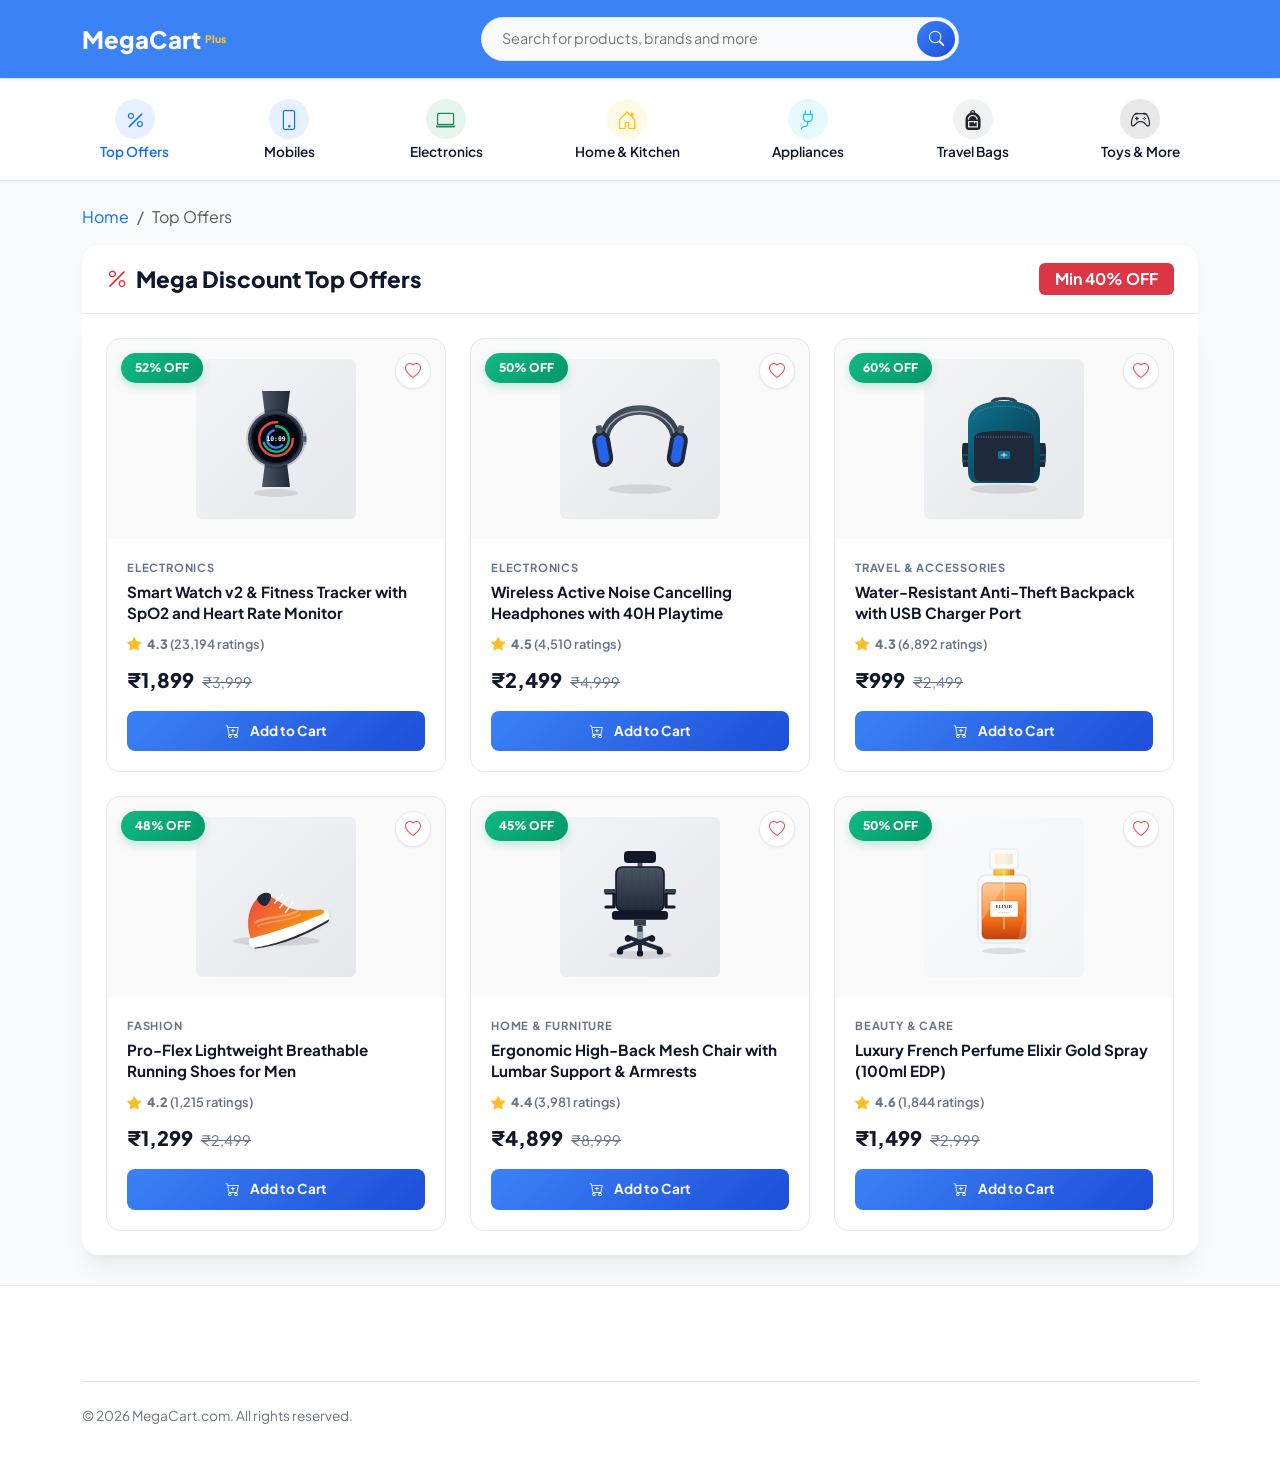
<file: top_offers.html>
<!DOCTYPE html>
<html lang="en">
<head>
  <meta charset="UTF-8">
  <meta name="viewport" content="width=device-width, initial-scale=1.0">
  <title>Top Offers | MegaCart Plus</title>
  
  <!-- Bootstrap 5 CSS CDN -->
  <link href="https://cdn.jsdelivr.net/npm/bootstrap@5.3.2/dist/css/bootstrap.min.css" rel="stylesheet" integrity="sha384-T3c6CoIi6uLrA9TneNEoa7RxnatzjcDSCmG1MXxSR1GAsXEV/Dwwykc2MPK8M2HN" crossorigin="anonymous">
  <!-- Bootstrap Icons CDN -->
  <link href="https://cdn.jsdelivr.net/npm/bootstrap-icons@1.11.1/font/bootstrap-icons.css" rel="stylesheet">
  <!-- Custom CSS -->
  <link rel="stylesheet" href="style.css">
</head>
<body>

  <!-- Header Section -->
  <nav class="navbar navbar-expand-lg navbar-dark main-navbar sticky-top">
    <div class="container py-1">
      <a class="navbar-brand brand-logo" href="index.html">
        Mega<span>Cart</span><small class="fs-6 fw-light italic ms-1">Plus</small>
      </a>
      <button class="navbar-toggler border-0" type="button" data-bs-toggle="collapse" data-bs-target="#mainNavbarContent">
        <span class="navbar-toggler-icon"></span>
      </button>
      <div class="collapse navbar-collapse" id="mainNavbarContent">
        <div class="mx-lg-auto my-2 my-lg-0 col-12 col-lg-6">
          <form class="search-container" id="searchForm" onsubmit="event.preventDefault(); handleSearch();">
            <input class="search-input" type="search" placeholder="Search for products, brands and more" id="searchInput">
            <button class="search-btn" type="submit"><i class="bi bi-search"></i></button>
          </form>
        </div>
      </div>
    </div>
  </nav>

  <!-- Category Navbar -->
  <div class="categories-bar py-2">
    <div class="container d-flex justify-content-lg-between align-items-center">
      <a href="top_offers.html" class="category-item active text-primary">
        <div class="feature-icon-wrapper bg-primary bg-opacity-10 text-primary rounded-circle d-flex align-items-center justify-content-center mb-1 mx-auto" style="width: 40px; height: 40px;"><i class="bi bi-percent fs-5"></i></div>Top Offers
      </a>
      <a href="mobiles.html" class="category-item">
        <div class="feature-icon-wrapper bg-primary bg-opacity-10 text-primary rounded-circle d-flex align-items-center justify-content-center mb-1 mx-auto" style="width: 40px; height: 40px;"><i class="bi bi-phone fs-5"></i></div>Mobiles
      </a>
      <a href="electronics.html" class="category-item">
        <div class="feature-icon-wrapper bg-success bg-opacity-10 text-success rounded-circle d-flex align-items-center justify-content-center mb-1 mx-auto" style="width: 40px; height: 40px;"><i class="bi bi-laptop fs-5"></i></div>Electronics
      </a>
      <a href="home_kitchen.html" class="category-item">
        <div class="feature-icon-wrapper bg-warning bg-opacity-10 text-warning rounded-circle d-flex align-items-center justify-content-center mb-1 mx-auto" style="width: 40px; height: 40px;"><i class="bi bi-house-door fs-5"></i></div>Home & Kitchen
      </a>
      <a href="appliances.html" class="category-item">
        <div class="feature-icon-wrapper bg-info bg-opacity-10 text-info rounded-circle d-flex align-items-center justify-content-center mb-1 mx-auto" style="width: 40px; height: 40px;"><i class="bi bi-plug fs-5"></i></div>Appliances
      </a>
      <a href="travel_bags.html" class="category-item">
        <div class="feature-icon-wrapper bg-secondary bg-opacity-10 text-dark rounded-circle d-flex align-items-center justify-content-center mb-1 mx-auto" style="width: 40px; height: 40px;"><i class="bi bi-backpack-fill fs-5"></i></div>Travel Bags
      </a>
      <a href="toys.html" class="category-item">
        <div class="feature-icon-wrapper bg-dark bg-opacity-10 text-dark rounded-circle d-flex align-items-center justify-content-center mb-1 mx-auto" style="width: 40px; height: 40px;"><i class="bi bi-controller fs-5"></i></div>Toys & More
      </a>
    </div>
  </div>

  <main class="container my-4">
    <!-- Breadcrumbs -->
    <nav aria-label="breadcrumb">
      <ol class="breadcrumb">
        <li class="breadcrumb-item"><a href="index.html" class="text-decoration-none">Home</a></li>
        <li class="breadcrumb-item active" aria-current="page">Top Offers</li>
      </ol>
    </nav>

    <!-- Content Title -->
    <div class="section-title-bar d-flex justify-content-between align-items-center shadow-sm">
      <h2 class="section-title"><i class="bi bi-percent me-2 text-danger"></i>Mega Discount Top Offers</h2>
      <span class="badge bg-danger px-3 py-2 fs-6">Min 40% OFF</span>
    </div>

    <!-- Products Wrapper -->
    <div class="products-wrapper">
      <div class="row g-4">
        
        <!-- Product: Watch (52% Off) -->
        <div class="col-12 col-sm-6 col-md-4 ">
          <div class="product-card">
            <div class="discount-badge">52% OFF</div>
            <button class="wishlist-btn" onclick="toggleWishlist(this, 'Smart Watch v2')"><i class="bi bi-heart"></i></button>
            <div class="card-img-container"><img src="images/product_watch.svg" alt="Smart Watch v2"></div>
            <div class="card-body-custom">
              <div class="product-category">Electronics</div>
              <a href="#" class="product-name">Smart Watch v2 &amp; Fitness Tracker with SpO2 and Heart Rate Monitor</a>
              <div class="rating-container">
                <span class="rating-star"><i class="bi bi-star-fill"></i></span>
                <span class="rating-text"><strong>4.3</strong> (23,194 ratings)</span>
              </div>
              <div class="price-container">
                <span class="current-price">₹1,899</span>
                <span class="original-price">₹3,999</span>
              </div>
              <button class="add-cart-btn mt-auto" onclick="addToCart(4)"><i class="bi bi-cart-plus me-1"></i> Add to Cart</button>
            </div>
          </div>
        </div>

        <!-- Product: Headphones (50% Off) -->
        <div class="col-12 col-sm-6 col-md-4">
          <div class="product-card">
            <div class="discount-badge">50% OFF</div>
            <button class="wishlist-btn" onclick="toggleWishlist(this, 'Wireless Headphones')"><i class="bi bi-heart"></i></button>
            <div class="card-img-container"><img src="images/product_headphones.svg" alt="Active Noise Cancelling Headphones"></div>
            <div class="card-body-custom">
              <div class="product-category">Electronics</div>
              <a href="#" class="product-name">Wireless Active Noise Cancelling Headphones with 40H Playtime</a>
              <div class="rating-container">
                <span class="rating-star"><i class="bi bi-star-fill"></i></span>
                <span class="rating-text"><strong>4.5</strong> (4,510 ratings)</span>
              </div>
              <div class="price-container">
                <span class="current-price">₹2,499</span>
                <span class="original-price">₹4,999</span>
              </div>
              <button class="add-cart-btn mt-auto" onclick="addToCart(3)"><i class="bi bi-cart-plus me-1"></i> Add to Cart</button>
            </div>
          </div>
        </div>

        <!-- Product: Travel Bag (60% Off) -->
        <div class="col-12 col-sm-6 col-md-4">
          <div class="product-card">
            <div class="discount-badge">60% OFF</div>
            <button class="wishlist-btn" onclick="toggleWishlist(this, 'Water-Resistant Backpack')"><i class="bi bi-heart"></i></button>
            <div class="card-img-container"><img src="images/product_bag.svg" alt="Water-Resistant Backpack"></div>
            <div class="card-body-custom">
              <div class="product-category">Travel &amp; Accessories</div>
              <a href="#" class="product-name">Water-Resistant Anti-Theft Backpack with USB Charger Port</a>
              <div class="rating-container">
                <span class="rating-star"><i class="bi bi-star-fill"></i></span>
                <span class="rating-text"><strong>4.3</strong> (6,892 ratings)</span>
              </div>
              <div class="price-container">
                <span class="current-price">₹999</span>
                <span class="original-price">₹2,499</span>
              </div>
              <button class="add-cart-btn mt-auto" onclick="addToCart(8)"><i class="bi bi-cart-plus me-1"></i> Add to Cart</button>
            </div>
          </div>
        </div>

        <!-- Product: Running Shoes (48% Off) -->
        <div class="col-12 col-sm-6 col-md-4 ">
          <div class="product-card">
            <div class="discount-badge">48% OFF</div>
            <button class="wishlist-btn" onclick="toggleWishlist(this, 'Pro-Flex Running Shoes')"><i class="bi bi-heart"></i></button>
            <div class="card-img-container"><img src="images/product_shoes.svg" alt="Pro-Flex Running Shoes"></div>
            <div class="card-body-custom">
              <div class="product-category">Fashion</div>
              <a href="#" class="product-name">Pro-Flex Lightweight Breathable Running Shoes for Men</a>
              <div class="rating-container">
                <span class="rating-star"><i class="bi bi-star-fill"></i></span>
                <span class="rating-text"><strong>4.2</strong> (1,215 ratings)</span>
              </div>
              <div class="price-container">
                <span class="current-price">₹1,299</span>
                <span class="original-price">₹2,499</span>
              </div>
              <button class="add-cart-btn mt-auto" onclick="addToCart(5)"><i class="bi bi-cart-plus me-1"></i> Add to Cart</button>
            </div>
          </div>
        </div>

        <!-- Product: Office Chair (45% Off) -->
        <div class="col-12 col-sm-6 col-md-4 ">
          <div class="product-card">
            <div class="discount-badge">45% OFF</div>
            <button class="wishlist-btn" onclick="toggleWishlist(this, 'Ergonomic Office Chair')"><i class="bi bi-heart"></i></button>
            <div class="card-img-container"><img src="images/product_chair.svg" alt="Ergonomic Office Chair"></div>
            <div class="card-body-custom">
              <div class="product-category">Home &amp; Furniture</div>
              <a href="#" class="product-name">Ergonomic High-Back Mesh Chair with Lumbar Support &amp; Armrests</a>
              <div class="rating-container">
                <span class="rating-star"><i class="bi bi-star-fill"></i></span>
                <span class="rating-text"><strong>4.4</strong> (3,981 ratings)</span>
              </div>
              <div class="price-container">
                <span class="current-price">₹4,899</span>
                <span class="original-price">₹8,999</span>
              </div>
              <button class="add-cart-btn mt-auto" onclick="addToCart(7)"><i class="bi bi-cart-plus me-1"></i> Add to Cart</button>
            </div>
          </div>
        </div>

        <!-- Product: Perfume (50% Off) -->
        <div class="col-12 col-sm-6 col-md-4 ">
          <div class="product-card">
            <div class="discount-badge">50% OFF</div>
            <button class="wishlist-btn" onclick="toggleWishlist(this, 'Elixir Parfum')"><i class="bi bi-heart"></i></button>
            <div class="card-img-container"><img src="images/product_perfume.svg" alt="Elixir Parfum"></div>
            <div class="card-body-custom">
              <div class="product-category">Beauty &amp; Care</div>
              <a href="#" class="product-name">Luxury French Perfume Elixir Gold Spray (100ml EDP)</a>
              <div class="rating-container">
                <span class="rating-star"><i class="bi bi-star-fill"></i></span>
                <span class="rating-text"><strong>4.6</strong> (1,844 ratings)</span>
              </div>
              <div class="price-container">
                <span class="current-price">₹1,499</span>
                <span class="original-price">₹2,999</span>
              </div>
              <button class="add-cart-btn mt-auto" onclick="addToCart(16)"><i class="bi bi-cart-plus me-1"></i> Add to Cart</button>
            </div>
          </div>
        </div>

      </div>
    </div>
  </main>

  <!-- Footer Section -->
  <footer class="main-footer">
    <div class="container pb-4">
      <div class="footer-bottom-bar d-flex flex-wrap justify-content-between align-items-center">
        <div><span class="text-secondary">&copy; 2026 MegaCart.com. All rights reserved.</span></div>
      </div>
    </div>
  </footer>

  <!-- Toast Notification -->
  <div class="position-fixed bottom-0 end-0 p-3" style="z-index: 1100;">
    <div id="cartToast" class="toast align-items-center text-white bg-success border-0" role="alert"><div class="d-flex"><div class="toast-body"><span id="toastMessage"></span></div><button type="button" class="btn-close btn-close-white me-2 m-auto" data-bs-dismiss="toast"></button></div></div>
  </div>

  <script src="https://cdn.jsdelivr.net/npm/bootstrap@5.3.2/dist/js/bootstrap.bundle.min.js"></script>
  <script src="script.js"></script>
</body>
</html>
</file>
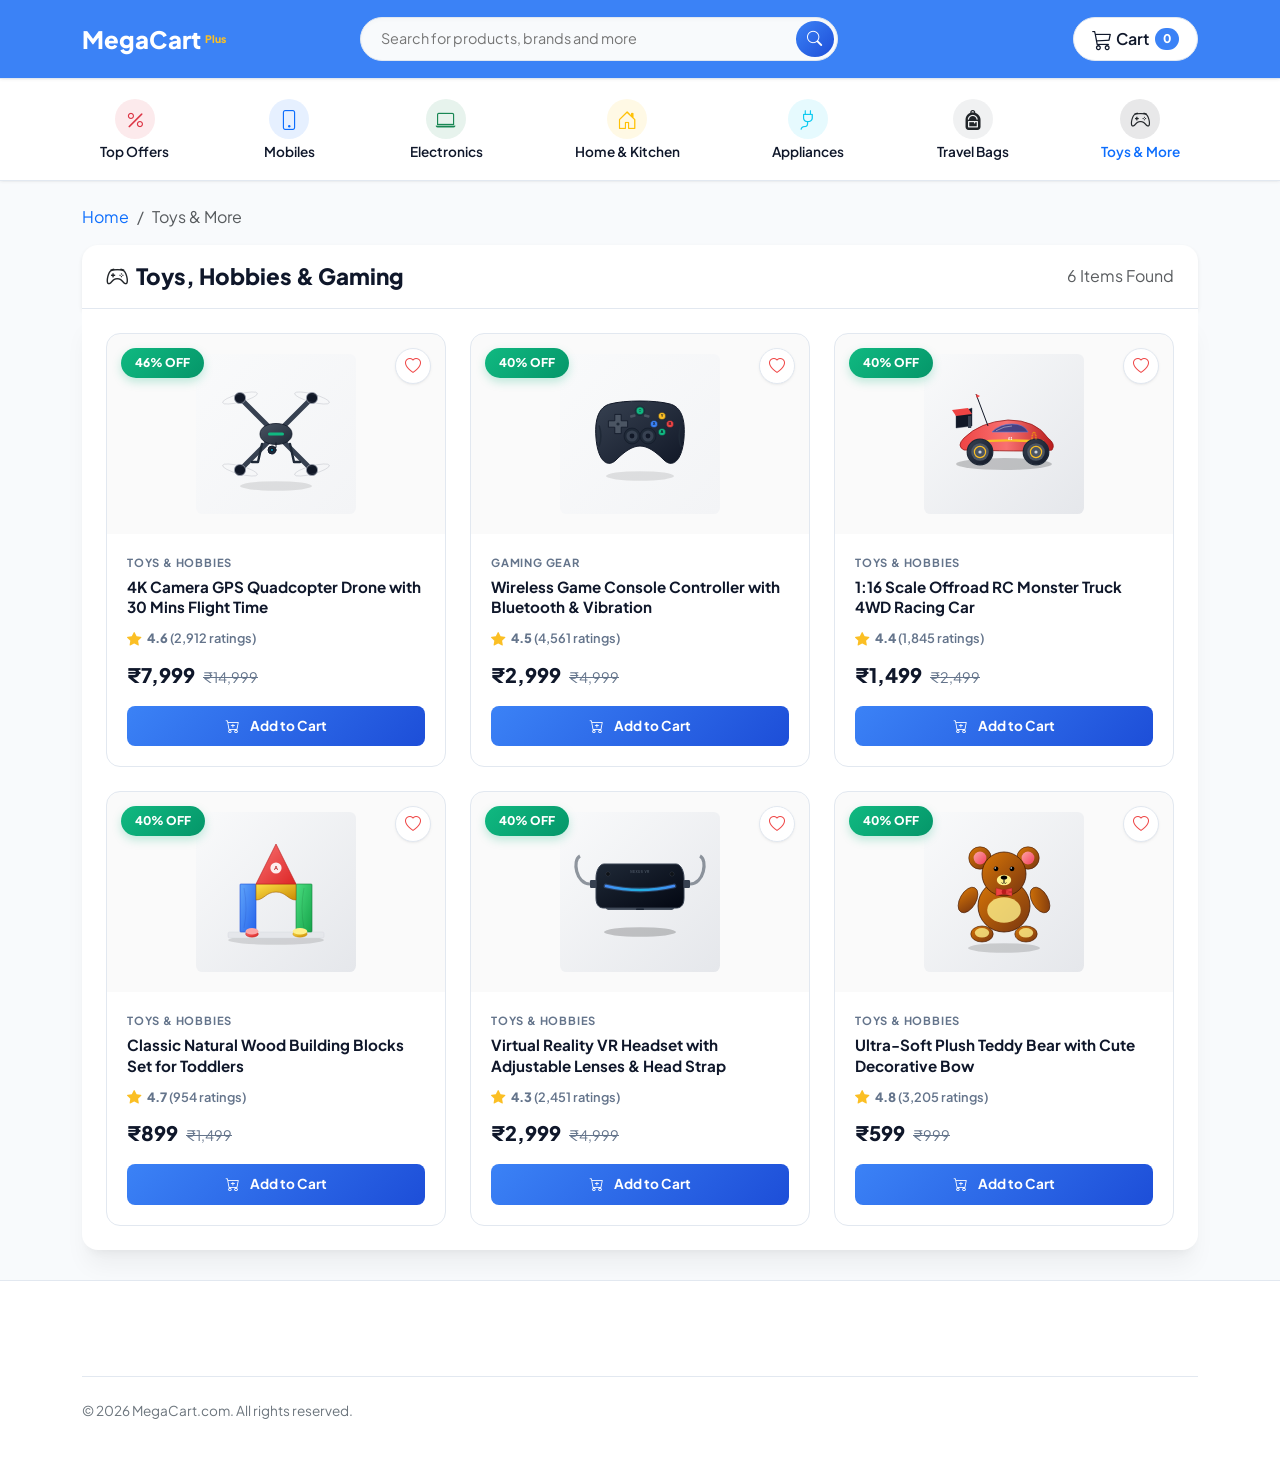
<file: toys.html>
<!DOCTYPE html>
<html lang="en">
<head>
  <meta charset="UTF-8">
  <meta name="viewport" content="width=device-width, initial-scale=1.0">
  <title>Toys &amp; More | MegaCart Plus</title>
  
  <!-- Bootstrap 5 CSS CDN -->
  <link href="https://cdn.jsdelivr.net/npm/bootstrap@5.3.2/dist/css/bootstrap.min.css" rel="stylesheet" integrity="sha384-T3c6CoIi6uLrA9TneNEoa7RxnatzjcDSCmG1MXxSR1GAsXEV/Dwwykc2MPK8M2HN" crossorigin="anonymous">
  <!-- Bootstrap Icons CDN -->
  <link href="https://cdn.jsdelivr.net/npm/bootstrap-icons@1.11.1/font/bootstrap-icons.css" rel="stylesheet">
  <!-- Custom CSS -->
  <link rel="stylesheet" href="style.css">
</head>
<body>

  <!-- Header Section -->
  <nav class="navbar navbar-expand-lg navbar-dark main-navbar sticky-top">
    <div class="container py-1">
      <a class="navbar-brand brand-logo" href="index.html">
        Mega<span>Cart</span><small class="fs-6 fw-light italic ms-1">Plus</small>
      </a>
      <button class="navbar-toggler border-0" type="button" data-bs-toggle="collapse" data-bs-target="#mainNavbarContent" aria-controls="mainNavbarContent" aria-expanded="false" aria-label="Toggle navigation">
        <span class="navbar-toggler-icon"></span>
      </button>
      <div class="collapse navbar-collapse" id="mainNavbarContent">
        <div class="mx-lg-auto my-2 my-lg-0 col-12 col-lg-6">
          <form class="search-container" id="searchForm" onsubmit="event.preventDefault(); handleSearch();">
            <input class="search-input" type="search" placeholder="Search for products, brands and more" aria-label="Search" id="searchInput">
            <button class="search-btn" type="submit"><i class="bi bi-search"></i></button>
          </form>
        </div>
        <ul class="navbar-nav align-items-lg-center ms-auto">
          <li class="nav-item my-1 my-lg-0">
            <a class="nav-link cart-btn text-center d-flex align-items-center justify-content-center py-2" href="cart.html">
              <i class="bi bi-cart3 me-1 fs-5"></i>
              <span>Cart</span>
              <span class="cart-badge" id="cartCountBadge">0</span>
            </a>
          </li>
        </ul>
      </div>
    </div>
  </nav>

  <!-- Category Navbar -->
  <div class="categories-bar py-2">
    <div class="container d-flex justify-content-lg-between align-items-center">
      <a href="top_offers.html" class="category-item">
        <div class="feature-icon-wrapper bg-danger bg-opacity-10 text-danger rounded-circle d-flex align-items-center justify-content-center mb-1 mx-auto" style="width: 40px; height: 40px;"><i class="bi bi-percent fs-5"></i></div>Top Offers
      </a>
      <a href="mobiles.html" class="category-item">
        <div class="feature-icon-wrapper bg-primary bg-opacity-10 text-primary rounded-circle d-flex align-items-center justify-content-center mb-1 mx-auto" style="width: 40px; height: 40px;"><i class="bi bi-phone fs-5"></i></div>Mobiles
      </a>
      <a href="electronics.html" class="category-item">
        <div class="feature-icon-wrapper bg-success bg-opacity-10 text-success rounded-circle d-flex align-items-center justify-content-center mb-1 mx-auto" style="width: 40px; height: 40px;"><i class="bi bi-laptop fs-5"></i></div>Electronics
      </a>
      <a href="home_kitchen.html" class="category-item">
        <div class="feature-icon-wrapper bg-warning bg-opacity-10 text-warning rounded-circle d-flex align-items-center justify-content-center mb-1 mx-auto" style="width: 40px; height: 40px;"><i class="bi bi-house-door fs-5"></i></div>Home & Kitchen
      </a>
      <a href="appliances.html" class="category-item">
        <div class="feature-icon-wrapper bg-info bg-opacity-10 text-info rounded-circle d-flex align-items-center justify-content-center mb-1 mx-auto" style="width: 40px; height: 40px;"><i class="bi bi-plug fs-5"></i></div>Appliances
      </a>
      <a href="travel_bags.html" class="category-item">
        <div class="feature-icon-wrapper bg-secondary bg-opacity-10 text-dark rounded-circle d-flex align-items-center justify-content-center mb-1 mx-auto" style="width: 40px; height: 40px;"><i class="bi bi-backpack-fill fs-5"></i></div>Travel Bags
      </a>
      <a href="toys.html" class="category-item active text-primary">
        <div class="feature-icon-wrapper bg-dark bg-opacity-10 text-dark rounded-circle d-flex align-items-center justify-content-center mb-1 mx-auto" style="width: 40px; height: 40px;"><i class="bi bi-controller fs-5"></i></div>Toys & More
      </a>
    </div>
  </div>

  <main class="container my-4">
    <!-- Breadcrumbs -->
    <nav aria-label="breadcrumb">
      <ol class="breadcrumb">
        <li class="breadcrumb-item"><a href="index.html" class="text-decoration-none">Home</a></li>
        <li class="breadcrumb-item active" aria-current="page">Toys &amp; More</li>
      </ol>
    </nav>

    <!-- Content Title -->
    <div class="section-title-bar d-flex justify-content-between align-items-center shadow-sm">
      <h2 class="section-title"><i class="bi bi-controller me-2 text-dark"></i>Toys, Hobbies &amp; Gaming</h2>
      <span class="text-muted fs-6">6 Items Found</span>
    </div>

    <!-- Products Wrapper -->
    <div class="products-wrapper">
      <div class="row g-4">
        
        <!-- Product 1: Drone -->
        <div class="col-12 col-sm-6 col-md-4 ">
          <div class="product-card">
            <div class="discount-badge">46% OFF</div>
            <button class="wishlist-btn" onclick="toggleWishlist(this, 'Quadcopter Drone')"><i class="bi bi-heart"></i></button>
            <div class="card-img-container"><img src="images/product_drone.svg" alt="Quadcopter Drone"></div>
            <div class="card-body-custom">
              <div class="product-category">Toys &amp; Hobbies</div>
              <a href="product-detail.html?id=17" class="product-name">4K Camera GPS Quadcopter Drone with 30 Mins Flight Time</a>
              <div class="rating-container">
                <span class="rating-star"><i class="bi bi-star-fill"></i></span>
                <span class="rating-text"><strong>4.6</strong> (2,912 ratings)</span>
              </div>
              <div class="price-container">
                <span class="current-price">₹7,999</span>
                <span class="original-price">₹14,999</span>
              </div>
              <button class="add-cart-btn mt-auto" onclick="addToCart(17)"><i class="bi bi-cart-plus me-1"></i> Add to Cart</button>
            </div>
          </div>
        </div>

        <!-- Product 2: Console Controller -->
        <div class="col-12 col-sm-6 col-md-4 ">
          <div class="product-card">
            <div class="discount-badge">40% OFF</div>
            <button class="wishlist-btn" onclick="toggleWishlist(this, 'Wireless Gamepad')"><i class="bi bi-heart"></i></button>
            <div class="card-img-container"><img src="images/product_console.svg" alt="Wireless Gamepad"></div>
            <div class="card-body-custom">
              <div class="product-category">Gaming Gear</div>
              <a href="product-detail.html?id=18" class="product-name">Wireless Game Console Controller with Bluetooth &amp; Vibration</a>
              <div class="rating-container">
                <span class="rating-star"><i class="bi bi-star-fill"></i></span>
                <span class="rating-text"><strong>4.5</strong> (4,561 ratings)</span>
              </div>
              <div class="price-container">
                <span class="current-price">₹2,999</span>
                <span class="original-price">₹4,999</span>
              </div>
              <button class="add-cart-btn mt-auto" onclick="addToCart(18)"><i class="bi bi-cart-plus me-1"></i> Add to Cart</button>
            </div>
          </div>
        </div>

        <!-- Product 3: RC Car -->
        <div class="col-12 col-sm-6 col-md-4 ">
          <div class="product-card">
            <div class="discount-badge">40% OFF</div>
            <button class="wishlist-btn" onclick="toggleWishlist(this, 'Remote Control Car')"><i class="bi bi-heart"></i></button>
            <div class="card-img-container"><img src="images/product_rc_car.svg" alt="Remote Control Car"></div>
            <div class="card-body-custom">
              <div class="product-category">Toys &amp; Hobbies</div>
              <a href="product-detail.html?id=32" class="product-name">1:16 Scale Offroad RC Monster Truck 4WD Racing Car</a>
              <div class="rating-container">
                <span class="rating-star"><i class="bi bi-star-fill"></i></span>
                <span class="rating-text"><strong>4.4</strong> (1,845 ratings)</span>
              </div>
              <div class="price-container">
                <span class="current-price">₹1,499</span>
                <span class="original-price">₹2,499</span>
              </div>
              <button class="add-cart-btn mt-auto" onclick="addToCart(32)"><i class="bi bi-cart-plus me-1"></i> Add to Cart</button>
            </div>
          </div>
        </div>

        <!-- Product 4: Wooden Blocks -->
        <div class="col-12 col-sm-6 col-md-4">
          <div class="product-card">
            <div class="discount-badge">40% OFF</div>
            <button class="wishlist-btn" onclick="toggleWishlist(this, 'Wooden Building Blocks')"><i class="bi bi-heart"></i></button>
            <div class="card-img-container"><img src="images/product_blocks.svg" alt="Wooden Building Blocks"></div>
            <div class="card-body-custom">
              <div class="product-category">Toys &amp; Hobbies</div>
              <a href="product-detail.html?id=33" class="product-name">Classic Natural Wood Building Blocks Set for Toddlers</a>
              <div class="rating-container">
                <span class="rating-star"><i class="bi bi-star-fill"></i></span>
                <span class="rating-text"><strong>4.7</strong> (954 ratings)</span>
              </div>
              <div class="price-container">
                <span class="current-price">₹899</span>
                <span class="original-price">₹1,499</span>
              </div>
              <button class="add-cart-btn mt-auto" onclick="addToCart(33)"><i class="bi bi-cart-plus me-1"></i> Add to Cart</button>
            </div>
          </div>
        </div>

        <!-- Product 5: VR Headset -->
        <div class="col-12 col-sm-6 col-md-4 ">
          <div class="product-card">
            <div class="discount-badge">40% OFF</div>
            <button class="wishlist-btn" onclick="toggleWishlist(this, 'VR Headset')"><i class="bi bi-heart"></i></button>
            <div class="card-img-container"><img src="images/product_vr_headset.svg" alt="VR Headset"></div>
            <div class="card-body-custom">
              <div class="product-category">Toys &amp; Hobbies</div>
              <a href="product-detail.html?id=34" class="product-name">Virtual Reality VR Headset with Adjustable Lenses &amp; Head Strap</a>
              <div class="rating-container">
                <span class="rating-star"><i class="bi bi-star-fill"></i></span>
                <span class="rating-text"><strong>4.3</strong> (2,451 ratings)</span>
              </div>
              <div class="price-container">
                <span class="current-price">₹2,999</span>
                <span class="original-price">₹4,999</span>
              </div>
              <button class="add-cart-btn mt-auto" onclick="addToCart(34)"><i class="bi bi-cart-plus me-1"></i> Add to Cart</button>
            </div>
          </div>
        </div>

        <!-- Product 6: Teddy Bear -->
        <div class="col-12 col-sm-6 col-md-4 ">
          <div class="product-card">
            <div class="discount-badge">40% OFF</div>
            <button class="wishlist-btn" onclick="toggleWishlist(this, 'Teddy Bear')"><i class="bi bi-heart"></i></button>
            <div class="card-img-container"><img src="images/product_teddy.svg" alt="Teddy Bear"></div>
            <div class="card-body-custom">
              <div class="product-category">Toys &amp; Hobbies</div>
              <a href="product-detail.html?id=35" class="product-name">Ultra-Soft Plush Teddy Bear with Cute Decorative Bow</a>
              <div class="rating-container">
                <span class="rating-star"><i class="bi bi-star-fill"></i></span>
                <span class="rating-text"><strong>4.8</strong> (3,205 ratings)</span>
              </div>
              <div class="price-container">
                <span class="current-price">₹599</span>
                <span class="original-price">₹999</span>
              </div>
              <button class="add-cart-btn mt-auto" onclick="addToCart(35)"><i class="bi bi-cart-plus me-1"></i> Add to Cart</button>
            </div>
          </div>
        </div>

      </div>
    </div>
  </main>

  <!-- Footer Section -->
  <footer class="main-footer">
    <div class="container pb-4">
      <div class="footer-bottom-bar d-flex flex-wrap justify-content-between align-items-center">
        <div><span class="text-secondary">&copy; 2026 MegaCart.com. All rights reserved.</span></div>
      </div>
    </div>
  </footer>

  <!-- Toast Notification -->
  <div class="position-fixed bottom-0 end-0 p-3" style="z-index: 1100;">
    <div id="cartToast" class="toast align-items-center text-white bg-success border-0" role="alert"><div class="d-flex"><div class="toast-body"><span id="toastMessage"></span></div><button type="button" class="btn-close btn-close-white me-2 m-auto" data-bs-dismiss="toast"></button></div></div>
  </div>

  <script src="https://cdn.jsdelivr.net/npm/bootstrap@5.3.2/dist/js/bootstrap.bundle.min.js"></script>
  <script src="script.js"></script>
</body>
</html>
</file>
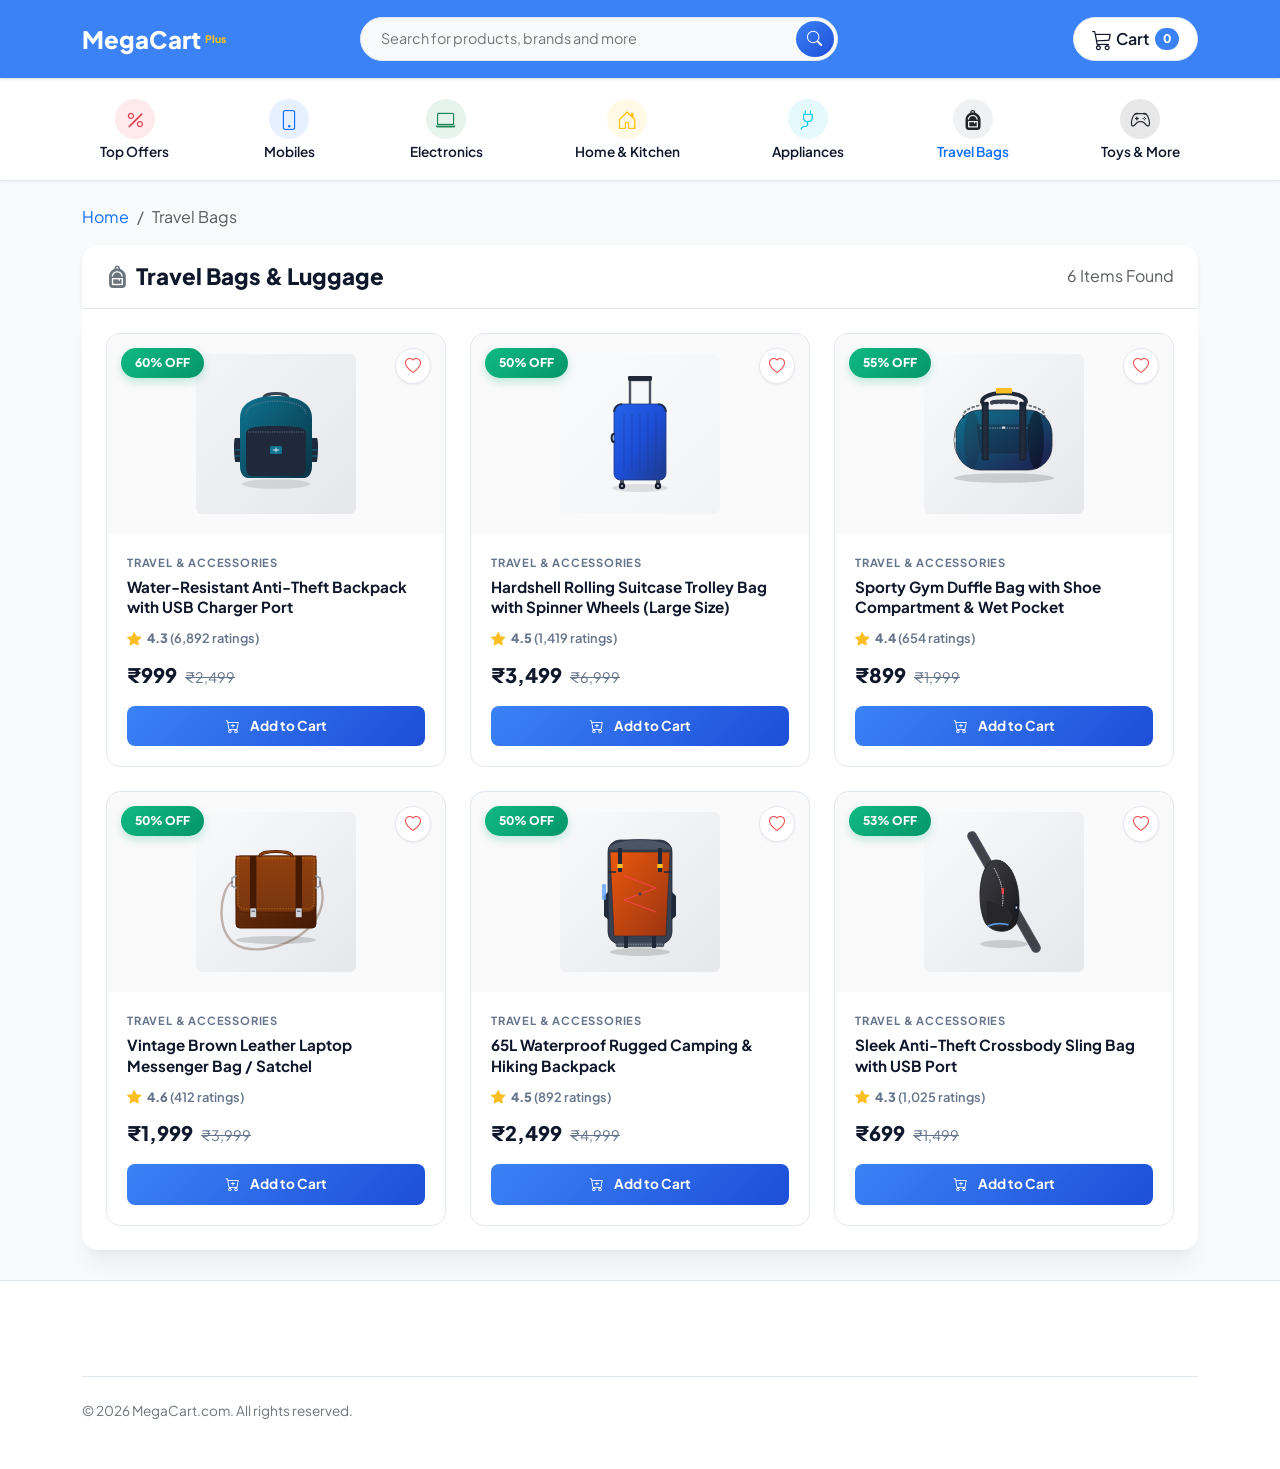
<file: travel_bags.html>
<!DOCTYPE html>
<html lang="en">
<head>
  <meta charset="UTF-8">
  <meta name="viewport" content="width=device-width, initial-scale=1.0">
  <title>Travel Bags | MegaCart Plus</title>
  
  <!-- Bootstrap 5 CSS CDN -->
  <link href="https://cdn.jsdelivr.net/npm/bootstrap@5.3.2/dist/css/bootstrap.min.css" rel="stylesheet" integrity="sha384-T3c6CoIi6uLrA9TneNEoa7RxnatzjcDSCmG1MXxSR1GAsXEV/Dwwykc2MPK8M2HN" crossorigin="anonymous">
  <!-- Bootstrap Icons CDN -->
  <link href="https://cdn.jsdelivr.net/npm/bootstrap-icons@1.11.1/font/bootstrap-icons.css" rel="stylesheet">
  <!-- Custom CSS -->
  <link rel="stylesheet" href="style.css">
</head>
<body>

  <!-- Header Section -->
  <nav class="navbar navbar-expand-lg navbar-dark main-navbar sticky-top">
    <div class="container py-1">
      <a class="navbar-brand brand-logo" href="index.html">
        Mega<span>Cart</span><small class="fs-6 fw-light italic ms-1">Plus</small>
      </a>
      <button class="navbar-toggler border-0" type="button" data-bs-toggle="collapse" data-bs-target="#mainNavbarContent" aria-controls="mainNavbarContent" aria-expanded="false" aria-label="Toggle navigation">
        <span class="navbar-toggler-icon"></span>
      </button>
      <div class="collapse navbar-collapse" id="mainNavbarContent">
        <div class="mx-lg-auto my-2 my-lg-0 col-12 col-lg-6">
          <form class="search-container" id="searchForm" onsubmit="event.preventDefault(); handleSearch();">
            <input class="search-input" type="search" placeholder="Search for products, brands and more" aria-label="Search" id="searchInput">
            <button class="search-btn" type="submit"><i class="bi bi-search"></i></button>
          </form>
        </div>
        <ul class="navbar-nav align-items-lg-center ms-auto">
          <li class="nav-item my-1 my-lg-0">
            <a class="nav-link cart-btn text-center d-flex align-items-center justify-content-center py-2" href="cart.html">
              <i class="bi bi-cart3 me-1 fs-5"></i>
              <span>Cart</span>
              <span class="cart-badge" id="cartCountBadge">0</span>
            </a>
          </li>
        </ul>
      </div>
    </div>
  </nav>

  <!-- Category Navbar -->
  <div class="categories-bar py-2">
    <div class="container d-flex justify-content-lg-between align-items-center">
      <a href="top_offers.html" class="category-item">
        <div class="feature-icon-wrapper bg-danger bg-opacity-10 text-danger rounded-circle d-flex align-items-center justify-content-center mb-1 mx-auto" style="width: 40px; height: 40px;"><i class="bi bi-percent fs-5"></i></div>Top Offers
      </a>
      <a href="mobiles.html" class="category-item">
        <div class="feature-icon-wrapper bg-primary bg-opacity-10 text-primary rounded-circle d-flex align-items-center justify-content-center mb-1 mx-auto" style="width: 40px; height: 40px;"><i class="bi bi-phone fs-5"></i></div>Mobiles
      </a>
      <a href="electronics.html" class="category-item">
        <div class="feature-icon-wrapper bg-success bg-opacity-10 text-success rounded-circle d-flex align-items-center justify-content-center mb-1 mx-auto" style="width: 40px; height: 40px;"><i class="bi bi-laptop fs-5"></i></div>Electronics
      </a>
      <a href="home_kitchen.html" class="category-item">
        <div class="feature-icon-wrapper bg-warning bg-opacity-10 text-warning rounded-circle d-flex align-items-center justify-content-center mb-1 mx-auto" style="width: 40px; height: 40px;"><i class="bi bi-house-door fs-5"></i></div>Home & Kitchen
      </a>
      <a href="appliances.html" class="category-item">
        <div class="feature-icon-wrapper bg-info bg-opacity-10 text-info rounded-circle d-flex align-items-center justify-content-center mb-1 mx-auto" style="width: 40px; height: 40px;"><i class="bi bi-plug fs-5"></i></div>Appliances
      </a>
      <a href="travel_bags.html" class="category-item active text-primary">
        <div class="feature-icon-wrapper bg-secondary bg-opacity-10 text-dark rounded-circle d-flex align-items-center justify-content-center mb-1 mx-auto" style="width: 40px; height: 40px;"><i class="bi bi-backpack-fill fs-5"></i></div>Travel Bags
      </a>
      <a href="toys.html" class="category-item">
        <div class="feature-icon-wrapper bg-dark bg-opacity-10 text-dark rounded-circle d-flex align-items-center justify-content-center mb-1 mx-auto" style="width: 40px; height: 40px;"><i class="bi bi-controller fs-5"></i></div>Toys & More
      </a>
    </div>
  </div>

  <main class="container my-4">
    <!-- Breadcrumbs -->
    <nav aria-label="breadcrumb">
      <ol class="breadcrumb">
        <li class="breadcrumb-item"><a href="index.html" class="text-decoration-none">Home</a></li>
        <li class="breadcrumb-item active" aria-current="page">Travel Bags</li>
      </ol>
    </nav>

    <!-- Content Title -->
    <div class="section-title-bar d-flex justify-content-between align-items-center shadow-sm">
      <h2 class="section-title"><i class="bi bi-backpack-fill me-2 text-secondary"></i>Travel Bags &amp; Luggage</h2>
      <span class="text-muted fs-6">6 Items Found</span>
    </div>

    <!-- Products Wrapper -->
    <div class="products-wrapper">
      <div class="row g-4">
        
        <!-- Product 1: Backpack -->
        <div class="col-12 col-sm-6 col-md-4 ">
          <div class="product-card">
            <div class="discount-badge">60% OFF</div>
            <button class="wishlist-btn" onclick="toggleWishlist(this, 'Water-Resistant Backpack')"><i class="bi bi-heart"></i></button>
            <div class="card-img-container"><img src="images/product_bag.svg" alt="Water-Resistant Backpack"></div>
            <div class="card-body-custom">
              <div class="product-category">Travel &amp; Accessories</div>
              <a href="product-detail.html?id=8" class="product-name">Water-Resistant Anti-Theft Backpack with USB Charger Port</a>
              <div class="rating-container">
                <span class="rating-star"><i class="bi bi-star-fill"></i></span>
                <span class="rating-text"><strong>4.3</strong> (6,892 ratings)</span>
              </div>
              <div class="price-container">
                <span class="current-price">₹999</span>
                <span class="original-price">₹2,499</span>
              </div>
              <button class="add-cart-btn mt-auto" onclick="addToCart(8)"><i class="bi bi-cart-plus me-1"></i> Add to Cart</button>
            </div>
          </div>
        </div>

        <!-- Product 2: Suitcase -->
        <div class="col-12 col-sm-6 col-md-4 ">
          <div class="product-card">
            <div class="discount-badge">50% OFF</div>
            <button class="wishlist-btn" onclick="toggleWishlist(this, 'Hardshell Suitcase Trolley')"><i class="bi bi-heart"></i></button>
            <div class="card-img-container"><img src="images/product_suitcase.svg" alt="Hardshell Suitcase Trolley"></div>
            <div class="card-body-custom">
              <div class="product-category">Travel &amp; Accessories</div>
              <a href="product-detail.html?id=19" class="product-name">Hardshell Rolling Suitcase Trolley Bag with Spinner Wheels (Large Size)</a>
              <div class="rating-container">
                <span class="rating-star"><i class="bi bi-star-fill"></i></span>
                <span class="rating-text"><strong>4.5</strong> (1,419 ratings)</span>
              </div>
              <div class="price-container">
                <span class="current-price">₹3,499</span>
                <span class="original-price">₹6,999</span>
              </div>
              <button class="add-cart-btn mt-auto" onclick="addToCart(19)"><i class="bi bi-cart-plus me-1"></i> Add to Cart</button>
            </div>
          </div>
        </div>

        <!-- Product 3: Gym Duffle Bag -->
        <div class="col-12 col-sm-6 col-md-4 ">
          <div class="product-card">
            <div class="discount-badge">55% OFF</div>
            <button class="wishlist-btn" onclick="toggleWishlist(this, 'Gym Duffle Bag')"><i class="bi bi-heart"></i></button>
            <div class="card-img-container"><img src="images/product_duffle.svg" alt="Gym Duffle Bag"></div>
            <div class="card-body-custom">
              <div class="product-category">Travel &amp; Accessories</div>
              <a href="product-detail.html?id=28" class="product-name">Sporty Gym Duffle Bag with Shoe Compartment &amp; Wet Pocket</a>
              <div class="rating-container">
                <span class="rating-star"><i class="bi bi-star-fill"></i></span>
                <span class="rating-text"><strong>4.4</strong> (654 ratings)</span>
              </div>
              <div class="price-container">
                <span class="current-price">₹899</span>
                <span class="original-price">₹1,999</span>
              </div>
              <button class="add-cart-btn mt-auto" onclick="addToCart(28)"><i class="bi bi-cart-plus me-1"></i> Add to Cart</button>
            </div>
          </div>
        </div>

        <!-- Product 4: Laptop Messenger Bag -->
        <div class="col-12 col-sm-6 col-md-4">
          <div class="product-card">
            <div class="discount-badge">50% OFF</div>
            <button class="wishlist-btn" onclick="toggleWishlist(this, 'Laptop Messenger Bag')"><i class="bi bi-heart"></i></button>
            <div class="card-img-container"><img src="images/product_messenger.svg" alt="Laptop Messenger Bag"></div>
            <div class="card-body-custom">
              <div class="product-category">Travel &amp; Accessories</div>
              <a href="product-detail.html?id=29" class="product-name">Vintage Brown Leather Laptop Messenger Bag / Satchel</a>
              <div class="rating-container">
                <span class="rating-star"><i class="bi bi-star-fill"></i></span>
                <span class="rating-text"><strong>4.6</strong> (412 ratings)</span>
              </div>
              <div class="price-container">
                <span class="current-price">₹1,999</span>
                <span class="original-price">₹3,999</span>
              </div>
              <button class="add-cart-btn mt-auto" onclick="addToCart(29)"><i class="bi bi-cart-plus me-1"></i> Add to Cart</button>
            </div>
          </div>
        </div>

        <!-- Product 5: Hiking Backpack -->
        <div class="col-12 col-sm-6 col-md-4 ">
          <div class="product-card">
            <div class="discount-badge">50% OFF</div>
            <button class="wishlist-btn" onclick="toggleWishlist(this, 'Hiking Backpack')"><i class="bi bi-heart"></i></button>
            <div class="card-img-container"><img src="images/product_hiking.svg" alt="Hiking Backpack"></div>
            <div class="card-body-custom">
              <div class="product-category">Travel &amp; Accessories</div>
              <a href="product-detail.html?id=30" class="product-name">65L Waterproof Rugged Camping &amp; Hiking Backpack</a>
              <div class="rating-container">
                <span class="rating-star"><i class="bi bi-star-fill"></i></span>
                <span class="rating-text"><strong>4.5</strong> (892 ratings)</span>
              </div>
              <div class="price-container">
                <span class="current-price">₹2,499</span>
                <span class="original-price">₹4,999</span>
              </div>
              <button class="add-cart-btn mt-auto" onclick="addToCart(30)"><i class="bi bi-cart-plus me-1"></i> Add to Cart</button>
            </div>
          </div>
        </div>

        <!-- Product 6: Crossbody Sling Bag -->
        <div class="col-12 col-sm-6 col-md-4 ">
          <div class="product-card">
            <div class="discount-badge">53% OFF</div>
            <button class="wishlist-btn" onclick="toggleWishlist(this, 'Crossbody Sling Bag')"><i class="bi bi-heart"></i></button>
            <div class="card-img-container"><img src="images/product_sling.svg" alt="Crossbody Sling Bag"></div>
            <div class="card-body-custom">
              <div class="product-category">Travel &amp; Accessories</div>
              <a href="product-detail.html?id=31" class="product-name">Sleek Anti-Theft Crossbody Sling Bag with USB Port</a>
              <div class="rating-container">
                <span class="rating-star"><i class="bi bi-star-fill"></i></span>
                <span class="rating-text"><strong>4.3</strong> (1,025 ratings)</span>
              </div>
              <div class="price-container">
                <span class="current-price">₹699</span>
                <span class="original-price">₹1,499</span>
              </div>
              <button class="add-cart-btn mt-auto" onclick="addToCart(31)"><i class="bi bi-cart-plus me-1"></i> Add to Cart</button>
            </div>
          </div>
        </div>
      </div>
    </div>
  </main>

  <!-- Footer Section -->
  <footer class="main-footer">
    <div class="container pb-4">
      <div class="footer-bottom-bar d-flex flex-wrap justify-content-between align-items-center">
        <div><span class="text-secondary">&copy; 2026 MegaCart.com. All rights reserved.</span></div>
      </div>
    </div>
  </footer>

  <!-- Toast Notification -->
  <div class="position-fixed bottom-0 end-0 p-3" style="z-index: 1100;">
    <div id="cartToast" class="toast align-items-center text-white bg-success border-0" role="alert"><div class="d-flex"><div class="toast-body"><span id="toastMessage"></span></div><button type="button" class="btn-close btn-close-white me-2 m-auto" data-bs-dismiss="toast"></button></div></div>
  </div>

  <script src="https://cdn.jsdelivr.net/npm/bootstrap@5.3.2/dist/js/bootstrap.bundle.min.js"></script>
  <script src="script.js"></script>
</body>
</html>
</file>
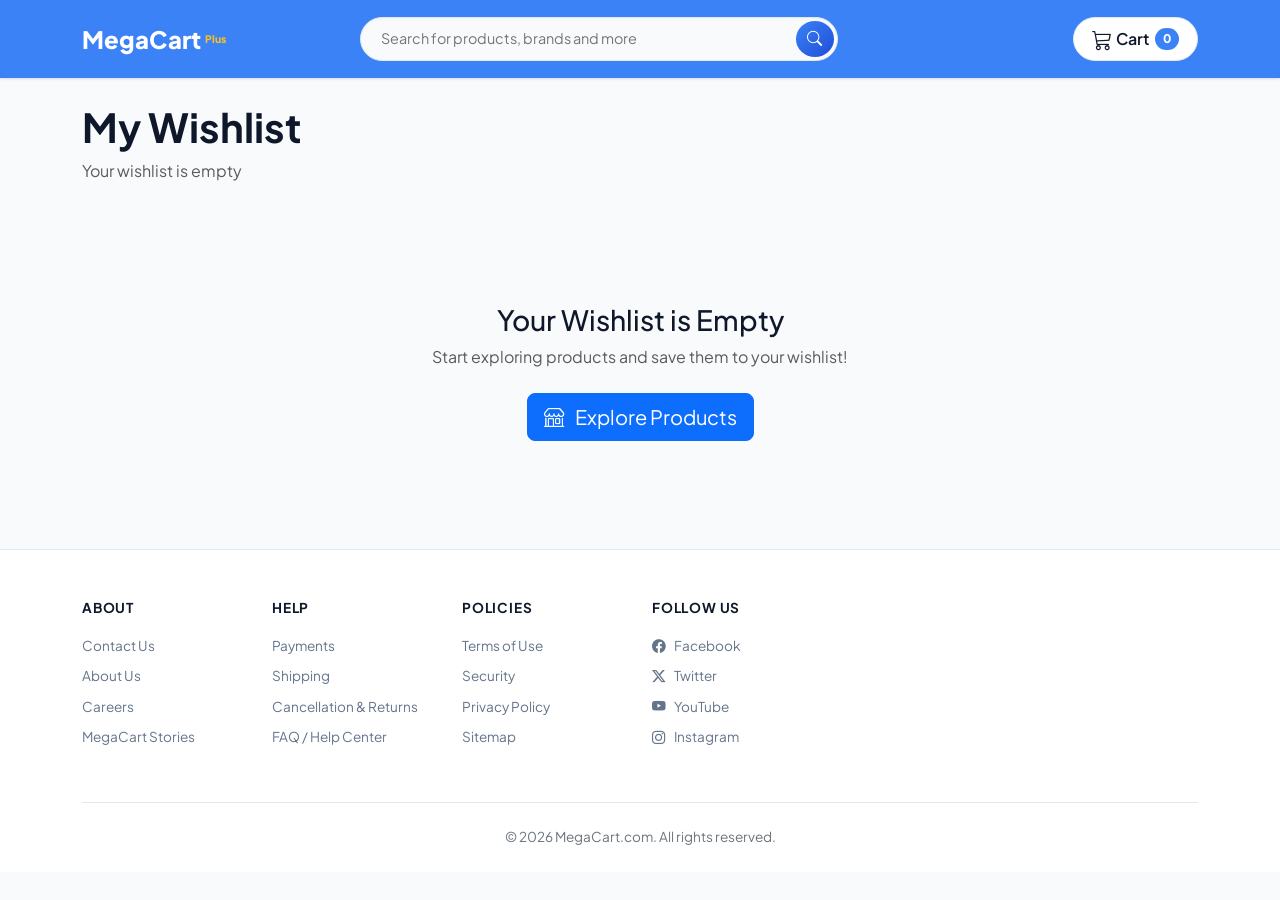
<file: wishlist.html>
<!DOCTYPE html>
<html lang="en">
<head>
  <meta charset="UTF-8">
  <meta name="viewport" content="width=device-width, initial-scale=1.0">
  <title>My Wishlist | MegaCart</title>
  
  <!-- Bootstrap 5 CSS CDN -->
  <link href="https://cdn.jsdelivr.net/npm/bootstrap@5.3.2/dist/css/bootstrap.min.css" rel="stylesheet" integrity="sha384-T3c6CoIi6uLrA9TneNEoa7RxnatzjcDSCmG1MXxSR1GAsXEV/Dwwykc2MPK8M2HN" crossorigin="anonymous">
  <!-- Bootstrap Icons CDN -->
  <link href="https://cdn.jsdelivr.net/npm/bootstrap-icons@1.11.1/font/bootstrap-icons.css" rel="stylesheet">
  <!-- Custom CSS -->
  <link rel="stylesheet" href="style.css">
  
  <style>
    .wishlist-item {
      display: flex;
      gap: 20px;
      padding: 20px;
      border: 1px solid var(--border-color);
      border-radius: 8px;
      background-color: #fff;
      margin-bottom: 16px;
      transition: var(--transition-smooth);
    }

    .wishlist-item:hover {
      box-shadow: var(--shadow-md);
    }

    .wishlist-item-image {
      width: 120px;
      height: 120px;
      background-color: #f5f5f5;
      border-radius: 8px;
      display: flex;
      align-items: center;
      justify-content: center;
      flex-shrink: 0;
      overflow: hidden;
    }

    .wishlist-item-image img {
      max-width: 100%;
      max-height: 100%;
      object-fit: contain;
    }

    .wishlist-item-details {
      flex: 1;
      display: flex;
      flex-direction: column;
    }

    .wishlist-item-name {
      font-weight: 600;
      color: var(--text-dark);
      margin-bottom: 8px;
      text-decoration: none;
      transition: var(--transition-fast);
    }

    .wishlist-item-name:hover {
      color: var(--primary-blue);
    }

    .wishlist-item-category {
      font-size: 0.85rem;
      color: var(--text-muted);
      margin-bottom: 8px;
      text-transform: uppercase;
    }

    .wishlist-item-price {
      font-size: 1.15rem;
      font-weight: 700;
      color: var(--text-dark);
    }

    .wishlist-item-actions {
      display: flex;
      align-items: center;
      gap: 12px;
      margin-left: auto;
      flex-direction: column;
      justify-content: center;
    }

    .btn-add-to-cart-from-wishlist {
      background: var(--btn-grad);
      color: white;
      border: none;
      padding: 10px 18px;
      font-weight: 600;
      border-radius: 6px;
      font-size: 0.9rem;
      transition: var(--transition-smooth);
      cursor: pointer;
      display: flex;
      align-items: center;
      gap: 6px;
      white-space: nowrap;
    }

    .btn-add-to-cart-from-wishlist:hover {
      background: var(--btn-grad-hover);
      transform: translateY(-2px);
      box-shadow: 0 4px 12px var(--card-glow);
    }

    .btn-remove-wishlist {
      color: #ef4444;
      background: none;
      border: none;
      padding: 6px 12px;
      cursor: pointer;
      font-size: 0.9rem;
      transition: var(--transition-fast);
      white-space: nowrap;
    }

    .btn-remove-wishlist:hover {
      background-color: rgba(239, 68, 68, 0.1);
      border-radius: 4px;
    }

    .empty-wishlist {
      text-align: center;
      padding: 60px 20px;
    }

    .empty-wishlist-icon {
      font-size: 4rem;
      color: var(--text-muted);
      margin-bottom: 20px;
    }

    @media (max-width: 768px) {
      .wishlist-item {
        flex-direction: column;
      }

      .wishlist-item-image {
        width: 100%;
        height: 150px;
      }

      .wishlist-item-actions {
        margin-left: 0;
        flex-direction: row;
        justify-content: space-between;
        align-items: center;
        width: 100%;
        margin-top: 10px;
      }
    }
  </style>
</head>
<body>

  <!-- Header Section -->
  <nav class="navbar navbar-expand-lg navbar-dark main-navbar sticky-top">
    <div class="container py-1">
      <a class="navbar-brand brand-logo" href="index.html">
        Mega<span>Cart</span><small class="fs-6 fw-light italic ms-1">Plus</small>
      </a>

      <button class="navbar-toggler border-0" type="button" data-bs-toggle="collapse" data-bs-target="#mainNavbarContent">
        <span class="navbar-toggler-icon"></span>
      </button>

      <div class="collapse navbar-collapse" id="mainNavbarContent">
        <div class="mx-lg-auto my-2 my-lg-0 col-12 col-lg-6">
          <form class="search-container" id="searchForm" onsubmit="event.preventDefault(); handleSearch();">
            <input class="search-input" type="search" placeholder="Search for products, brands and more" id="searchInput">
            <button class="search-btn" type="submit">
              <i class="bi bi-search"></i>
            </button>
          </form>
        </div>

        <ul class="navbar-nav align-items-lg-center ms-auto">
          <li class="nav-item my-1 my-lg-0">
            <a class="nav-link cart-btn text-center d-flex align-items-center justify-content-center py-2" href="cart.html">
              <i class="bi bi-cart3 me-1 fs-5"></i>
              <span>Cart</span>
              <span class="cart-badge" id="cartCountBadge">0</span>
            </a>
          </li>
        </ul>
      </div>
    </div>
  </nav>

  <!-- Main Content -->
  <main class="container my-4">
    <div class="row mb-4">
      <div class="col-12">
        <h1 class="fw-bold mb-2">My Wishlist</h1>
        <p class="text-muted" id="wishlistItemsInfo">Your wishlist is empty</p>
      </div>
    </div>

    <div class="row" id="wishlistContent">
      <div class="col-12">
        <div class="empty-wishlist">
          <div class="empty-wishlist-icon">
            <i class="bi bi-heart-break"></i>
          </div>
          <h3 class="mb-2">Your Wishlist is Empty</h3>
          <p class="text-muted mb-4">Start exploring products and save them to your wishlist!</p>
          <a href="index.html" class="btn btn-primary btn-lg">
            <i class="bi bi-shop me-2"></i> Explore Products
          </a>
        </div>
      </div>
    </div>
  </main>

  <!-- Toast Notification -->
  <div class="position-fixed bottom-0 end-0 p-3" style="z-index: 1100;">
    <div id="cartToast" class="toast align-items-center text-white bg-success border-0" role="alert" aria-live="assertive" aria-atomic="true">
      <div class="d-flex">
        <div class="toast-body d-flex align-items-center">
          <i class="bi bi-check-circle-fill me-2 fs-5"></i>
          <span id="toastMessage">Product added to cart successfully!</span>
        </div>
        <button type="button" class="btn-close btn-close-white me-2 m-auto" data-bs-dismiss="toast"></button>
      </div>
    </div>
  </div>

  <!-- Footer -->
  <footer class="main-footer mt-5">
    <div class="container">
      <div class="row g-4 mb-4">
        <div class="col-6 col-md-2">
          <h5 class="footer-heading">About</h5>
          <ul class="footer-links">
            <li><a href="#">Contact Us</a></li>
            <li><a href="#">About Us</a></li>
            <li><a href="#">Careers</a></li>
            <li><a href="#">MegaCart Stories</a></li>
          </ul>
        </div>
        <div class="col-6 col-md-2">
          <h5 class="footer-heading">Help</h5>
          <ul class="footer-links">
            <li><a href="#">Payments</a></li>
            <li><a href="#">Shipping</a></li>
            <li><a href="#">Cancellation & Returns</a></li>
            <li><a href="#">FAQ / Help Center</a></li>
          </ul>
        </div>
        <div class="col-6 col-md-2">
          <h5 class="footer-heading">Policies</h5>
          <ul class="footer-links">
            <li><a href="#">Terms of Use</a></li>
            <li><a href="#">Security</a></li>
            <li><a href="#">Privacy Policy</a></li>
            <li><a href="#">Sitemap</a></li>
          </ul>
        </div>
        <div class="col-6 col-md-2">
          <h5 class="footer-heading">Follow Us</h5>
          <ul class="footer-links">
            <li><a href="#"><i class="bi bi-facebook me-2"></i>Facebook</a></li>
            <li><a href="#"><i class="bi bi-twitter-x me-2"></i>Twitter</a></li>
            <li><a href="#"><i class="bi bi-youtube me-2"></i>YouTube</a></li>
            <li><a href="#"><i class="bi bi-instagram me-2"></i>Instagram</a></li>
          </ul>
        </div>
      </div>
      <div class="footer-bottom-bar text-center">
        <p class="text-secondary mb-0">&copy; 2026 MegaCart.com. All rights reserved.</p>
      </div>
    </div>
  </footer>

  <!-- Scripts -->
  <script src="https://cdn.jsdelivr.net/npm/bootstrap@5.3.2/dist/js/bootstrap.bundle.min.js"></script>
  <script src="script.js"></script>
  <script>
    function renderWishlist() {
      const wishlistItems = wishlist.getWishlist();
      const wishlistContent = document.getElementById('wishlistContent');
      const wishlistItemsInfo = document.getElementById('wishlistItemsInfo');

      if (wishlistItems.length === 0) {
        wishlistContent.innerHTML = `
          <div class="col-12">
            <div class="empty-wishlist">
              <div class="empty-wishlist-icon">
                <i class="bi bi-heart-break"></i>
              </div>
              <h3 class="mb-2">Your Wishlist is Empty</h3>
              <p class="text-muted mb-4">Start exploring products and save them to your wishlist!</p>
              <a href="index.html" class="btn btn-primary btn-lg">
                <i class="bi bi-shop me-2"></i> Explore Products
              </a>
            </div>
          </div>
        `;
        wishlistItemsInfo.textContent = 'Your wishlist is empty';
        return;
      }

      let wishlistHTML = '<div class="col-12 col-lg-12">';
      
      wishlistItems.forEach(item => {
        wishlistHTML += `
          <div class="wishlist-item" id="wishlistItem-${item.id}">
            <div class="wishlist-item-image">
              <img src="${item.image}" alt="${item.name}">
            </div>
            <div class="wishlist-item-details">
              <a href="product-detail.html?id=${item.id}" class="wishlist-item-name">${item.name}</a>
              <div class="wishlist-item-category">${item.category}</div>
              <div class="wishlist-item-price">₹${item.price.toLocaleString()}</div>
              <small class="text-muted"><del>₹${item.original_price.toLocaleString()}</del> (${item.discount}% OFF)</small>
            </div>
            <div class="wishlist-item-actions">
              <button class="btn-add-to-cart-from-wishlist" onclick="moveToCart(${item.id})">
                <i class="bi bi-cart-plus me-1"></i> Add to Cart
              </button>
              <button class="btn-remove-wishlist" onclick="removeFromWishlist(${item.id})">
                <i class="bi bi-trash me-1"></i> Remove
              </button>
            </div>
          </div>
        `;
      });

      wishlistHTML += '</div>';

      wishlistContent.innerHTML = wishlistHTML;
      wishlistItemsInfo.textContent = `You have ${wishlistItems.length} item${wishlistItems.length > 1 ? 's' : ''} in your wishlist`;
    }

    function moveToCart(productId) {
      const item = productDatabase[productId];
      if (cart.addItem(productId, 1)) {
        wishlist.removeItem(productId);
        showToast(`Moved <strong>${item.name}</strong> to cart!`, 'success');
        renderWishlist();
      }
    }

    function removeFromWishlist(productId) {
      const item = productDatabase[productId];
      wishlist.removeItem(productId);
      showToast(`Removed <strong>${item.name}</strong> from wishlist`, 'danger');
      renderWishlist();
    }

    // Initialize
    document.addEventListener('DOMContentLoaded', function() {
      wishlist.loadWishlist();
      renderWishlist();
    });
  </script>
</body>
</html>
</file>
<file: style.css>
/* ==========================================================================
   Flipkart-Inspired Premium E-Commerce Theme (Modernized)
   ========================================================================== */

@import url('https://fonts.googleapis.com/css2?family=Plus+Jakarta+Sans:wght@300;400;500;600;700;800&display=swap');

/* Custom CSS Variables & Design System */
:root {
  --primary-blue: #3b82f6;       /* Modern Electric Blue */
  --primary-blue-hover: #2563eb;
  --secondary-yellow: #fbbf24;    /* Modern Gold/Yellow Accent */
  --text-dark: #0f172a;           /* Slate 900 */
  --text-muted: #64748b;          /* Slate 500 */
  --bg-light: #f8fafc;            /* Slate 50 */
  --bg-card: #ffffff;
  --border-color: #e2e8f0;        /* Slate 200 */
  --navbar-bg: #3b82f6; /* Primary Blue */
  --card-glow: rgba(59, 130, 246, 0.1);
  --btn-grad: linear-gradient(135deg, #3b82f6 0%, #1d4ed8 100%);
  --btn-grad-hover: linear-gradient(135deg, #2563eb 0%, #1e40af 100%);
  
  --shadow-sm: 0 1px 3px 0 rgba(0, 0, 0, 0.05), 0 1px 2px -1px rgba(0, 0, 0, 0.05);
  --shadow-md: 0 4px 6px -1px rgba(0, 0, 0, 0.05), 0 2px 4px -2px rgba(0, 0, 0, 0.05);
  --shadow-lg: 0 10px 15px -3px rgba(0, 0, 0, 0.08), 0 4px 6px -4px rgba(0, 0, 0, 0.08);
  --shadow-premium: 0 20px 25px -5px rgba(0, 0, 0, 0.05), 0 8px 10px -6px rgba(0, 0, 0, 0.05);
  
  --transition-smooth: all 0.4s cubic-bezier(0.16, 1, 0.3, 1);
  --transition-fast: all 0.2s cubic-bezier(0.16, 1, 0.3, 1);
}



/* Animations */
@keyframes fadeIn {
  from {
    opacity: 0;
    transform: translateY(10px);
  }
  to {
    opacity: 1;
    transform: translateY(0);
  }
}

@keyframes slideInDown {
  from {
    opacity: 0;
    transform: translateY(-20px);
  }
  to {
    opacity: 1;
    transform: translateY(0);
  }
}

@keyframes bounceIn {
  0% {
    opacity: 0;
    transform: scale(0.95);
  }
  100% {
    opacity: 1;
    transform: scale(1);
  }
}

@keyframes slideUp {
  from {
    opacity: 0;
    transform: translateY(30px);
  }
  to {
    opacity: 1;
    transform: translateY(0);
  }
}

/* Base Reset & Typography */
*,
*::before,
*::after {
  box-sizing: border-box;
}

html {
  scroll-padding-top: 92px;
}

body {
  font-family: 'Plus Jakarta Sans', system-ui, -apple-system, sans-serif;
  color: var(--text-dark);
  background-color: var(--bg-light);
  overflow-x: hidden;
  animation: fadeIn 0.6s cubic-bezier(0.16, 1, 0.3, 1);
  transition: background-color 0.3s ease, color 0.3s ease;
}

img,
svg,
video {
  max-width: 100%;
  height: auto;
}

/* Custom Scrollbar */
::-webkit-scrollbar {
  width: 8px;
  height: 8px;
}
::-webkit-scrollbar-track {
  background: var(--bg-light);
}
::-webkit-scrollbar-thumb {
  background: var(--border-color);
  border-radius: 8px;
}
::-webkit-scrollbar-thumb:hover {
  background: var(--text-muted);
}

/* ==========================================================================
   Header & Navigation
   ========================================================================== */
.main-navbar {
  background: var(--navbar-bg);
  backdrop-filter: blur(12px);
  -webkit-backdrop-filter: blur(12px);
  border-bottom: 1px solid var(--border-color);
  box-shadow: var(--shadow-sm);
  padding: 12px 0;
  animation: slideInDown 0.6s cubic-bezier(0.16, 1, 0.3, 1);
  z-index: 1050;
}

.brand-logo {
  font-weight: 800;
  font-size: 1.5rem;
  color: #ffffff !important;
  letter-spacing: 0;
  display: flex;
  align-items: center;
  white-space: nowrap;
}

.brand-logo span {
  color: #ffffff !important;
  font-weight: 800;
}

.brand-logo small {
  color: #fbbf24 !important;
  font-weight: 800 !important;
  font-size: 0.65rem !important;
  margin-left: 6px;
}

.search-container {
  position: relative;
  width: 100%;
}

.search-input {
  border: 1px solid var(--border-color);
  border-radius: 50px;
  padding: 10px 45px 10px 20px;
  font-size: 0.9rem;
  width: 100%;
  background-color: var(--bg-light);
  color: var(--text-dark);
  box-shadow: inset 0 2px 4px rgba(0, 0, 0, 0.02);
  transition: var(--transition-fast);
}

.search-input:focus {
  outline: none;
  border-color: var(--primary-blue);
  box-shadow: 0 0 0 4px var(--card-glow);
  background-color: var(--bg-card);
}

.search-btn {
  position: absolute;
  right: 4px;
  top: 4px;
  height: calc(100% - 8px);
  width: 38px;
  border-radius: 50%;
  background: var(--btn-grad);
  border: none;
  color: #ffffff;
  font-size: 0.95rem;
  display: flex;
  align-items: center;
  justify-content: center;
  transition: var(--transition-fast);
}

.search-btn:hover {
  background: var(--btn-grad-hover);
  transform: scale(1.05);
}

/* Navigation Links & Buttons */
.nav-link-custom {
  color: var(--text-dark) !important;
  font-weight: 600;
  transition: var(--transition-fast);
  padding: 8px 16px;
}

.nav-link-custom:hover {
  color: var(--primary-blue) !important;
}



.login-btn {
  background: var(--btn-grad);
  color: #ffffff !important;
  font-weight: 600;
  border-radius: 50px;
  padding: 8px 24px;
  transition: var(--transition-smooth);
}

.login-btn:hover {
  background: var(--btn-grad-hover);
  box-shadow: 0 4px 12px var(--card-glow);
  transform: translateY(-1px);
}

.cart-btn {
  position: relative;
  color: var(--text-dark) !important;
  font-weight: 600;
  transition: var(--transition-fast);
  border: 1px solid var(--border-color);
  border-radius: 50px;
  padding: 6px 18px !important;
  background-color: var(--bg-card);
}

.cart-btn:hover {
  border-color: var(--primary-blue);
  color: var(--primary-blue) !important;
}

.cart-badge {
  background-color: var(--primary-blue);
  color: #ffffff;
  font-size: 0.75rem;
  font-weight: 800;
  border-radius: 50px;
  padding: 2px 8px;
  margin-left: 6px;
  display: inline-block;
  animation: bounceIn 0.5s ease-out;
}

/* ==========================================================================
   Categories Bar
   ========================================================================== */
.categories-bar {
  background-color: var(--bg-card);
  border-bottom: 1px solid var(--border-color);
  box-shadow: var(--shadow-sm);
  overflow-x: auto;
  white-space: nowrap;
  -webkit-overflow-scrolling: touch;
}

.categories-bar .container {
  gap: 8px;
  min-width: max-content;
}

/* Hide scrollbar for categories bar */
.categories-bar::-webkit-scrollbar {
  display: none;
}

.category-item {
  display: inline-flex;
  flex-direction: column;
  align-items: center;
  justify-content: flex-start;
  text-align: center;
  padding: 12px 18px;
  color: var(--text-dark);
  text-decoration: none;
  font-size: 0.85rem;
  font-weight: 600;
  transition: var(--transition-smooth);
  min-width: 92px;
  white-space: normal;
  line-height: 1.25;
}

.category-item .feature-icon-wrapper {
  transition: var(--transition-smooth);
}

.category-item:hover {
  color: var(--primary-blue);
}

.category-item:hover .feature-icon-wrapper {
  transform: translateY(-4px) scale(1.1);
  box-shadow: 0 6px 15px var(--card-glow) !important;
}

/* ==========================================================================
   Hero Section & Carousel
   ========================================================================== */
.hero-section {
  padding: 20px 0;
}

.custom-carousel {
  border-radius: 16px;
  overflow: hidden;
  box-shadow: var(--shadow-md);
}

.carousel-inner img {
  height: clamp(160px, 32vw, 280px);
  object-fit: cover;
  transition: transform 8s cubic-bezier(0.16, 1, 0.3, 1);
}

.custom-carousel:hover .carousel-inner img {
  transform: scale(1.05);
}

/* Large screen height */
@media (min-width: 992px) {
  .carousel-inner img {
    height: clamp(300px, 30vw, 380px);
  }
}

.carousel-caption-custom {
  background: rgba(15, 23, 42, 0.7);
  backdrop-filter: blur(12px);
  -webkit-backdrop-filter: blur(12px);
  border: 1px solid rgba(255, 255, 255, 0.1);
  border-radius: 16px;
  padding: 28px;
  max-width: 500px;
  bottom: 12%;
  left: 6%;
  text-align: left;
}

.carousel-caption-custom h5 {
  font-weight: 800;
  font-size: 1.5rem;
  color: #ffffff;
}

.carousel-caption-custom p {
  color: rgba(255, 255, 255, 0.9);
  font-size: 0.95rem;
}

/* ==========================================================================
   Deals & Product Cards
   ========================================================================== */
.section-title-bar {
  background-color: var(--bg-card);
  border-bottom: 1px solid var(--border-color);
  padding: 18px 24px;
  border-top-left-radius: 16px;
  border-top-right-radius: 16px;
  display: flex;
  justify-content: space-between;
  align-items: center;
  gap: 12px;
}

.section-title {
  font-size: clamp(1.05rem, 2.4vw, 1.4rem);
  font-weight: 800;
  margin: 0;
  color: var(--text-dark);
  letter-spacing: 0;
  min-width: 0;
}

.products-wrapper {
  background-color: var(--bg-card);
  padding: clamp(14px, 2.5vw, 24px);
  border-bottom-left-radius: 16px;
  border-bottom-right-radius: 16px;
  box-shadow: var(--shadow-premium);
  margin-bottom: 30px;
}

/* Custom Product Card Styles */
.product-card {
  border: 1px solid var(--border-color);
  border-radius: 14px;
  background-color: var(--bg-card);
  transition: var(--transition-smooth);
  height: 100%;
  display: flex;
  flex-direction: column;
  position: relative;
  overflow: hidden;
  animation: slideUp 0.6s cubic-bezier(0.16, 1, 0.3, 1) backwards;
}

.product-card:hover {
  transform: translateY(-8px) scale(1.01);
  box-shadow: 0 20px 40px var(--card-glow);
  border-color: var(--primary-blue);
}

.card-img-container {
  position: relative;
  height: clamp(150px, 22vw, 200px);
  display: flex;
  align-items: center;
  justify-content: center;
  padding: clamp(14px, 2vw, 20px);
  background-color: rgba(0, 0, 0, 0.02);
  transition: var(--transition-smooth);
}



.card-img-container img {
  max-height: 100%;
  max-width: 100%;
  object-fit: contain;
  transition: var(--transition-smooth);
}

.product-card:hover .card-img-container img {
  transform: scale(1.08);
}

.discount-badge {
  position: absolute;
  top: 14px;
  left: 14px;
  background: linear-gradient(135deg, #10b981 0%, #059669 100%);
  color: #ffffff;
  font-size: 0.75rem;
  font-weight: 800;
  padding: 6px 14px;
  border-radius: 50px;
  box-shadow: 0 4px 10px rgba(16, 185, 129, 0.25);
  z-index: 2;
  animation: bounceIn 0.5s ease-out;
}

.wishlist-btn {
  position: absolute;
  top: 14px;
  right: 14px;
  background-color: var(--bg-card);
  border: 1px solid var(--border-color);
  width: 36px;
  height: 36px;
  border-radius: 50%;
  display: flex;
  align-items: center;
  justify-content: center;
  color: #ef4444;
  font-size: 1rem;
  box-shadow: var(--shadow-sm);
  transition: var(--transition-smooth);
  z-index: 2;
}

.wishlist-btn:hover {
  transform: scale(1.15);
  background-color: #fef2f2;
  border-color: #fca5a5;
}

.card-body-custom {
  padding: clamp(16px, 2vw, 20px);
  display: flex;
  flex-direction: column;
  flex-grow: 1;
  min-width: 0;
}

.product-category {
  font-size: 0.7rem;
  font-weight: 700;
  text-transform: uppercase;
  color: var(--text-muted);
  letter-spacing: 0.8px;
  margin-bottom: 6px;
}

.product-name {
  font-size: 0.95rem;
  font-weight: 700;
  color: var(--text-dark);
  text-decoration: none;
  margin-bottom: 10px;
  display: -webkit-box;
  -webkit-line-clamp: 2;
  -webkit-box-orient: vertical;
  overflow: hidden;
  height: 2.6rem;
  line-height: 1.3rem;
  transition: var(--transition-fast);
}

.product-name:hover {
  color: var(--primary-blue);
}

.rating-container {
  display: flex;
  align-items: center;
  gap: 6px;
  margin-bottom: 10px;
  min-width: 0;
}

.rating-star {
  color: var(--secondary-yellow);
  font-size: 0.9rem;
}

.rating-text {
  font-size: 0.8rem;
  color: var(--text-muted);
  font-weight: 600;
  min-width: 0;
  overflow-wrap: anywhere;
}

.price-container {
  display: flex;
  align-items: baseline;
  gap: 8px;
  margin-top: auto;
  margin-bottom: 16px;
  flex-wrap: wrap;
}

.current-price {
  font-size: clamp(1.05rem, 2.2vw, 1.25rem);
  font-weight: 800;
  color: var(--text-dark);
}

.original-price {
  font-size: 0.9rem;
  color: var(--text-muted);
  text-decoration: line-through;
}

.add-cart-btn {
  background: var(--btn-grad);
  color: #ffffff;
  border: none;
  width: 100%;
  padding: 10px 16px;
  font-weight: 700;
  border-radius: 8px;
  font-size: 0.85rem;
  transition: var(--transition-smooth);
  cursor: pointer;
  display: flex;
  align-items: center;
  justify-content: center;
  gap: 6px;
}

.add-cart-btn:hover {
  background: var(--btn-grad-hover);
  transform: translateY(-2px);
  box-shadow: 0 8px 20px var(--card-glow);
}

/* ==========================================================================
   Why Shop With Us (Features Section)
   ========================================================================== */
.features-section {
  padding: clamp(28px, 5vw, 45px) 0;
  background: var(--bg-card);
  border: 1px solid var(--border-color);
  border-radius: 16px;
  box-shadow: var(--shadow-premium);
  margin-bottom: 30px;
  overflow: hidden;
  animation: slideUp 0.8s cubic-bezier(0.16, 1, 0.3, 1);
}

.feature-card {
  text-align: center;
  padding: clamp(16px, 3vw, 24px) clamp(10px, 2vw, 16px);
  transition: var(--transition-smooth);
  height: 100%;
  display: flex;
  flex-direction: column;
  justify-content: flex-start;
  overflow: hidden;
  min-width: 0;
  box-sizing: border-box;
}

.feature-card:hover {
  transform: translateY(-8px);
}

.feature-icon-wrapper {
  width: clamp(52px, 8vw, 64px);
  height: clamp(52px, 8vw, 64px);
  background: var(--card-glow);
  color: var(--primary-blue);
  font-size: clamp(1.4rem, 3vw, 1.8rem);
  display: flex;
  align-items: center;
  justify-content: center;
  border-radius: 50%;
  margin: 0 auto 16px auto;
  transition: var(--transition-smooth);
}

.feature-card:hover .feature-icon-wrapper {
  background: var(--btn-grad);
  color: #ffffff;
  transform: rotate(360deg) scale(1.1);
  box-shadow: 0 8px 20px var(--card-glow);
}

.feature-title {
  font-size: clamp(0.92rem, 2vw, 1.1rem);
  font-weight: 700;
  color: var(--text-dark);
  margin-bottom: 8px;
}

.feature-desc {
  font-size: 0.85rem;
  color: var(--text-muted);
  line-height: 1.6;
  margin: 0;
  word-break: break-word;
  overflow-wrap: break-word;
  white-space: normal;
  width: 100%;
}

/* ==========================================================================
   Newsletter Section
   ========================================================================== */
.newsletter-section {
  background: var(--btn-grad);
  border-radius: 16px;
  padding: 40px;
  color: #ffffff;
  box-shadow: var(--shadow-md);
  margin-bottom: 30px;
}

.newsletter-title {
  font-size: 1.5rem;
  font-weight: 800;
  margin-bottom: 12px;
  letter-spacing: -0.3px;
}

.newsletter-desc {
  color: rgba(255, 255, 255, 0.85);
  font-size: 0.95rem;
  margin-bottom: 20px;
}

.newsletter-form {
  margin-top: 0 !important;
}

.newsletter-input-row {
  display: flex;
  gap: 10px;
  flex-wrap: wrap;
}

.newsletter-email-input {
  flex: 1 1 200px;
  min-width: 0;
  width: auto;
  box-sizing: border-box;
  border: 1px solid rgba(255, 255, 255, 0.3);
  padding: 12px 20px;
  font-size: 0.95rem;
  border-radius: 8px;
  background-color: rgba(255, 255, 255, 0.15);
  color: #ffffff;
  font-family: inherit;
}

.newsletter-email-input::placeholder {
  color: rgba(255, 255, 255, 0.6);
}

.newsletter-email-input:focus {
  background-color: rgba(255, 255, 255, 0.2);
  outline: none;
  box-shadow: 0 0 0 4px rgba(255, 255, 255, 0.2);
  border-color: #ffffff;
}

.newsletter-form .btn-submit {
  flex-shrink: 0;
  background-color: var(--secondary-yellow);
  color: #0f172a;
  font-weight: 700;
  padding: 12px 30px;
  border: none;
  transition: var(--transition-smooth);
  border-radius: 8px;
  cursor: pointer;
  white-space: nowrap;
}

.newsletter-form .btn-submit:hover {
  background-color: #f59e0b;
  transform: translateY(-2px);
  box-shadow: 0 8px 20px rgba(245, 158, 11, 0.3);
}

/* ==========================================================================
   Footer
   ========================================================================== */
.main-footer {
  background: var(--bg-card);
  color: var(--text-muted);
  font-size: 0.85rem;
  padding-top: 50px;
  border-top: 1px solid var(--border-color);
}

.footer-heading {
  color: var(--text-dark);
  font-size: 0.85rem;
  font-weight: 700;
  text-transform: uppercase;
  margin-bottom: 20px;
  letter-spacing: 0.8px;
}

.footer-links {
  list-style: none;
  padding: 0;
  margin: 0;
}

.footer-links li {
  margin-bottom: 10px;
}

.footer-links a {
  color: var(--text-muted);
  text-decoration: none;
  transition: var(--transition-fast);
}

.footer-links a:hover {
  color: var(--primary-blue);
  padding-left: 4px;
}

.footer-address {
  color: var(--text-muted);
  line-height: 1.6;
}

.footer-address strong {
  color: var(--text-dark);
}

.footer-bottom-bar {
  border-top: 1px solid var(--border-color);
  padding: 24px 0;
  margin-top: 45px;
}

.footer-bottom-link {
  color: var(--text-dark);
  text-decoration: none;
  margin-right: 24px;
  transition: var(--transition-fast);
  display: inline-flex;
  align-items: center;
  margin-bottom: 8px;
}

.footer-bottom-link i {
  color: var(--primary-blue);
  margin-right: 6px;
}

.footer-bottom-link:hover {
  color: var(--primary-blue);
}

.payment-methods-img {
  max-width: 250px;
  opacity: 0.8;
  transition: var(--transition-fast);
}

.payment-methods-img:hover {
  opacity: 1;
}

/* ==========================================================================
   Responsive Adaptations
   ========================================================================== */
@media (max-width: 991.98px) {
  .main-navbar {
    padding: 8px 0;
  }

  .navbar-collapse {
    padding-top: 10px;
  }

  .navbar-nav {
    align-items: stretch !important;
    gap: 8px;
  }

  .cart-btn {
    width: 100%;
  }

  .categories-bar .container {
    padding-inline: 12px;
  }

  .product-card:hover,
  .feature-card:hover {
    transform: none;
  }
}

@media (max-width: 768px) {
  .container {
    --bs-gutter-x: 1rem;
  }

  .hero-section {
    padding: 12px 0;
  }

  .custom-carousel,
  .section-title-bar,
  .products-wrapper,
  .features-section,
  .newsletter-section {
    border-radius: 12px;
  }

  .section-title-bar {
    padding: 14px 16px;
    align-items: flex-start;
    flex-direction: column;
  }

  .section-title-bar .btn,
  .section-title-bar > span {
    align-self: flex-start;
  }

  .category-item {
    min-width: 84px;
    padding: 10px 12px;
    font-size: 0.78rem;
  }

  .category-item .feature-icon-wrapper {
    width: 36px !important;
    height: 36px !important;
  }

  .card-img-container {
    height: 170px;
  }

  .features-section .container {
    padding-inline: 14px;
  }

  .feature-desc {
    font-size: 0.78rem;
  }

  .newsletter-section {
    padding: 30px 20px;
    text-align: center;
  }
  .newsletter-form {
    margin-top: 20px;
  }
  .footer-bottom-bar {
    text-align: center;
  }
  .footer-bottom-links {
    margin-bottom: 16px;
  }

  .footer-bottom-link {
    margin: 0 10px 10px;
  }

  .payment-methods {
    width: 100%;
    text-align: center;
  }
}

@media (max-width: 575.98px) {
  html {
    scroll-padding-top: 74px;
  }

  .brand-logo {
    font-size: 1.22rem;
  }

  .brand-logo small {
    font-size: 0.58rem !important;
  }

  .search-input {
    padding-block: 9px;
    font-size: 0.84rem;
  }

  main.container {
    margin-top: 0.75rem !important;
  }

  .carousel-inner img {
    height: 145px;
  }

  .carousel-control-prev,
  .carousel-control-next {
    width: 13%;
  }

  .products-wrapper .row {
    --bs-gutter-x: 0.85rem;
    --bs-gutter-y: 1rem;
  }

  .product-name {
    height: auto;
    min-height: 2.6rem;
  }

  .discount-badge {
    top: 10px;
    left: 10px;
    padding: 5px 10px;
    font-size: 0.68rem;
  }

  .wishlist-btn {
    top: 10px;
    right: 10px;
    width: 34px;
    height: 34px;
  }

  .features-section .row > [class*="col-"] {
    width: 100%;
  }

  .newsletter-input-row {
    display: block;
  }

  .newsletter-email-input,
  .newsletter-form .btn-submit {
    width: 100%;
  }

  .newsletter-form .btn-submit {
    margin-top: 10px;
  }

  .main-footer {
    padding-top: 34px;
  }

  .footer-heading {
    margin-bottom: 12px;
  }

  .footer-bottom-bar {
    justify-content: center !important;
    gap: 8px;
  }

  .payment-methods svg {
    max-width: 210px;
  }
}
</file>
